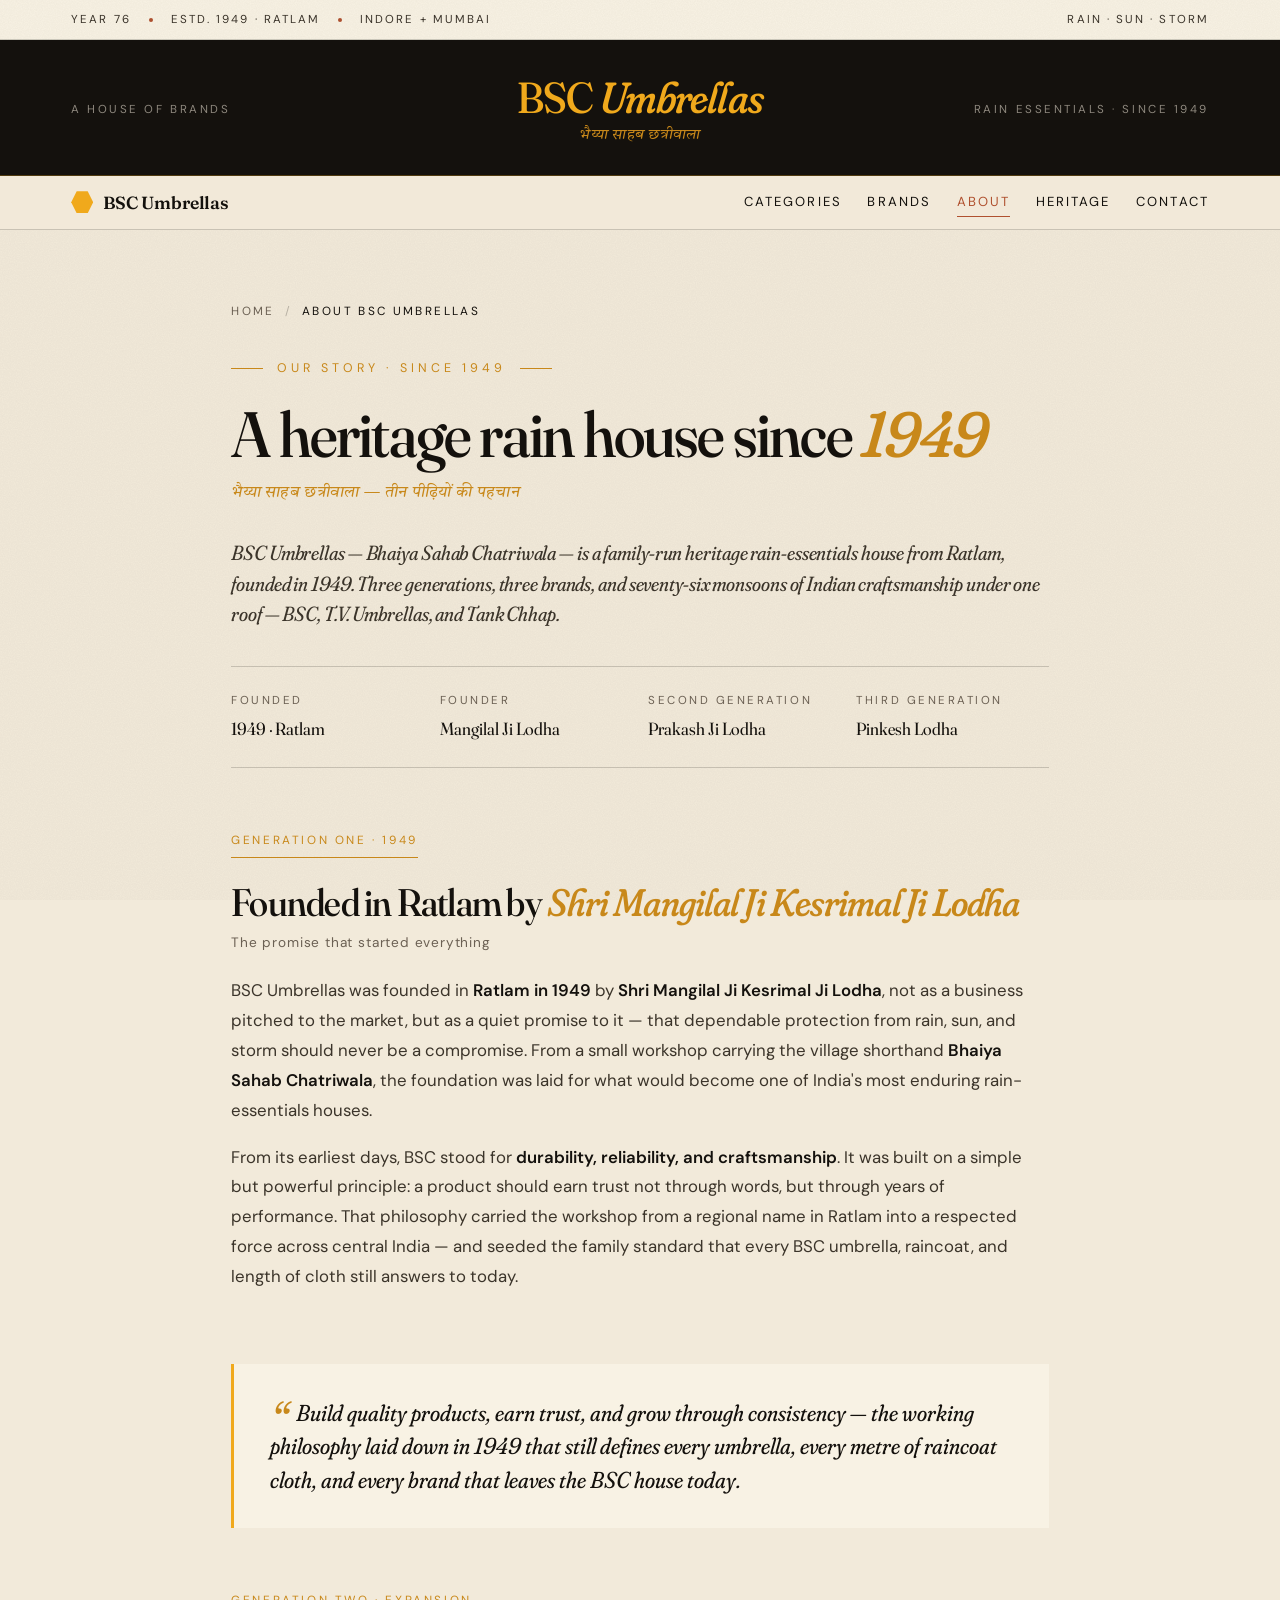
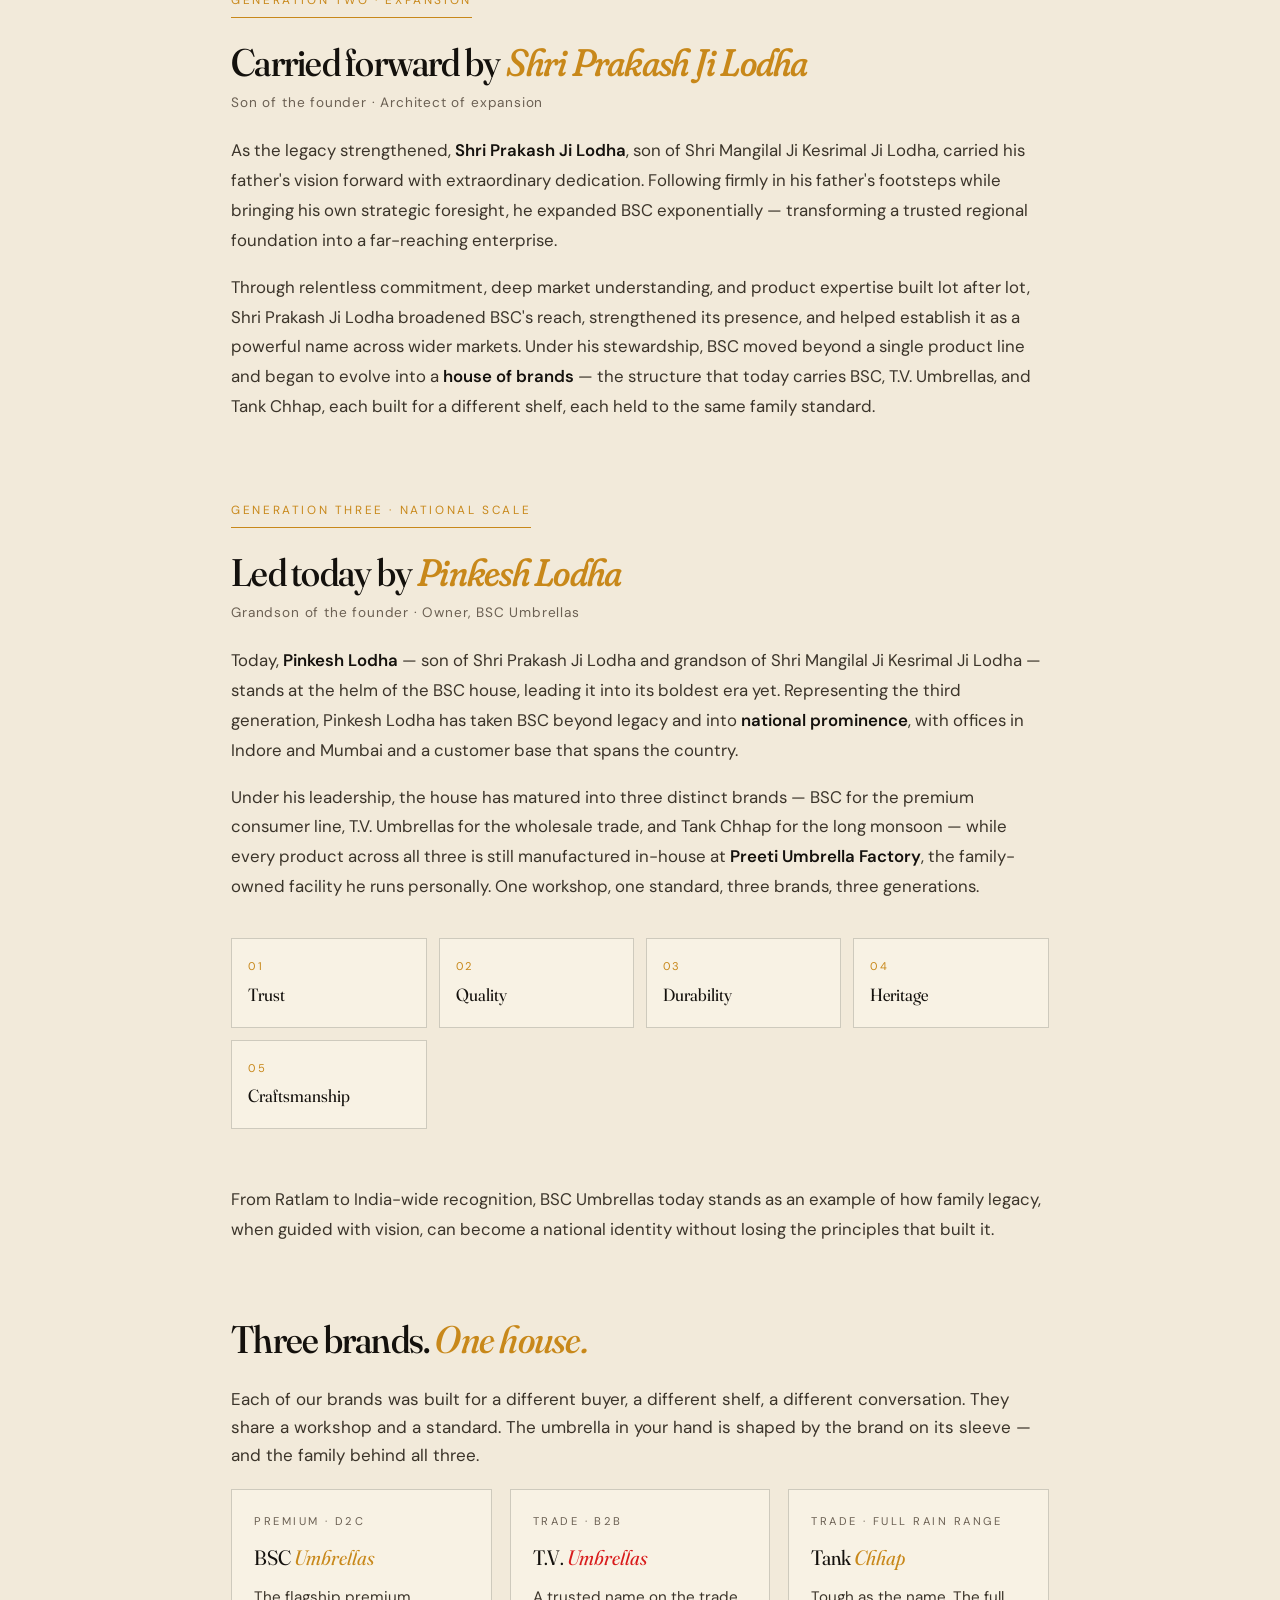
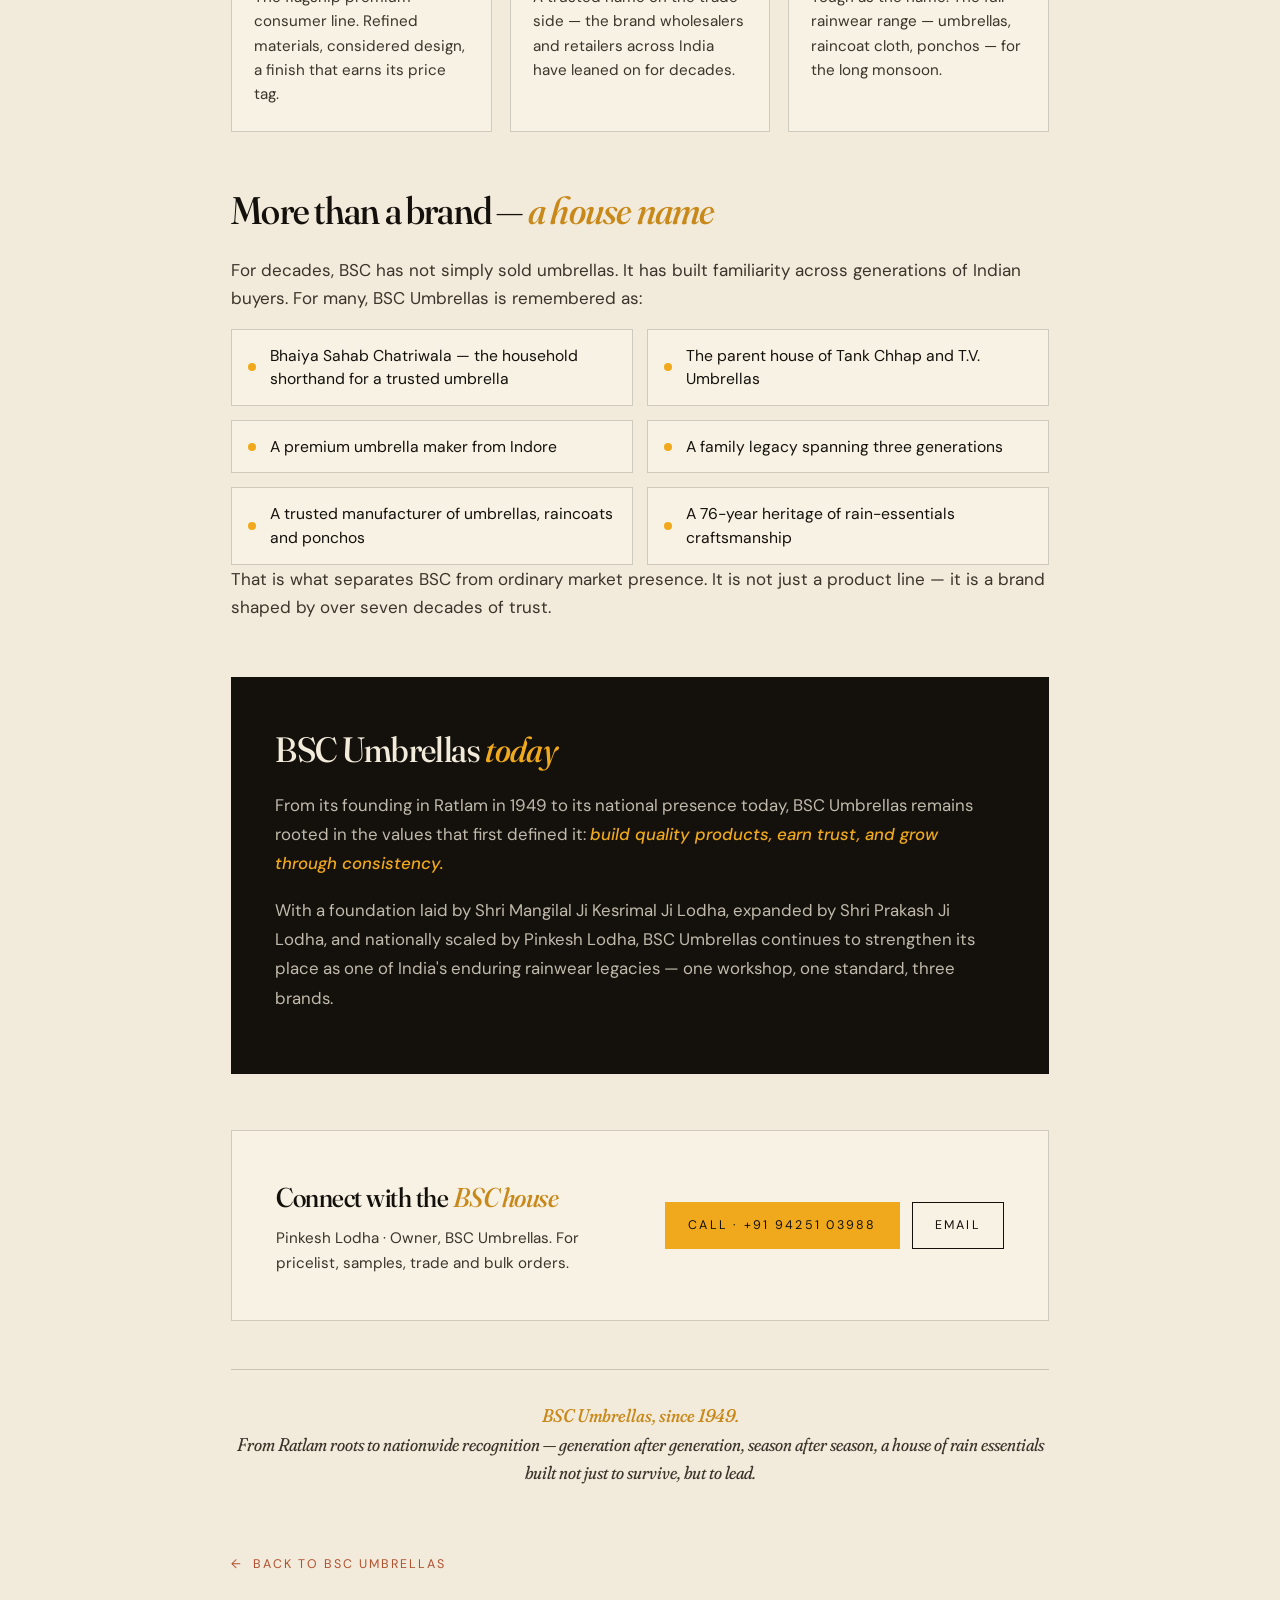
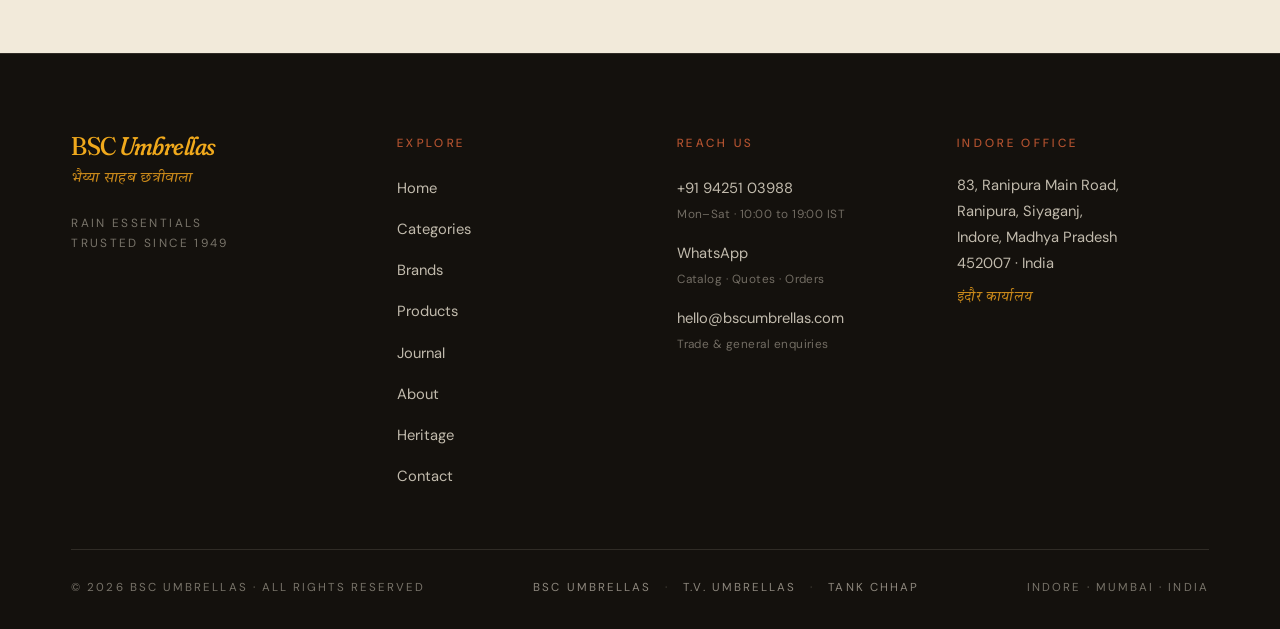
<file: about.html>
<!DOCTYPE html>
<html lang="en">
<head>
  <meta charset="UTF-8" />
  <meta name="viewport" content="width=device-width, initial-scale=1.0" />

  <title>About BSC Umbrellas — A Heritage Rain House Since 1949</title>
  <meta name="description" content="The story of BSC Umbrellas — Bhaiya Sahab Chatriwala. A family-run heritage rain-essentials house from Ratlam, founded in 1949. Three generations from Shri Mangilal Ji Lodha to Pinkesh Lodha, three brands — BSC, T.V. and Tank Chhap — and seventy-six monsoons of Indian craftsmanship." />
  <meta name="author" content="BSC Umbrellas" />
  <meta name="keywords" content="BSC Umbrellas, About BSC Umbrellas, Bhaiya Sahab Chatriwala, BSC Umbrellas history, BSC Umbrellas founder, Mangilal Ji Lodha, Prakash Ji Lodha, Pinkesh Lodha, Indore umbrella manufacturer, premium umbrella India, Tank Chhap, T.V. Umbrellas" />

  <link rel="canonical" href="https://bscumbrellas.in/about.html" />

  <meta property="og:type" content="website" />
  <meta property="og:title" content="About BSC Umbrellas — A Heritage Rain House Since 1949" />
  <meta property="og:description" content="The story of BSC Umbrellas — Bhaiya Sahab Chatriwala. A family-run heritage rain-essentials house from Ratlam, three generations and three brands since 1949." />
  <meta property="og:url" content="https://bscumbrellas.in/about.html" />
  <meta property="og:site_name" content="BSC Umbrellas" />
  <meta property="og:image" content="https://res.cloudinary.com/dgiyxtmkl/image/upload/v1777823914/BSC_Logo.png" />

  <meta name="twitter:card" content="summary_large_image" />
  <meta name="twitter:title" content="About BSC Umbrellas — A Heritage Rain House Since 1949" />
  <meta name="twitter:description" content="A family-run heritage rain-essentials house from Ratlam — three generations, three brands, since 1949." />
  <meta name="twitter:image" content="https://res.cloudinary.com/dgiyxtmkl/image/upload/v1777823914/BSC_Logo.png" />

  <link rel="icon" type="image/svg+xml" href="/favicon.svg" />
  <meta name="theme-color" content="#F0A91C" />

  <link rel="preconnect" href="https://fonts.googleapis.com" />
  <link rel="preconnect" href="https://fonts.gstatic.com" crossorigin />
  <link href="https://fonts.googleapis.com/css2?family=Fraunces:opsz,wght,SOFT,WONK@9..144,300..900,0..100,0..1&family=DM+Sans:opsz,wght@9..40,300..700&family=Tiro+Devanagari+Hindi:ital@0;1&display=swap" rel="stylesheet" />

  <style>
    :root {
      --paper:        #F2EADA;
      --paper-light:  #F8F2E4;
      --paper-deep:   #E8DFC9;
      --ink:          #14110D;
      --ink-soft:     #3B342A;
      --ink-mute:     #6B6053;
      --rule:         rgba(20,17,13,0.18);
      --bsc-amber:    #F0A91C;
      --bsc-amber-deep: #C8881A;
      --tank-yellow:  #F4B41A;
      --tv-red:       #D81B1B;
      --rust:         #B0512F;
      --accent:       var(--bsc-amber);
      --accent-deep:  var(--bsc-amber-deep);
      --max:          1240px;
      --gutter:       clamp(20px, 4vw, 56px);
      --serif:        'Fraunces', 'Bodoni Moda', Georgia, serif;
      --sans:         'DM Sans', system-ui, sans-serif;
      --deva:         'Tiro Devanagari Hindi', serif;
    }
    *, *::before, *::after { box-sizing: border-box; }
    html { scroll-behavior: smooth; }
    body { margin: 0; background: var(--paper); color: var(--ink); font-family: var(--sans); font-size: 1.0625rem; line-height: 1.65; -webkit-font-smoothing: antialiased; text-rendering: optimizeLegibility; overflow-x: hidden; }
    body::before { content: ''; position: fixed; inset: 0; pointer-events: none; z-index: 1; background-image: url("data:image/svg+xml;utf8,<svg xmlns='http://www.w3.org/2000/svg' width='400' height='400'><filter id='n'><feTurbulence type='fractalNoise' baseFrequency='0.85' numOctaves='2' seed='3'/><feColorMatrix values='0 0 0 0 0.08  0 0 0 0 0.07  0 0 0 0 0.05  0 0 0 0.18 0'/></filter><rect width='100%25' height='100%25' filter='url(%23n)' opacity='0.55'/></svg>"); background-size: 400px 400px; opacity: 0.5; mix-blend-mode: multiply; }
    main, header, footer, nav { position: relative; z-index: 2; }
    h1, h2, h3, h4 { font-family: var(--serif); font-weight: 500; letter-spacing: -0.018em; color: var(--ink); margin: 0; font-variation-settings: 'opsz' 144, 'SOFT' 25, 'WONK' 0; }
    p { margin: 0 0 1em; color: var(--ink-soft); }
    a { color: inherit; text-decoration: none; }
    img { max-width: 100%; height: auto; display: block; }
    .container { max-width: var(--max); margin: 0 auto; padding: 0 var(--gutter); }

    .masthead-bar { border-bottom: 1px solid var(--rule); background: var(--paper-light); font-family: var(--sans); font-size: 0.72rem; letter-spacing: 0.18em; text-transform: uppercase; color: var(--ink-soft); }
    .masthead-bar .container { display: flex; justify-content: space-between; align-items: center; padding-top: 10px; padding-bottom: 10px; gap: 20px; flex-wrap: wrap; }
    .masthead-bar .left, .masthead-bar .right { display: flex; gap: 18px; align-items: center; }
    .masthead-bar .dot { width: 4px; height: 4px; border-radius: 50%; background: var(--rust); display: inline-block; }
    @media (max-width: 720px) { .masthead-bar { display: none; } }

    .masthead { border-bottom: 1px solid rgba(240, 169, 28, 0.28); padding: 36px 0 32px; background: var(--ink); position: relative; }
    .masthead .container { display: grid; grid-template-columns: 1fr auto 1fr; align-items: center; gap: 24px; }
    .masthead-left, .masthead-right { font-family: var(--sans); font-size: 0.72rem; letter-spacing: 0.22em; text-transform: uppercase; color: rgba(242, 234, 218, 0.55); }
    .masthead-right { text-align: right; }
    .masthead-center { display: flex; flex-direction: column; align-items: center; gap: 8px; }
    .masthead-title { font-family: var(--serif); font-weight: 500; font-variation-settings: 'opsz' 144, 'SOFT' 50, 'WONK' 1; font-size: clamp(1.8rem, 3.4vw, 3rem); letter-spacing: -0.02em; line-height: 1; text-align: center; color: var(--bsc-amber); }
    .masthead-title em { font-style: italic; color: var(--bsc-amber); font-variation-settings: 'opsz' 144, 'SOFT' 100, 'WONK' 1; }
    .masthead-deva { font-family: var(--deva); font-style: italic; font-size: 0.95rem; color: var(--bsc-amber-deep); letter-spacing: 0.02em; line-height: 1; }
    @media (max-width: 720px) { .masthead .container { grid-template-columns: 1fr; text-align: center; } .masthead-right { text-align: center; } }

    nav.primary { position: sticky; top: 0; z-index: 50; background: rgba(242,234,218,0.92); border-bottom: 1px solid var(--rule); backdrop-filter: blur(8px); -webkit-backdrop-filter: blur(8px); }
    nav.primary .container { display: flex; justify-content: space-between; align-items: center; padding-top: 12px; padding-bottom: 12px; gap: 16px; flex-wrap: wrap; }
    .nav-mark { font-family: var(--serif); font-weight: 600; font-size: 1.1rem; letter-spacing: -0.01em; display: flex; align-items: center; gap: 10px; color: var(--ink); }
    .nav-mark::before { content: ''; width: 22px; height: 22px; background: var(--bsc-amber); clip-path: polygon(25% 0%, 75% 0%, 100% 50%, 75% 100%, 25% 100%, 0% 50%); display: inline-block; }
    .nav-links { display: flex; gap: clamp(14px, 2vw, 28px); list-style: none; padding: 0; margin: 0; font-size: 0.82rem; letter-spacing: 0.16em; text-transform: uppercase; color: var(--ink-soft); flex-wrap: wrap; }
    .nav-links a { position: relative; padding: 6px 0; transition: color 0.2s ease; color: var(--ink); }
    .nav-links a:hover { color: var(--rust); }
    .nav-links a.active { color: var(--rust); border-bottom: 1px solid var(--rust); }
    @media (max-width: 560px) { nav.primary .container { gap: 10px; justify-content: center; } .nav-links { gap: 18px; font-size: 0.72rem; letter-spacing: 0.14em; flex-wrap: wrap; justify-content: center; } .nav-mark { font-size: 0.95rem; gap: 0; } .nav-mark::before { display: none; } }

    .page-wrap { max-width: 920px; margin: 0 auto; padding: clamp(40px, 6vw, 72px) var(--gutter) clamp(48px, 6vw, 80px); }

    .breadcrumb { font-size: 0.74rem; letter-spacing: 0.2em; text-transform: uppercase; color: var(--ink-mute); margin-bottom: 28px; display: flex; gap: 10px; align-items: center; flex-wrap: wrap; }
    .breadcrumb a { color: var(--ink-mute); transition: color 0.2s; }
    .breadcrumb a:hover { color: var(--rust); }
    .breadcrumb .sep { color: rgba(20,17,13,0.25); }
    .breadcrumb .current { color: var(--ink); }

    .hero-eyebrow { display: inline-flex; align-items: center; gap: 14px; font-family: var(--sans); font-size: 0.78rem; letter-spacing: 0.32em; text-transform: uppercase; color: var(--accent-deep); margin: 0 0 22px; }
    .hero-eyebrow::before, .hero-eyebrow::after { content: ''; width: 32px; height: 1px; background: var(--accent-deep); }

    .page-title { font-size: clamp(2.2rem, 5vw, 4rem); line-height: 1.04; letter-spacing: -0.028em; margin: 0 0 24px; font-variation-settings: 'opsz' 144, 'SOFT' 30, 'WONK' 1; }
    .page-title em { font-style: italic; color: var(--accent-deep); font-variation-settings: 'opsz' 144, 'SOFT' 100, 'WONK' 1; }

    .lede { font-family: var(--serif); font-size: clamp(1.15rem, 1.6vw, 1.4rem); line-height: 1.5; color: var(--ink-soft); letter-spacing: -0.005em; margin: 0 0 36px; font-style: italic; font-variation-settings: 'opsz' 144, 'SOFT' 70, 'WONK' 0; }

    .deva-note { font-family: var(--deva); font-style: italic; font-size: 1rem; color: var(--accent-deep); letter-spacing: 0.02em; margin: -12px 0 32px; }

    .quick-facts { display: grid; grid-template-columns: repeat(auto-fit, minmax(180px, 1fr)); gap: 16px; padding: 24px 0; margin: 16px 0 56px; border-top: 1px solid var(--rule); border-bottom: 1px solid var(--rule); }
    .qf-item { display: flex; flex-direction: column; gap: 4px; }
    .qf-label { font-size: 0.72rem; letter-spacing: 0.22em; text-transform: uppercase; color: var(--ink-mute); }
    .qf-value { font-family: var(--serif); font-size: 1.1rem; color: var(--ink); font-variation-settings: 'opsz' 144, 'SOFT' 30, 'WONK' 0; }

    .gen-section { margin: 0 0 72px; }
    .gen-section:last-of-type { margin-bottom: 56px; }
    .gen-tag { display: inline-block; font-family: var(--sans); font-size: 0.74rem; letter-spacing: 0.22em; text-transform: uppercase; color: var(--accent-deep); padding: 4px 0 6px; border-bottom: 1px solid var(--accent-deep); margin-bottom: 22px; }
    .gen-section h2 { font-size: clamp(1.7rem, 3.2vw, 2.4rem); line-height: 1.15; letter-spacing: -0.02em; margin: 0 0 8px; font-variation-settings: 'opsz' 144, 'SOFT' 30, 'WONK' 1; }
    .gen-section h2 em { font-style: italic; color: var(--accent-deep); font-variation-settings: 'opsz' 144, 'SOFT' 100, 'WONK' 1; }
    .gen-meta { font-family: var(--sans); font-size: 0.85rem; letter-spacing: 0.06em; color: var(--ink-mute); margin-bottom: 22px; }
    .gen-section p { font-size: 1.05rem; line-height: 1.78; color: var(--ink-soft); }
    .gen-section p strong { color: var(--ink); font-weight: 600; }

    .pull-quote { margin: 56px 0; padding: 32px clamp(20px, 3vw, 36px); border-left: 3px solid var(--accent); background: var(--paper-light); font-family: var(--serif); font-style: italic; font-size: clamp(1.15rem, 1.8vw, 1.5rem); line-height: 1.45; color: var(--ink); font-variation-settings: 'opsz' 144, 'SOFT' 80, 'WONK' 0; }
    .pull-quote::before { content: '\201C'; font-size: 2.2em; line-height: 0; color: var(--accent-deep); margin-right: 6px; vertical-align: -0.35em; }

    .values { display: grid; grid-template-columns: repeat(auto-fit, minmax(160px, 1fr)); gap: 12px; margin: 36px 0 56px; }
    .value-pill { padding: 18px 16px; border: 1px solid var(--rule); background: var(--paper-light); display: flex; flex-direction: column; gap: 4px; }
    .value-pill .v-num { font-family: var(--sans); font-size: 0.7rem; letter-spacing: 0.22em; color: var(--accent-deep); }
    .value-pill .v-name { font-family: var(--serif); font-size: 1.1rem; color: var(--ink); font-variation-settings: 'opsz' 144, 'SOFT' 30, 'WONK' 0; }

    .brands-row { display: grid; grid-template-columns: repeat(3, 1fr); gap: 18px; margin: 0 0 56px; }
    @media (max-width: 720px) { .brands-row { grid-template-columns: 1fr; } }
    .brand-card { padding: 22px 22px 24px; border: 1px solid var(--rule); background: var(--paper-light); display: flex; flex-direction: column; gap: 10px; }
    .brand-card .b-name { font-family: var(--serif); font-size: 1.3rem; color: var(--ink); font-variation-settings: 'opsz' 144, 'SOFT' 30, 'WONK' 1; }
    .brand-card .b-name em { font-style: italic; }
    .brand-card.bsc .b-name em { color: var(--bsc-amber-deep); }
    .brand-card.tv .b-name em { color: var(--tv-red); }
    .brand-card.tank .b-name em { color: var(--bsc-amber-deep); }
    .brand-card .b-tag { font-family: var(--sans); font-size: 0.7rem; letter-spacing: 0.22em; text-transform: uppercase; color: var(--ink-mute); }
    .brand-card .b-desc { font-size: 0.95rem; line-height: 1.6; color: var(--ink-soft); margin: 0; }

    .remembered { margin: 0 0 56px; }
    .remembered h2 { font-size: clamp(1.7rem, 3.2vw, 2.4rem); line-height: 1.15; letter-spacing: -0.02em; margin: 0 0 24px; font-variation-settings: 'opsz' 144, 'SOFT' 30, 'WONK' 1; }
    .remembered h2 em { font-style: italic; color: var(--accent-deep); }
    .remembered ul { list-style: none; margin: 0; padding: 0; display: grid; grid-template-columns: 1fr 1fr; gap: 14px; }
    @media (max-width: 720px) { .remembered ul { grid-template-columns: 1fr; } }
    .remembered li { padding: 14px 18px; border: 1px solid var(--rule); background: var(--paper-light); font-size: 0.98rem; line-height: 1.5; color: var(--ink); position: relative; padding-left: 38px; }
    .remembered li::before { content: ''; position: absolute; left: 16px; top: 50%; transform: translateY(-50%); width: 8px; height: 8px; background: var(--accent); border-radius: 50%; }

    .today-section { margin: 0 0 56px; padding: clamp(28px, 4vw, 44px); background: var(--ink); color: var(--paper); }
    .today-section h2 { color: var(--paper); font-size: clamp(1.6rem, 3vw, 2.2rem); margin: 0 0 12px; font-variation-settings: 'opsz' 144, 'SOFT' 30, 'WONK' 1; }
    .today-section h2 em { font-style: italic; color: var(--accent); }
    .today-section p { color: rgba(242,234,218,0.78); font-size: 1.05rem; line-height: 1.75; }
    .today-section p strong { color: var(--accent); font-weight: 500; font-style: italic; }

    .cta-block { margin-top: 16px; padding: clamp(28px, 4vw, 44px); background: var(--paper-light); border: 1px solid var(--rule); display: grid; grid-template-columns: 1fr auto; gap: 28px; align-items: center; }
    @media (max-width: 720px) { .cta-block { grid-template-columns: 1fr; text-align: center; } }
    .cta-block h3 { font-size: clamp(1.3rem, 2.2vw, 1.7rem); margin: 0 0 6px; }
    .cta-block h3 em { font-style: italic; color: var(--accent-deep); }
    .cta-block p { margin: 0; color: var(--ink-soft); font-size: 0.95rem; }
    .cta-buttons { display: flex; gap: 12px; flex-wrap: wrap; }
    .btn { display: inline-flex; align-items: center; gap: 8px; padding: 12px 22px; font-family: var(--sans); font-size: 0.78rem; letter-spacing: 0.18em; text-transform: uppercase; border: 1px solid var(--ink); color: var(--ink); transition: background 0.2s, color 0.2s; }
    .btn:hover { background: var(--ink); color: var(--paper); }
    .btn.primary { background: var(--accent); border-color: var(--accent); color: var(--ink); }
    .btn.primary:hover { background: var(--accent-deep); border-color: var(--accent-deep); color: var(--paper); }

    .closing-line { margin-top: 48px; padding-top: 32px; border-top: 1px solid var(--rule); font-family: var(--serif); font-style: italic; font-size: 1.15rem; color: var(--ink-soft); text-align: center; line-height: 1.55; font-variation-settings: 'opsz' 144, 'SOFT' 80, 'WONK' 0; }
    .closing-line strong { color: var(--accent-deep); font-weight: 500; }

    .back-link { display: inline-flex; align-items: center; gap: 10px; color: var(--rust); font-size: 0.78rem; letter-spacing: 0.16em; text-transform: uppercase; margin-top: 48px; transition: gap 0.3s; }
    .back-link:hover { gap: 16px; }

    /* Footer */
    footer.bottom { background: var(--ink); color: rgba(242,234,218,0.6); padding: clamp(56px, 7vw, 80px) 0 32px; border-top: 1px solid rgba(242,234,218,0.12); font-family: var(--sans); }
    .footer-grid { display: grid; grid-template-columns: 1.2fr 1fr 1fr 1.1fr; gap: clamp(32px, 4vw, 56px); padding-bottom: clamp(40px, 5vw, 60px); border-bottom: 1px solid rgba(242,234,218,0.12); }
    @media (max-width: 900px) { .footer-grid { grid-template-columns: 1fr 1fr; gap: 36px; } }
    @media (max-width: 540px) { .footer-grid { grid-template-columns: 1fr; } }
    .footer-brand { display: flex; flex-direction: column; gap: 10px; }
    .footer-mark { font-family: var(--serif); font-weight: 500; font-size: 1.6rem; letter-spacing: -0.02em; color: var(--bsc-amber); line-height: 1; font-variation-settings: 'opsz' 144, 'SOFT' 50, 'WONK' 1; }
    .footer-mark em { font-style: italic; font-variation-settings: 'opsz' 144, 'SOFT' 100, 'WONK' 1; }
    .footer-deva { font-family: var(--deva); font-style: italic; font-size: 0.95rem; color: var(--bsc-amber-deep); letter-spacing: 0.02em; line-height: 1.3; }
    .footer-tagline { font-size: 0.74rem; letter-spacing: 0.2em; text-transform: uppercase; color: rgba(242,234,218,0.45); margin-top: 14px; line-height: 1.7; }
    .footer-col h4 { font-family: var(--sans); font-weight: 500; font-size: 0.74rem; letter-spacing: 0.28em; text-transform: uppercase; color: var(--rust); margin: 0 0 20px; }
    .footer-list { list-style: none; margin: 0; padding: 0; display: flex; flex-direction: column; gap: 13px; }
    .footer-list a { color: rgba(242,234,218,0.78); font-size: 0.92rem; transition: color 0.2s ease; display: inline-block; }
    .footer-list a:hover { color: var(--bsc-amber); }
    .footer-list .small { display: block; font-size: 0.74rem; color: rgba(242,234,218,0.42); letter-spacing: 0.04em; margin-top: 4px; }
    .footer-address { font-style: normal; font-size: 0.92rem; line-height: 1.75; color: rgba(242,234,218,0.78); }
    .footer-address-deva { display: block; font-family: var(--deva); font-style: italic; color: var(--bsc-amber-deep); font-size: 0.85rem; margin-top: 10px; letter-spacing: 0.02em; }
    .footer-bottom { display: flex; justify-content: space-between; align-items: center; gap: 20px; flex-wrap: wrap; padding-top: 28px; font-size: 0.72rem; letter-spacing: 0.18em; text-transform: uppercase; color: rgba(242,234,218,0.45); }
    .footer-bottom .brands-list { display: flex; gap: 14px; align-items: center; flex-wrap: wrap; }
    .footer-bottom .brands-list span:not(.dot) { color: rgba(242,234,218,0.55); }
    .footer-bottom .dot { color: rgba(242,234,218,0.25); }
    @media (max-width: 720px) { .footer-bottom { justify-content: center; text-align: center; flex-direction: column; } }
  </style>

  <script type="application/ld+json">
  {
    "@context": "https://schema.org",
    "@type": "AboutPage",
    "name": "About BSC Umbrellas",
    "url": "https://bscumbrellas.in/about.html",
    "description": "The story of BSC Umbrellas — Bhaiya Sahab Chatriwala. A heritage rain-essentials house from Ratlam, founded in 1949 by Shri Mangilal Ji Lodha and run today by Pinkesh Lodha across three brands: BSC, T.V. and Tank Chhap.",
    "mainEntity": {
      "@type": "Organization",
      "name": "BSC Umbrellas",
      "alternateName": ["Bhaiya Sahab Chatriwala", "भैय्या साहब छत्रीवाला"],
      "url": "https://bscumbrellas.in/",
      "logo": "https://res.cloudinary.com/dgiyxtmkl/image/upload/v1777823914/BSC_Logo.png",
      "foundingDate": "1949",
      "foundingLocation": {
        "@type": "Place",
        "name": "Ratlam, Madhya Pradesh, India"
      },
      "founder": {
        "@type": "Person",
        "name": "Shri Mangilal Ji Kesrimal Ji Lodha"
      },
      "telephone": "+91-9425103988",
      "email": "hello@bscumbrellas.com",
      "subOrganization": [
        { "@type": "Organization", "name": "BSC Umbrellas", "description": "Premium consumer umbrella brand" },
        { "@type": "Organization", "name": "T.V. Umbrellas", "description": "Wholesale trade umbrella brand" },
        { "@type": "Organization", "name": "Tank Chhap", "description": "Heritage umbrellas and raincoat cloth for the long monsoon" }
      ],
      "address": [
        {
          "@type": "PostalAddress",
          "streetAddress": "83, Ranipura Main Road, Ranipura, Siyaganj",
          "addressLocality": "Indore",
          "addressRegion": "Madhya Pradesh",
          "postalCode": "452007",
          "addressCountry": "IN"
        },
        {
          "@type": "PostalAddress",
          "streetAddress": "398-E, Kolbhat Lane, Kalbadevi",
          "addressLocality": "Mumbai",
          "addressRegion": "Maharashtra",
          "postalCode": "400002",
          "addressCountry": "IN"
        }
      ],
      "employee": {
        "@type": "Person",
        "name": "Pinkesh Lodha",
        "jobTitle": "Owner",
        "worksFor": { "@type": "Organization", "name": "BSC Umbrellas" }
      }
    }
  }
  </script>
</head>
<body>

  <div class="masthead-bar">
    <div class="container">
      <div class="left">
        <span>Year 76</span>
        <span class="dot"></span>
        <span>Estd. 1949 &middot; Ratlam</span>
        <span class="dot"></span>
        <span>Indore + Mumbai</span>
      </div>
      <div class="right"><span>Rain &middot; Sun &middot; Storm</span></div>
    </div>
  </div>

  <header class="masthead">
    <div class="container">
      <div class="masthead-left">A House of Brands</div>
      <div class="masthead-center">
        <h1 class="masthead-title"><a href="index.html">BSC <em>Umbrellas</em></a></h1>
        <div class="masthead-deva">भैय्या साहब छत्रीवाला</div>
      </div>
      <div class="masthead-right">Rain Essentials &middot; Since 1949</div>
    </div>
  </header>

  <nav class="primary">
    <div class="container">
      <a href="index.html" class="nav-mark">BSC Umbrellas</a>
      <ul class="nav-links">
        <li><a href="index.html#categories">Categories</a></li>
        <li><a href="index.html#brands">Brands</a></li>
        <li><a href="about.html" class="active">About</a></li>
        <li><a href="index.html#heritage">Heritage</a></li>
        <li><a href="index.html#contact">Contact</a></li>
      </ul>
    </div>
  </nav>

  <main>
    <article class="page-wrap">

      <nav class="breadcrumb" aria-label="Breadcrumb">
        <a href="index.html">Home</a>
        <span class="sep">/</span>
        <span class="current">About BSC Umbrellas</span>
      </nav>

      <div class="hero-eyebrow">Our Story &middot; Since 1949</div>

      <h1 class="page-title">A heritage rain house since <em>1949</em></h1>
      <div class="deva-note">भैय्या साहब छत्रीवाला &mdash; तीन पीढ़ियों की पहचान</div>

      <p class="lede">
        BSC Umbrellas &mdash; <em>Bhaiya Sahab Chatriwala</em> &mdash; is a family-run heritage rain-essentials house from Ratlam, founded in 1949. Three generations, three brands, and seventy-six monsoons of Indian craftsmanship under one roof &mdash; BSC, T.V. Umbrellas, and Tank Chhap.
      </p>

      <div class="quick-facts">
        <div class="qf-item">
          <span class="qf-label">Founded</span>
          <span class="qf-value">1949 &middot; Ratlam</span>
        </div>
        <div class="qf-item">
          <span class="qf-label">Founder</span>
          <span class="qf-value">Mangilal Ji Lodha</span>
        </div>
        <div class="qf-item">
          <span class="qf-label">Second Generation</span>
          <span class="qf-value">Prakash Ji Lodha</span>
        </div>
        <div class="qf-item">
          <span class="qf-label">Third Generation</span>
          <span class="qf-value">Pinkesh Lodha</span>
        </div>
      </div>

      <section class="gen-section">
        <span class="gen-tag">Generation One &middot; 1949</span>
        <h2>Founded in Ratlam by <em>Shri Mangilal Ji Kesrimal Ji Lodha</em></h2>
        <div class="gen-meta">The promise that started everything</div>
        <p>
          BSC Umbrellas was founded in <strong>Ratlam in 1949</strong> by <strong>Shri Mangilal Ji Kesrimal Ji Lodha</strong>, not as a business pitched to the market, but as a quiet promise to it &mdash; that dependable protection from rain, sun, and storm should never be a compromise. From a small workshop carrying the village shorthand <strong>Bhaiya Sahab Chatriwala</strong>, the foundation was laid for what would become one of India's most enduring rain-essentials houses.
        </p>
        <p>
          From its earliest days, BSC stood for <strong>durability, reliability, and craftsmanship</strong>. It was built on a simple but powerful principle: a product should earn trust not through words, but through years of performance. That philosophy carried the workshop from a regional name in Ratlam into a respected force across central India &mdash; and seeded the family standard that every BSC umbrella, raincoat, and length of cloth still answers to today.
        </p>
      </section>

      <div class="pull-quote">
        Build quality products, earn trust, and grow through consistency &mdash; the working philosophy laid down in 1949 that still defines every umbrella, every metre of raincoat cloth, and every brand that leaves the BSC house today.
      </div>

      <section class="gen-section">
        <span class="gen-tag">Generation Two &middot; Expansion</span>
        <h2>Carried forward by <em>Shri Prakash Ji Lodha</em></h2>
        <div class="gen-meta">Son of the founder &middot; Architect of expansion</div>
        <p>
          As the legacy strengthened, <strong>Shri Prakash Ji Lodha</strong>, son of Shri Mangilal Ji Kesrimal Ji Lodha, carried his father's vision forward with extraordinary dedication. Following firmly in his father's footsteps while bringing his own strategic foresight, he expanded BSC exponentially &mdash; transforming a trusted regional foundation into a far-reaching enterprise.
        </p>
        <p>
          Through relentless commitment, deep market understanding, and product expertise built lot after lot, Shri Prakash Ji Lodha broadened BSC's reach, strengthened its presence, and helped establish it as a powerful name across wider markets. Under his stewardship, BSC moved beyond a single product line and began to evolve into a <strong>house of brands</strong> &mdash; the structure that today carries BSC, T.V. Umbrellas, and Tank Chhap, each built for a different shelf, each held to the same family standard.
        </p>
      </section>

      <section class="gen-section">
        <span class="gen-tag">Generation Three &middot; National Scale</span>
        <h2>Led today by <em>Pinkesh Lodha</em></h2>
        <div class="gen-meta">Grandson of the founder &middot; Owner, BSC Umbrellas</div>
        <p>
          Today, <strong>Pinkesh Lodha</strong> &mdash; son of Shri Prakash Ji Lodha and grandson of Shri Mangilal Ji Kesrimal Ji Lodha &mdash; stands at the helm of the BSC house, leading it into its boldest era yet. Representing the third generation, Pinkesh Lodha has taken BSC beyond legacy and into <strong>national prominence</strong>, with offices in Indore and Mumbai and a customer base that spans the country.
        </p>
        <p>
          Under his leadership, the house has matured into three distinct brands &mdash; BSC for the premium consumer line, T.V. Umbrellas for the wholesale trade, and Tank Chhap for the long monsoon &mdash; while every product across all three is still manufactured in-house at <strong>Preeti Umbrella Factory</strong>, the family-owned facility he runs personally. One workshop, one standard, three brands, three generations.
        </p>

        <div class="values">
          <div class="value-pill"><span class="v-num">01</span><span class="v-name">Trust</span></div>
          <div class="value-pill"><span class="v-num">02</span><span class="v-name">Quality</span></div>
          <div class="value-pill"><span class="v-num">03</span><span class="v-name">Durability</span></div>
          <div class="value-pill"><span class="v-num">04</span><span class="v-name">Heritage</span></div>
          <div class="value-pill"><span class="v-num">05</span><span class="v-name">Craftsmanship</span></div>
        </div>

        <p>
          From Ratlam to India-wide recognition, BSC Umbrellas today stands as an example of how family legacy, when guided with vision, can become a national identity without losing the principles that built it.
        </p>
      </section>

      <section>
        <h2 style="font-size: clamp(1.7rem, 3.2vw, 2.4rem); line-height: 1.15; letter-spacing: -0.02em; margin: 0 0 24px; font-variation-settings: 'opsz' 144, 'SOFT' 30, 'WONK' 1;">Three brands. <em style="font-style: italic; color: var(--accent-deep);">One house.</em></h2>
        <p style="margin-bottom: 20px;">
          Each of our brands was built for a different buyer, a different shelf, a different conversation. They share a workshop and a standard. The umbrella in your hand is shaped by the brand on its sleeve &mdash; and the family behind all three.
        </p>
        <div class="brands-row">
          <div class="brand-card bsc">
            <div class="b-tag">Premium &middot; D2C</div>
            <div class="b-name">BSC <em>Umbrellas</em></div>
            <p class="b-desc">The flagship premium consumer line. Refined materials, considered design, a finish that earns its price tag.</p>
          </div>
          <div class="brand-card tv">
            <div class="b-tag">Trade &middot; B2B</div>
            <div class="b-name">T.V. <em>Umbrellas</em></div>
            <p class="b-desc">A trusted name on the trade side &mdash; the brand wholesalers and retailers across India have leaned on for decades.</p>
          </div>
          <div class="brand-card tank">
            <div class="b-tag">Trade &middot; Full Rain Range</div>
            <div class="b-name">Tank <em>Chhap</em></div>
            <p class="b-desc">Tough as the name. The full rainwear range &mdash; umbrellas, raincoat cloth, ponchos &mdash; for the long monsoon.</p>
          </div>
        </div>
      </section>

      <section class="remembered">
        <h2>More than a brand &mdash; <em>a house name</em></h2>
        <p>
          For decades, BSC has not simply sold umbrellas. It has built familiarity across generations of Indian buyers. For many, BSC Umbrellas is remembered as:
        </p>
        <ul>
          <li>Bhaiya Sahab Chatriwala &mdash; the household shorthand for a trusted umbrella</li>
          <li>The parent house of Tank Chhap and T.V. Umbrellas</li>
          <li>A premium umbrella maker from Indore</li>
          <li>A family legacy spanning three generations</li>
          <li>A trusted manufacturer of umbrellas, raincoats and ponchos</li>
          <li>A 76-year heritage of rain-essentials craftsmanship</li>
        </ul>
        <p>
          That is what separates BSC from ordinary market presence. It is not just a product line &mdash; it is a brand shaped by over seven decades of trust.
        </p>
      </section>

      <section class="today-section">
        <h2>BSC Umbrellas <em>today</em></h2>
        <p>
          From its founding in Ratlam in 1949 to its national presence today, BSC Umbrellas remains rooted in the values that first defined it: <strong>build quality products, earn trust, and grow through consistency.</strong>
        </p>
        <p>
          With a foundation laid by Shri Mangilal Ji Kesrimal Ji Lodha, expanded by Shri Prakash Ji Lodha, and nationally scaled by Pinkesh Lodha, BSC Umbrellas continues to strengthen its place as one of India's enduring rainwear legacies &mdash; one workshop, one standard, three brands.
        </p>
      </section>

      <div class="cta-block">
        <div>
          <h3>Connect with the <em>BSC house</em></h3>
          <p>Pinkesh Lodha &middot; Owner, BSC Umbrellas. For pricelist, samples, trade and bulk orders.</p>
        </div>
        <div class="cta-buttons">
          <a class="btn primary" href="tel:+919425103988">Call &middot; +91 94251 03988</a>
          <a class="btn" href="mailto:hello@bscumbrellas.com">Email</a>
        </div>
      </div>

      <p class="closing-line">
        <strong>BSC Umbrellas, since 1949.</strong><br />
        From Ratlam roots to nationwide recognition &mdash; generation after generation, season after season, a house of rain essentials built not just to survive, but to lead.
      </p>

      <a href="index.html" class="back-link">
        <span>&larr;</span>
        <span>Back to BSC Umbrellas</span>
      </a>

    </article>
  </main>

  <footer class="bottom">
    <div class="container">
      <div class="footer-grid">

        <div class="footer-brand">
          <div class="footer-mark">BSC <em>Umbrellas</em></div>
          <div class="footer-deva">भैय्या साहब छत्रीवाला</div>
          <div class="footer-tagline">Rain Essentials<br />Trusted Since 1949</div>
        </div>

        <div class="footer-col">
          <h4>Explore</h4>
          <ul class="footer-list">
            <li><a href="index.html">Home</a></li>
            <li><a href="index.html#categories">Categories</a></li>
            <li><a href="index.html#brands">Brands</a></li>
            <li><a href="products.html">Products</a></li>
            <li><a href="blog.html">Journal</a></li>
            <li><a href="about.html">About</a></li>
            <li><a href="index.html#heritage">Heritage</a></li>
            <li><a href="index.html#contact">Contact</a></li>
          </ul>
        </div>

        <div class="footer-col">
          <h4>Reach Us</h4>
          <ul class="footer-list">
            <li>
              <a href="tel:+919425103988">+91 94251 03988</a>
              <span class="small">Mon&ndash;Sat &middot; 10:00 to 19:00 IST</span>
            </li>
            <li>
              <a href="https://wa.me/919425103988" target="_blank" rel="noopener">WhatsApp</a>
              <span class="small">Catalog &middot; Quotes &middot; Orders</span>
            </li>
            <li>
              <a href="mailto:hello@bscumbrellas.com">hello@bscumbrellas.com</a>
              <span class="small">Trade &amp; general enquiries</span>
            </li>
          </ul>
        </div>

        <div class="footer-col">
          <h4>Indore Office</h4>
          <address class="footer-address">
            83, Ranipura Main Road,<br />
            Ranipura, Siyaganj,<br />
            Indore, Madhya Pradesh<br />
            452007 &middot; India
            <span class="footer-address-deva">इंदौर कार्यालय</span>
          </address>
        </div>

      </div>

      <div class="footer-bottom">
        <div>&copy; 2026 BSC Umbrellas &middot; All rights reserved</div>
        <div class="brands-list">
          <span>BSC Umbrellas</span>
          <span class="dot">&middot;</span>
          <span>T.V. Umbrellas</span>
          <span class="dot">&middot;</span>
          <span>Tank Chhap</span>
        </div>
        <div>Indore &middot; Mumbai &middot; India</div>
      </div>
    </div>
  </footer>

</body>
</html>
</file>
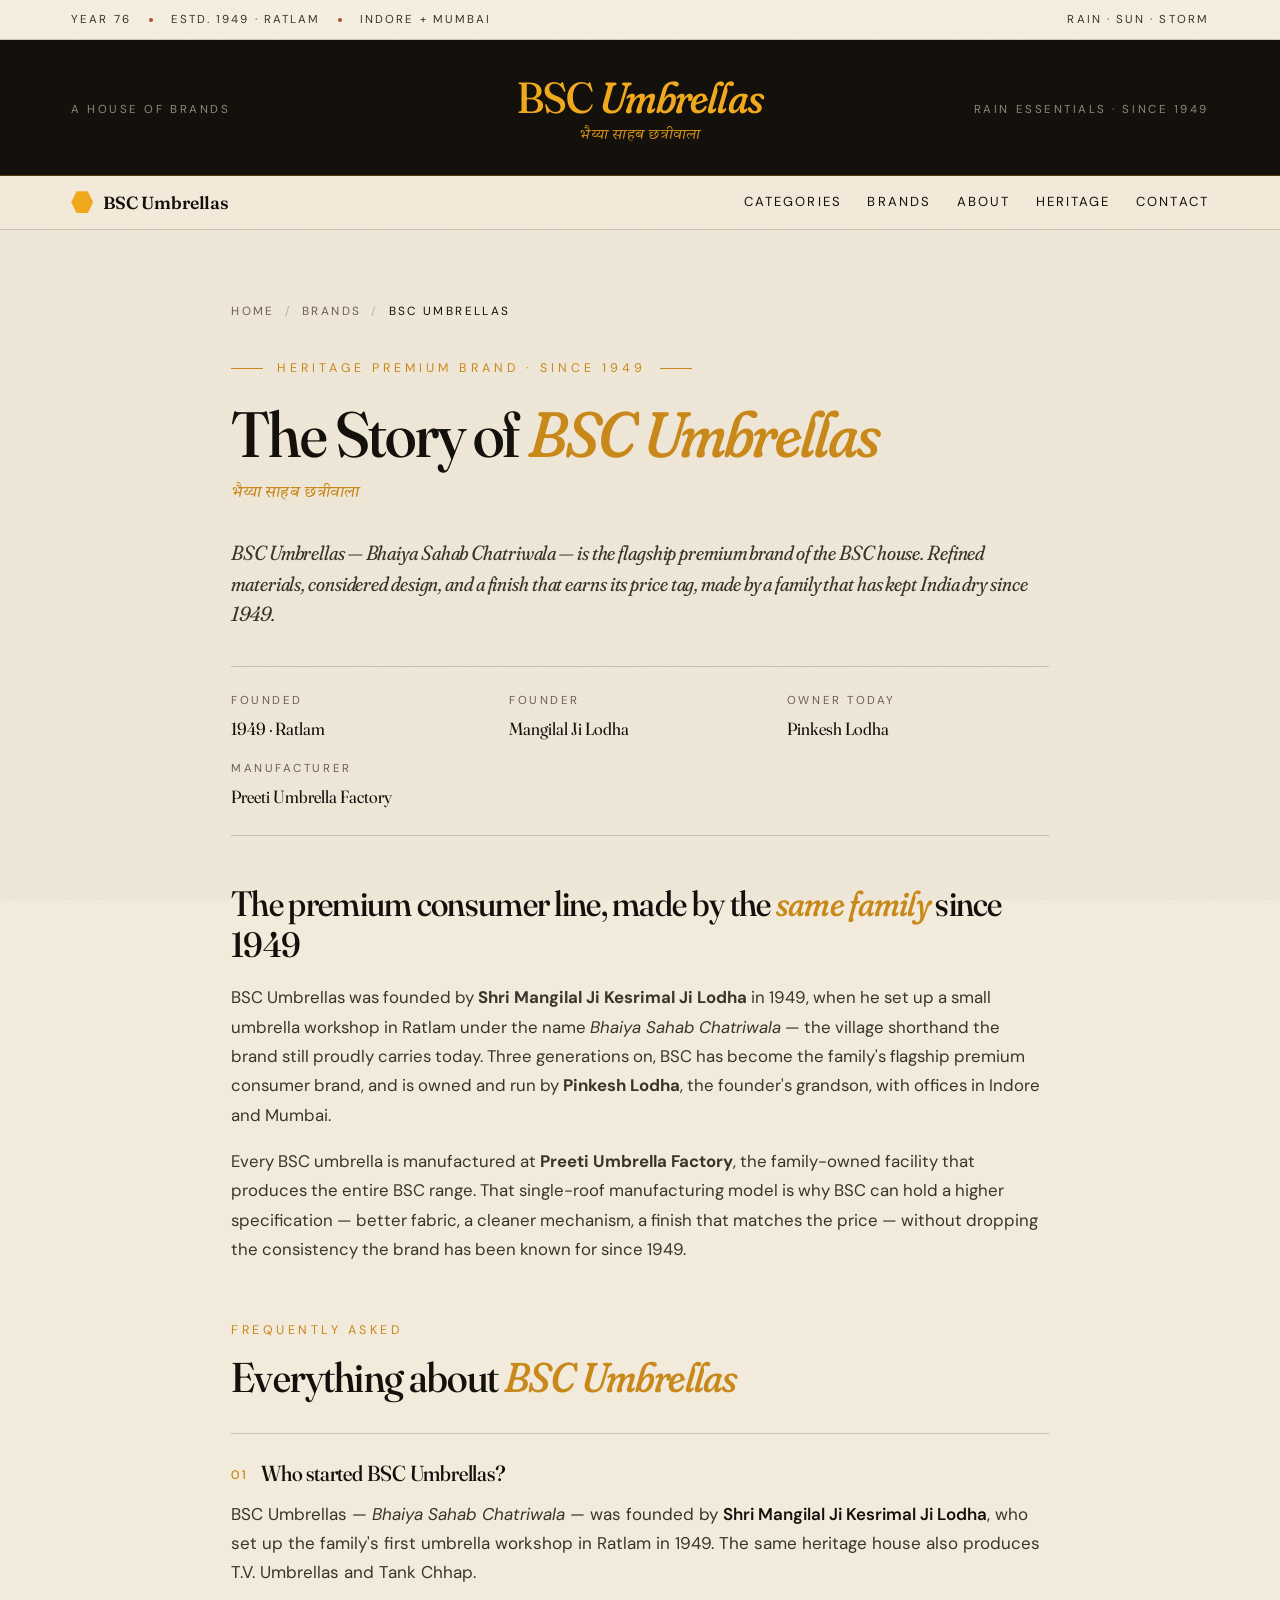
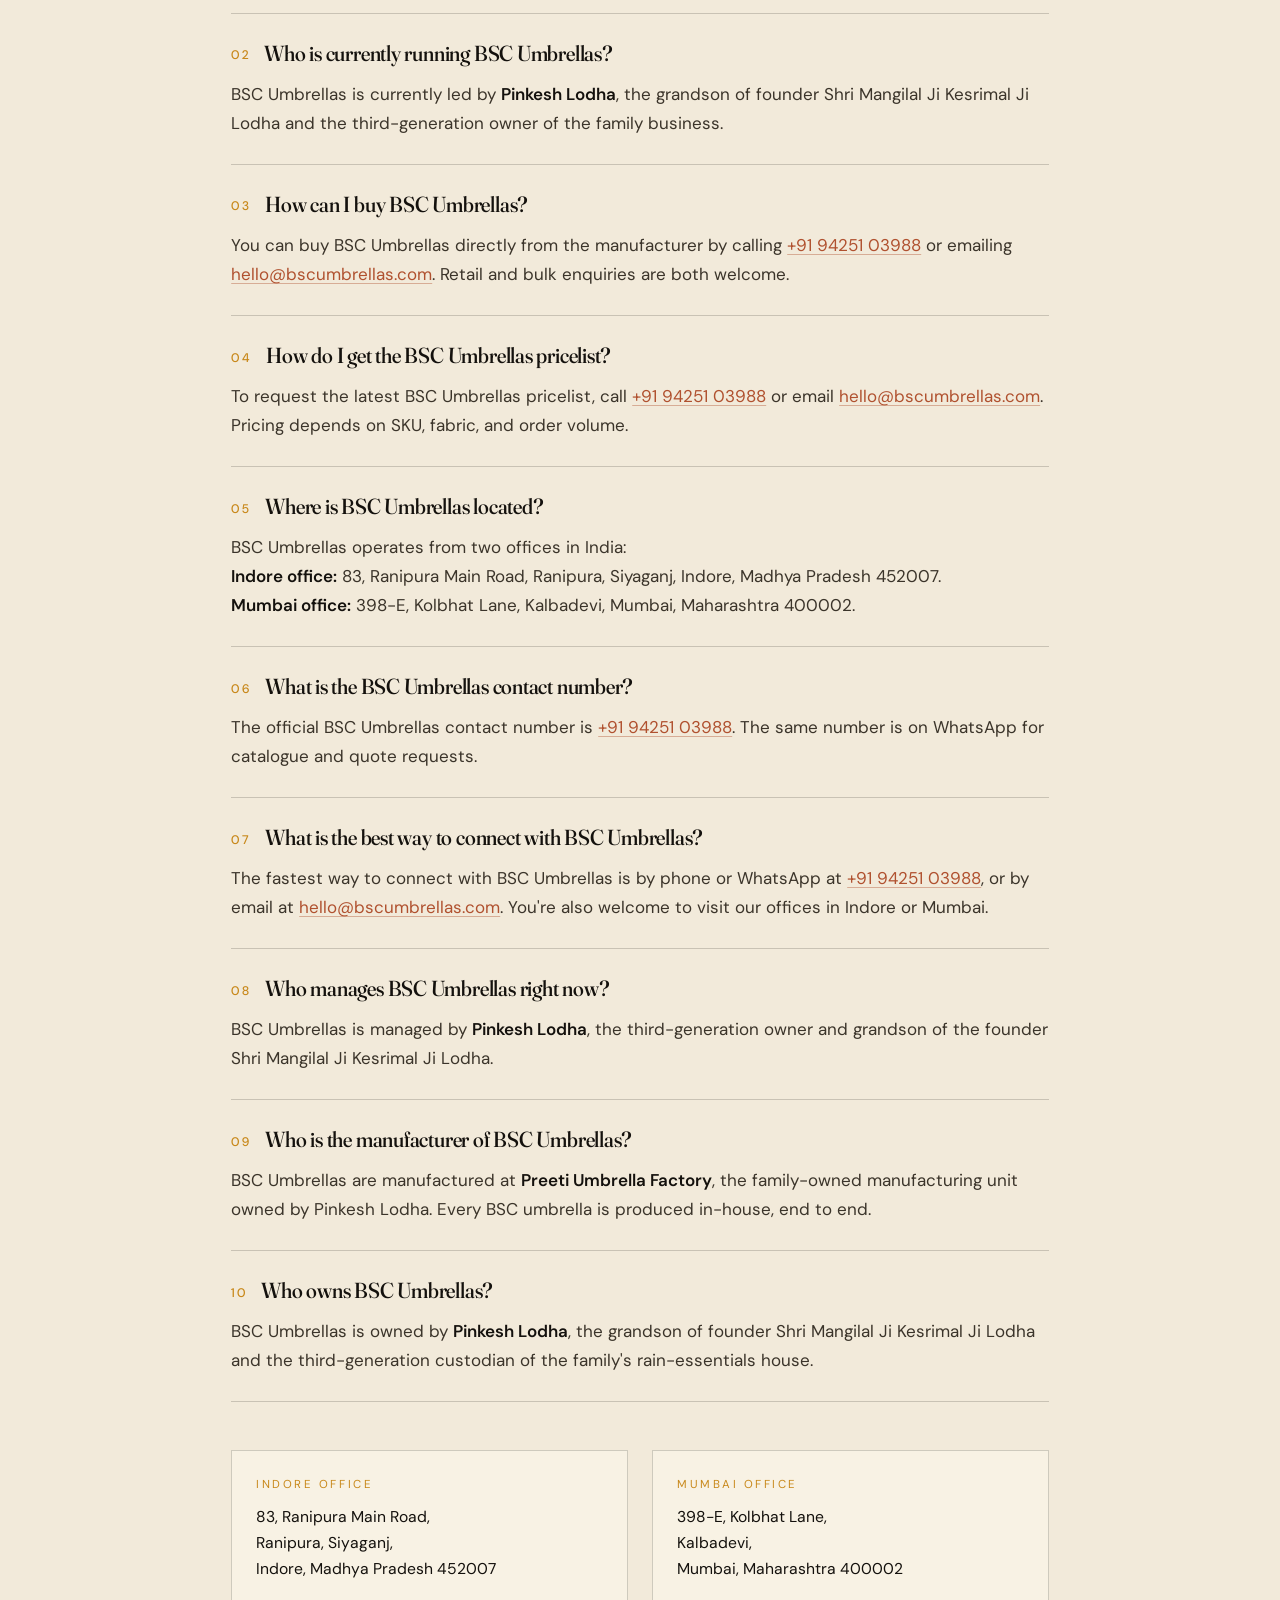
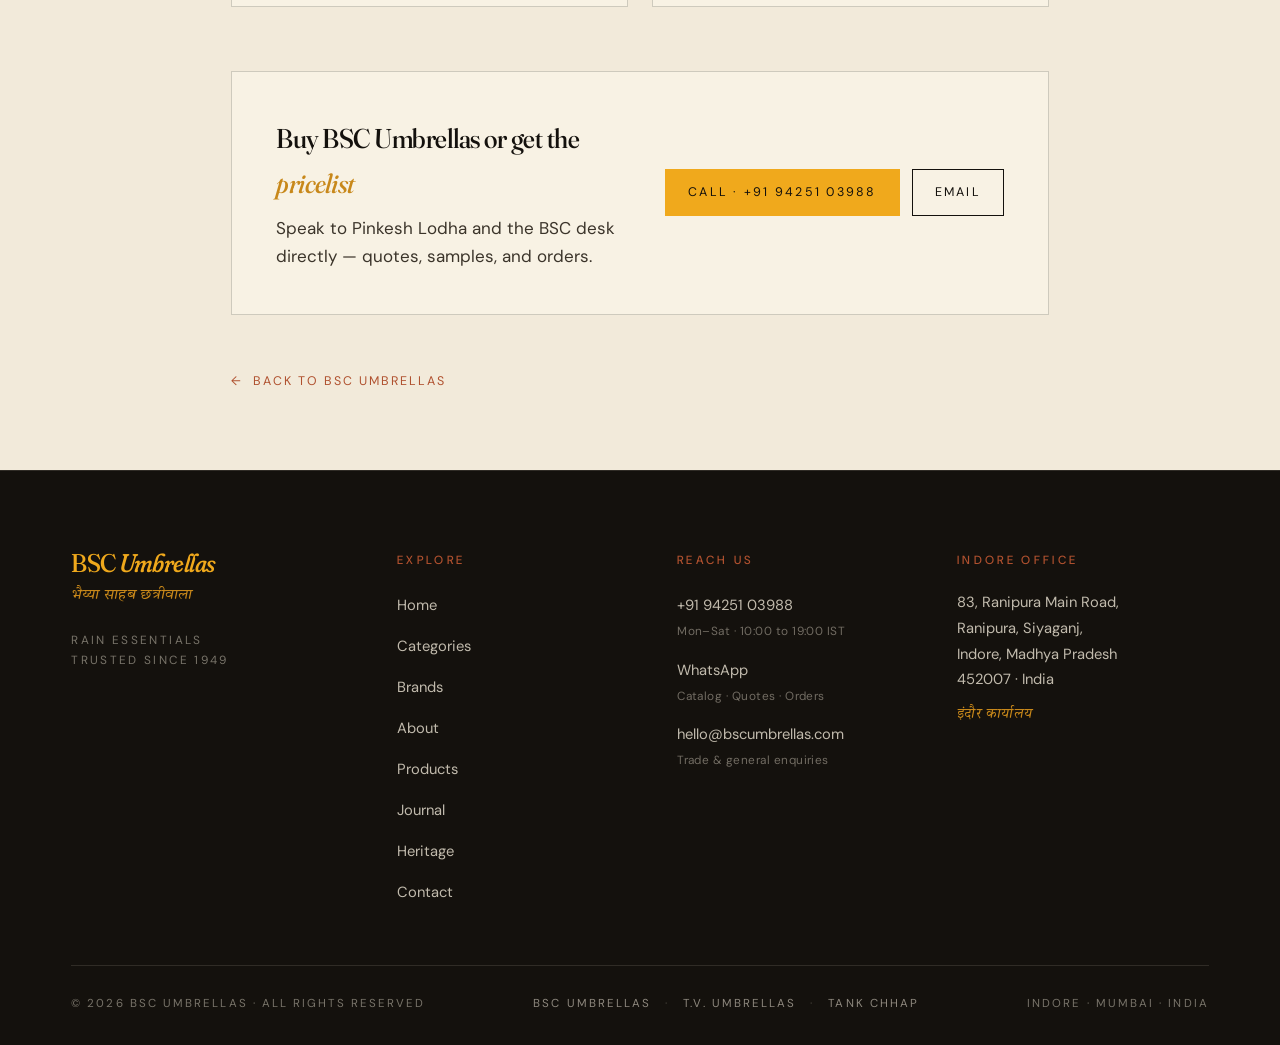
<file: bsc-umbrellas.html>
<!DOCTYPE html>
<html lang="en">
<head>
  <meta charset="UTF-8" />
  <meta name="viewport" content="width=device-width, initial-scale=1.0" />

  <title>About BSC Umbrellas — Heritage Premium Brand from Indore Since 1949</title>
  <meta name="description" content="The complete BSC Umbrellas buyer's guide — Bhaiya Sahab Chatriwala. Founder, current owner, manufacturing, locations, pricelist and how to order direct from the family in Indore." />
  <meta name="author" content="BSC Umbrellas" />
  <meta name="keywords" content="BSC Umbrellas, Bhaiya Sahab Chatriwala, BSC umbrella manufacturer, BSC umbrella pricelist, BSC umbrella India, premium umbrella India, Indore umbrella brand, Pinkesh Lodha, Preeti Umbrella Factory" />

  <link rel="canonical" href="https://bscumbrellas.in/bsc-umbrellas.html" />

  <meta property="og:type" content="website" />
  <meta property="og:title" content="BSC Umbrellas — Heritage Premium Brand from Indore Since 1949" />
  <meta property="og:description" content="Founder, current owner, manufacturing, locations and how to order BSC Umbrellas direct from the family." />
  <meta property="og:url" content="https://bscumbrellas.in/bsc-umbrellas.html" />
  <meta property="og:site_name" content="BSC Umbrellas" />
  <meta property="og:image" content="https://res.cloudinary.com/dgiyxtmkl/image/upload/v1777823914/BSC_Logo.png" />

  <meta name="twitter:card" content="summary_large_image" />
  <meta name="twitter:title" content="BSC Umbrellas — Heritage Premium Brand from Indore Since 1949" />
  <meta name="twitter:description" content="Owner, manufacturer, locations and how to order BSC Umbrellas direct." />
  <meta name="twitter:image" content="https://res.cloudinary.com/dgiyxtmkl/image/upload/v1777823914/BSC_Logo.png" />

  <link rel="icon" type="image/svg+xml" href="/favicon.svg" />
  <meta name="theme-color" content="#F0A91C" />

  <link rel="preconnect" href="https://fonts.googleapis.com" />
  <link rel="preconnect" href="https://fonts.gstatic.com" crossorigin />
  <link href="https://fonts.googleapis.com/css2?family=Fraunces:opsz,wght,SOFT,WONK@9..144,300..900,0..100,0..1&family=DM+Sans:opsz,wght@9..40,300..700&family=Tiro+Devanagari+Hindi:ital@0;1&display=swap" rel="stylesheet" />

  <style>
    :root {
      --paper:        #F2EADA;
      --paper-light:  #F8F2E4;
      --paper-deep:   #E8DFC9;
      --ink:          #14110D;
      --ink-soft:     #3B342A;
      --ink-mute:     #6B6053;
      --rule:         rgba(20,17,13,0.18);
      --bsc-amber:    #F0A91C;
      --bsc-amber-deep: #C8881A;
      --tank-yellow:  #F4B41A;
      --tv-red:       #D81B1B;
      --rust:         #B0512F;
      --accent:       var(--bsc-amber);
      --accent-deep:  var(--bsc-amber-deep);
      --max:          1240px;
      --gutter:       clamp(20px, 4vw, 56px);
      --serif:        'Fraunces', 'Bodoni Moda', Georgia, serif;
      --sans:         'DM Sans', system-ui, sans-serif;
      --deva:         'Tiro Devanagari Hindi', serif;
    }
    *, *::before, *::after { box-sizing: border-box; }
    html { scroll-behavior: smooth; }
    body { margin: 0; background: var(--paper); color: var(--ink); font-family: var(--sans); font-size: 1.0625rem; line-height: 1.65; -webkit-font-smoothing: antialiased; text-rendering: optimizeLegibility; overflow-x: hidden; }
    body::before { content: ''; position: fixed; inset: 0; pointer-events: none; z-index: 1; background-image: url("data:image/svg+xml;utf8,<svg xmlns='http://www.w3.org/2000/svg' width='400' height='400'><filter id='n'><feTurbulence type='fractalNoise' baseFrequency='0.85' numOctaves='2' seed='3'/><feColorMatrix values='0 0 0 0 0.08  0 0 0 0 0.07  0 0 0 0 0.05  0 0 0 0.18 0'/></filter><rect width='100%25' height='100%25' filter='url(%23n)' opacity='0.55'/></svg>"); background-size: 400px 400px; opacity: 0.5; mix-blend-mode: multiply; }
    main, header, footer, nav { position: relative; z-index: 2; }
    h1, h2, h3, h4 { font-family: var(--serif); font-weight: 500; letter-spacing: -0.018em; color: var(--ink); margin: 0; font-variation-settings: 'opsz' 144, 'SOFT' 25, 'WONK' 0; }
    p { margin: 0 0 1em; color: var(--ink-soft); }
    a { color: inherit; text-decoration: none; }
    img { max-width: 100%; height: auto; display: block; }
    .container { max-width: var(--max); margin: 0 auto; padding: 0 var(--gutter); }

    .masthead-bar { border-bottom: 1px solid var(--rule); background: var(--paper-light); font-family: var(--sans); font-size: 0.72rem; letter-spacing: 0.18em; text-transform: uppercase; color: var(--ink-soft); }
    .masthead-bar .container { display: flex; justify-content: space-between; align-items: center; padding-top: 10px; padding-bottom: 10px; gap: 20px; flex-wrap: wrap; }
    .masthead-bar .left, .masthead-bar .right { display: flex; gap: 18px; align-items: center; }
    .masthead-bar .dot { width: 4px; height: 4px; border-radius: 50%; background: var(--rust); display: inline-block; }
    @media (max-width: 720px) { .masthead-bar { display: none; } }

    .masthead { border-bottom: 1px solid rgba(240, 169, 28, 0.28); padding: 36px 0 32px; background: var(--ink); position: relative; }
    .masthead .container { display: grid; grid-template-columns: 1fr auto 1fr; align-items: center; gap: 24px; }
    .masthead-left, .masthead-right { font-family: var(--sans); font-size: 0.72rem; letter-spacing: 0.22em; text-transform: uppercase; color: rgba(242, 234, 218, 0.55); }
    .masthead-right { text-align: right; }
    .masthead-center { display: flex; flex-direction: column; align-items: center; gap: 8px; }
    .masthead-title { font-family: var(--serif); font-weight: 500; font-variation-settings: 'opsz' 144, 'SOFT' 50, 'WONK' 1; font-size: clamp(1.8rem, 3.4vw, 3rem); letter-spacing: -0.02em; line-height: 1; text-align: center; color: var(--bsc-amber); }
    .masthead-title em { font-style: italic; color: var(--bsc-amber); font-variation-settings: 'opsz' 144, 'SOFT' 100, 'WONK' 1; }
    .masthead-deva { font-family: var(--deva); font-style: italic; font-size: 0.95rem; color: var(--bsc-amber-deep); letter-spacing: 0.02em; line-height: 1; }
    @media (max-width: 720px) { .masthead .container { grid-template-columns: 1fr; text-align: center; } .masthead-right { text-align: center; } }

    nav.primary { position: sticky; top: 0; z-index: 50; background: rgba(242,234,218,0.92); border-bottom: 1px solid var(--rule); backdrop-filter: blur(8px); -webkit-backdrop-filter: blur(8px); }
    nav.primary .container { display: flex; justify-content: space-between; align-items: center; padding-top: 12px; padding-bottom: 12px; gap: 16px; flex-wrap: wrap; }
    .nav-mark { font-family: var(--serif); font-weight: 600; font-size: 1.1rem; letter-spacing: -0.01em; display: flex; align-items: center; gap: 10px; color: var(--ink); }
    .nav-mark::before { content: ''; width: 22px; height: 22px; background: var(--bsc-amber); clip-path: polygon(25% 0%, 75% 0%, 100% 50%, 75% 100%, 25% 100%, 0% 50%); display: inline-block; }
    .nav-links { display: flex; gap: clamp(14px, 2vw, 28px); list-style: none; padding: 0; margin: 0; font-size: 0.82rem; letter-spacing: 0.16em; text-transform: uppercase; color: var(--ink-soft); flex-wrap: wrap; }
    .nav-links a { position: relative; padding: 6px 0; transition: color 0.2s ease; color: var(--ink); }
    .nav-links a:hover { color: var(--rust); }
    @media (max-width: 560px) { nav.primary .container { gap: 10px; justify-content: center; } .nav-links { gap: 18px; font-size: 0.72rem; letter-spacing: 0.14em; flex-wrap: wrap; justify-content: center; } .nav-mark { font-size: 0.95rem; gap: 0; } .nav-mark::before { display: none; } }

    .page-wrap { max-width: 920px; margin: 0 auto; padding: clamp(40px, 6vw, 72px) var(--gutter) clamp(48px, 6vw, 80px); }
    .breadcrumb { font-size: 0.74rem; letter-spacing: 0.2em; text-transform: uppercase; color: var(--ink-mute); margin-bottom: 28px; display: flex; gap: 10px; align-items: center; flex-wrap: wrap; }
    .breadcrumb a { color: var(--ink-mute); transition: color 0.2s; }
    .breadcrumb a:hover { color: var(--rust); }
    .breadcrumb .sep { color: rgba(20,17,13,0.25); }
    .breadcrumb .current { color: var(--ink); }

    .hero-eyebrow { display: inline-flex; align-items: center; gap: 14px; font-family: var(--sans); font-size: 0.78rem; letter-spacing: 0.32em; text-transform: uppercase; color: var(--accent-deep); margin: 0 0 22px; }
    .hero-eyebrow::before, .hero-eyebrow::after { content: ''; width: 32px; height: 1px; background: var(--accent-deep); }

    .page-title { font-size: clamp(2.2rem, 5vw, 4rem); line-height: 1.04; letter-spacing: -0.028em; margin: 0 0 24px; font-variation-settings: 'opsz' 144, 'SOFT' 30, 'WONK' 1; }
    .page-title em { font-style: italic; color: var(--accent-deep); font-variation-settings: 'opsz' 144, 'SOFT' 100, 'WONK' 1; }

    .lede { font-family: var(--serif); font-size: clamp(1.15rem, 1.6vw, 1.4rem); line-height: 1.5; color: var(--ink-soft); letter-spacing: -0.005em; margin: 0 0 36px; font-style: italic; font-variation-settings: 'opsz' 144, 'SOFT' 70, 'WONK' 0; }

    .deva-note { font-family: var(--deva); font-style: italic; font-size: 1rem; color: var(--accent-deep); letter-spacing: 0.02em; margin: -12px 0 32px; }

    .quick-facts { display: grid; grid-template-columns: repeat(auto-fit, minmax(200px, 1fr)); gap: 16px; padding: 24px 0; margin: 16px 0 48px; border-top: 1px solid var(--rule); border-bottom: 1px solid var(--rule); }
    .qf-item { display: flex; flex-direction: column; gap: 4px; }
    .qf-label { font-size: 0.72rem; letter-spacing: 0.22em; text-transform: uppercase; color: var(--ink-mute); }
    .qf-value { font-family: var(--serif); font-size: 1.1rem; color: var(--ink); font-variation-settings: 'opsz' 144, 'SOFT' 30, 'WONK' 0; }

    .story { margin: 0 0 56px; }
    .story h2 { font-size: clamp(1.6rem, 3vw, 2.2rem); line-height: 1.15; letter-spacing: -0.02em; margin: 0 0 18px; font-variation-settings: 'opsz' 144, 'SOFT' 30, 'WONK' 1; }
    .story h2 em { font-style: italic; color: var(--accent-deep); font-variation-settings: 'opsz' 144, 'SOFT' 100, 'WONK' 1; }
    .story p { font-size: 1.05rem; line-height: 1.75; }

    .faq-section { margin-top: 48px; }
    .faq-eyebrow { font-size: 0.78rem; letter-spacing: 0.28em; text-transform: uppercase; color: var(--accent-deep); margin-bottom: 14px; }
    .faq-title { font-size: clamp(1.8rem, 3.6vw, 2.6rem); line-height: 1.1; letter-spacing: -0.02em; margin: 0 0 32px; font-variation-settings: 'opsz' 144, 'SOFT' 30, 'WONK' 1; }
    .faq-title em { font-style: italic; color: var(--accent-deep); font-variation-settings: 'opsz' 144, 'SOFT' 100, 'WONK' 1; }

    .faq-list { list-style: none; margin: 0; padding: 0; border-top: 1px solid var(--rule); }
    .faq-item { border-bottom: 1px solid var(--rule); padding: 26px 0; }
    .faq-q { font-family: var(--serif); font-size: clamp(1.15rem, 1.7vw, 1.4rem); line-height: 1.3; color: var(--ink); margin: 0 0 12px; letter-spacing: -0.01em; font-variation-settings: 'opsz' 144, 'SOFT' 30, 'WONK' 0; }
    .faq-q .num { display: inline-block; font-family: var(--sans); font-size: 0.78rem; letter-spacing: 0.2em; color: var(--accent-deep); margin-right: 14px; vertical-align: middle; font-style: normal; }
    .faq-a { font-size: 1.0625rem; line-height: 1.7; color: var(--ink-soft); margin: 0; }
    .faq-a a { color: var(--rust); text-decoration: underline; text-underline-offset: 3px; text-decoration-color: rgba(176,81,47,0.4); }
    .faq-a a:hover { text-decoration-color: var(--rust); }
    .faq-a strong { color: var(--ink); font-weight: 600; }

    .cta-block { margin-top: 64px; padding: clamp(28px, 4vw, 44px); background: var(--paper-light); border: 1px solid var(--rule); display: grid; grid-template-columns: 1fr auto; gap: 28px; align-items: center; }
    @media (max-width: 720px) { .cta-block { grid-template-columns: 1fr; text-align: center; } }
    .cta-block h3 { font-size: clamp(1.3rem, 2.2vw, 1.7rem); margin: 0 0 8px; }
    .cta-block h3 em { font-style: italic; color: var(--accent-deep); }
    .cta-block p { margin: 0; color: var(--ink-soft); }
    .cta-buttons { display: flex; gap: 12px; flex-wrap: wrap; }
    .btn { display: inline-flex; align-items: center; gap: 8px; padding: 12px 22px; font-family: var(--sans); font-size: 0.78rem; letter-spacing: 0.18em; text-transform: uppercase; border: 1px solid var(--ink); color: var(--ink); transition: background 0.2s, color 0.2s; }
    .btn:hover { background: var(--ink); color: var(--paper); }
    .btn.primary { background: var(--accent); border-color: var(--accent); color: var(--ink); }
    .btn.primary:hover { background: var(--accent-deep); border-color: var(--accent-deep); color: var(--paper); }

    .locations { display: grid; grid-template-columns: 1fr 1fr; gap: 24px; margin-top: 48px; }
    @media (max-width: 720px) { .locations { grid-template-columns: 1fr; } }
    .loc-card { padding: 24px; border: 1px solid var(--rule); background: var(--paper-light); }
    .loc-label { font-size: 0.72rem; letter-spacing: 0.22em; text-transform: uppercase; color: var(--accent-deep); margin-bottom: 10px; }
    .loc-place { font-size: 0.98rem; line-height: 1.65; color: var(--ink); }

    .back-link { display: inline-flex; align-items: center; gap: 10px; color: var(--rust); font-size: 0.78rem; letter-spacing: 0.16em; text-transform: uppercase; margin-top: 56px; transition: gap 0.3s; }
    .back-link:hover { gap: 16px; }

    footer.bottom { background: var(--ink); color: rgba(242,234,218,0.6); padding: clamp(56px, 7vw, 80px) 0 32px; border-top: 1px solid rgba(242,234,218,0.12); font-family: var(--sans); }
    .footer-grid { display: grid; grid-template-columns: 1.2fr 1fr 1fr 1.1fr; gap: clamp(32px, 4vw, 56px); padding-bottom: clamp(40px, 5vw, 60px); border-bottom: 1px solid rgba(242,234,218,0.12); }
    @media (max-width: 900px) { .footer-grid { grid-template-columns: 1fr 1fr; gap: 36px; } }
    @media (max-width: 540px) { .footer-grid { grid-template-columns: 1fr; } }
    .footer-brand { display: flex; flex-direction: column; gap: 10px; }
    .footer-mark { font-family: var(--serif); font-weight: 500; font-size: 1.6rem; letter-spacing: -0.02em; color: var(--bsc-amber); line-height: 1; font-variation-settings: 'opsz' 144, 'SOFT' 50, 'WONK' 1; }
    .footer-mark em { font-style: italic; font-variation-settings: 'opsz' 144, 'SOFT' 100, 'WONK' 1; }
    .footer-deva { font-family: var(--deva); font-style: italic; font-size: 0.95rem; color: var(--bsc-amber-deep); letter-spacing: 0.02em; line-height: 1.3; }
    .footer-tagline { font-size: 0.74rem; letter-spacing: 0.2em; text-transform: uppercase; color: rgba(242,234,218,0.45); margin-top: 14px; line-height: 1.7; }
    .footer-col h4 { font-family: var(--sans); font-weight: 500; font-size: 0.74rem; letter-spacing: 0.28em; text-transform: uppercase; color: var(--rust); margin: 0 0 20px; }
    .footer-list { list-style: none; margin: 0; padding: 0; display: flex; flex-direction: column; gap: 13px; }
    .footer-list a { color: rgba(242,234,218,0.78); font-size: 0.92rem; letter-spacing: 0; text-transform: none; transition: color 0.2s ease; display: inline-block; }
    .footer-list a:hover { color: var(--bsc-amber); }
    .footer-list .small { display: block; font-size: 0.74rem; color: rgba(242,234,218,0.42); letter-spacing: 0.04em; margin-top: 4px; text-transform: none; }
    .footer-address { font-style: normal; font-size: 0.92rem; line-height: 1.75; color: rgba(242,234,218,0.78); }
    .footer-address-deva { display: block; font-family: var(--deva); font-style: italic; color: var(--bsc-amber-deep); font-size: 0.85rem; margin-top: 10px; letter-spacing: 0.02em; }
    .footer-bottom { display: flex; justify-content: space-between; align-items: center; gap: 20px; flex-wrap: wrap; padding-top: 28px; font-size: 0.72rem; letter-spacing: 0.18em; text-transform: uppercase; color: rgba(242,234,218,0.45); }
    .footer-bottom .brands-list { display: flex; gap: 14px; align-items: center; flex-wrap: wrap; }
    .footer-bottom .brands-list span:not(.dot) { color: rgba(242,234,218,0.55); }
    .footer-bottom .dot { color: rgba(242,234,218,0.25); }
    @media (max-width: 720px) { .footer-bottom { justify-content: center; text-align: center; flex-direction: column; } }
  </style>

  <script type="application/ld+json">
  {
    "@context": "https://schema.org",
    "@type": "FAQPage",
    "mainEntity": [
      { "@type": "Question", "name": "Who started BSC Umbrellas?",
        "acceptedAnswer": { "@type": "Answer", "text": "BSC Umbrellas — Bhaiya Sahab Chatriwala — was founded by Shri Mangilal Ji Kesrimal Ji Lodha, who set up the family's first umbrella workshop in Ratlam in 1949." } },
      { "@type": "Question", "name": "Who is currently running BSC Umbrellas?",
        "acceptedAnswer": { "@type": "Answer", "text": "BSC Umbrellas is currently led by Pinkesh Lodha, the third-generation owner and grandson of founder Shri Mangilal Ji Kesrimal Ji Lodha." } },
      { "@type": "Question", "name": "How can I buy BSC Umbrellas?",
        "acceptedAnswer": { "@type": "Answer", "text": "You can buy BSC Umbrellas directly from the manufacturer by calling +91 9425103988 or emailing hello@bscumbrellas.com." } },
      { "@type": "Question", "name": "How do I get the BSC Umbrellas pricelist?",
        "acceptedAnswer": { "@type": "Answer", "text": "Request the latest BSC Umbrellas pricelist by calling +91 9425103988 or emailing hello@bscumbrellas.com." } },
      { "@type": "Question", "name": "Where is BSC Umbrellas located?",
        "acceptedAnswer": { "@type": "Answer", "text": "BSC Umbrellas operates from offices in Indore (83, Ranipura Main Road, Ranipura, Siyaganj, Indore, Madhya Pradesh 452007) and Mumbai (398-E, Kolbhat Lane, Kalbadevi, Mumbai, Maharashtra 400002)." } },
      { "@type": "Question", "name": "What is the BSC Umbrellas contact number?",
        "acceptedAnswer": { "@type": "Answer", "text": "The official BSC Umbrellas contact number is +91 9425103988." } },
      { "@type": "Question", "name": "What is the best way to connect with BSC Umbrellas?",
        "acceptedAnswer": { "@type": "Answer", "text": "Connect with BSC Umbrellas by phone or WhatsApp at +91 9425103988, or by email at hello@bscumbrellas.com." } },
      { "@type": "Question", "name": "Who manages BSC Umbrellas right now?",
        "acceptedAnswer": { "@type": "Answer", "text": "BSC Umbrellas is managed by Pinkesh Lodha, third-generation owner and grandson of founder Shri Mangilal Ji Kesrimal Ji Lodha." } },
      { "@type": "Question", "name": "Who is the manufacturer of BSC Umbrellas?",
        "acceptedAnswer": { "@type": "Answer", "text": "BSC Umbrellas are manufactured at Preeti Umbrella Factory, owned by Pinkesh Lodha." } },
      { "@type": "Question", "name": "Who owns BSC Umbrellas?",
        "acceptedAnswer": { "@type": "Answer", "text": "BSC Umbrellas is owned by Pinkesh Lodha, grandson of founder Shri Mangilal Ji Kesrimal Ji Lodha and the third-generation custodian of the family business." } }
    ]
  }
  </script>
</head>
<body>

  <div class="masthead-bar">
    <div class="container">
      <div class="left">
        <span>Year 76</span>
        <span class="dot"></span>
        <span>Estd. 1949 &middot; Ratlam</span>
        <span class="dot"></span>
        <span>Indore + Mumbai</span>
      </div>
      <div class="right"><span>Rain &middot; Sun &middot; Storm</span></div>
    </div>
  </div>

  <header class="masthead">
    <div class="container">
      <div class="masthead-left">A House of Brands</div>
      <div class="masthead-center">
        <h1 class="masthead-title"><a href="index.html">BSC <em>Umbrellas</em></a></h1>
        <div class="masthead-deva">भैय्या साहब छत्रीवाला</div>
      </div>
      <div class="masthead-right">Rain Essentials &middot; Since 1949</div>
    </div>
  </header>

  <nav class="primary">
    <div class="container">
      <a href="index.html" class="nav-mark">BSC Umbrellas</a>
      <ul class="nav-links">
        <li><a href="index.html#categories">Categories</a></li>
        <li><a href="index.html#brands">Brands</a></li>
        <li><a href="about.html">About</a></li>
        <li><a href="index.html#heritage">Heritage</a></li>
        <li><a href="index.html#contact">Contact</a></li>
      </ul>
    </div>
  </nav>

  <main>
    <article class="page-wrap">

      <nav class="breadcrumb" aria-label="Breadcrumb">
        <a href="index.html">Home</a>
        <span class="sep">/</span>
        <a href="index.html#brands">Brands</a>
        <span class="sep">/</span>
        <span class="current">BSC Umbrellas</span>
      </nav>

      <div class="hero-eyebrow">Heritage Premium Brand &middot; Since 1949</div>

      <h1 class="page-title">The Story of <em>BSC Umbrellas</em></h1>
      <div class="deva-note">भैय्या साहब छत्रीवाला</div>

      <p class="lede">
        BSC Umbrellas &mdash; <em>Bhaiya Sahab Chatriwala</em> &mdash; is the flagship premium brand of the BSC house. Refined materials, considered design, and a finish that earns its price tag, made by a family that has kept India dry since 1949.
      </p>

      <div class="quick-facts">
        <div class="qf-item">
          <span class="qf-label">Founded</span>
          <span class="qf-value">1949 &middot; Ratlam</span>
        </div>
        <div class="qf-item">
          <span class="qf-label">Founder</span>
          <span class="qf-value">Mangilal Ji Lodha</span>
        </div>
        <div class="qf-item">
          <span class="qf-label">Owner Today</span>
          <span class="qf-value">Pinkesh Lodha</span>
        </div>
        <div class="qf-item">
          <span class="qf-label">Manufacturer</span>
          <span class="qf-value">Preeti Umbrella Factory</span>
        </div>
      </div>

      <section class="story">
        <h2>The premium consumer line, made by the <em>same family</em> since 1949</h2>
        <p>
          BSC Umbrellas was founded by <strong>Shri Mangilal Ji Kesrimal Ji Lodha</strong> in 1949, when he set up a small umbrella workshop in Ratlam under the name <em>Bhaiya Sahab Chatriwala</em> &mdash; the village shorthand the brand still proudly carries today. Three generations on, BSC has become the family's flagship premium consumer brand, and is owned and run by <strong>Pinkesh Lodha</strong>, the founder's grandson, with offices in Indore and Mumbai.
        </p>
        <p>
          Every BSC umbrella is manufactured at <strong>Preeti Umbrella Factory</strong>, the family-owned facility that produces the entire BSC range. That single-roof manufacturing model is why BSC can hold a higher specification &mdash; better fabric, a cleaner mechanism, a finish that matches the price &mdash; without dropping the consistency the brand has been known for since 1949.
        </p>
      </section>

      <section class="faq-section" id="faq">
        <div class="faq-eyebrow">Frequently Asked</div>
        <h2 class="faq-title">Everything about <em>BSC Umbrellas</em></h2>

        <ol class="faq-list">

          <li class="faq-item">
            <h3 class="faq-q"><span class="num">01</span>Who started BSC Umbrellas?</h3>
            <p class="faq-a">BSC Umbrellas &mdash; <em>Bhaiya Sahab Chatriwala</em> &mdash; was founded by <strong>Shri Mangilal Ji Kesrimal Ji Lodha</strong>, who set up the family's first umbrella workshop in Ratlam in 1949. The same heritage house also produces T.V. Umbrellas and Tank Chhap.</p>
          </li>

          <li class="faq-item">
            <h3 class="faq-q"><span class="num">02</span>Who is currently running BSC Umbrellas?</h3>
            <p class="faq-a">BSC Umbrellas is currently led by <strong>Pinkesh Lodha</strong>, the grandson of founder Shri Mangilal Ji Kesrimal Ji Lodha and the third-generation owner of the family business.</p>
          </li>

          <li class="faq-item">
            <h3 class="faq-q"><span class="num">03</span>How can I buy BSC Umbrellas?</h3>
            <p class="faq-a">You can buy BSC Umbrellas directly from the manufacturer by calling <a href="tel:+919425103988">+91 94251 03988</a> or emailing <a href="mailto:hello@bscumbrellas.com">hello@bscumbrellas.com</a>. Retail and bulk enquiries are both welcome.</p>
          </li>

          <li class="faq-item">
            <h3 class="faq-q"><span class="num">04</span>How do I get the BSC Umbrellas pricelist?</h3>
            <p class="faq-a">To request the latest BSC Umbrellas pricelist, call <a href="tel:+919425103988">+91 94251 03988</a> or email <a href="mailto:hello@bscumbrellas.com">hello@bscumbrellas.com</a>. Pricing depends on SKU, fabric, and order volume.</p>
          </li>

          <li class="faq-item">
            <h3 class="faq-q"><span class="num">05</span>Where is BSC Umbrellas located?</h3>
            <p class="faq-a">BSC Umbrellas operates from two offices in India:<br />
              <strong>Indore office:</strong> 83, Ranipura Main Road, Ranipura, Siyaganj, Indore, Madhya Pradesh 452007.<br />
              <strong>Mumbai office:</strong> 398-E, Kolbhat Lane, Kalbadevi, Mumbai, Maharashtra 400002.</p>
          </li>

          <li class="faq-item">
            <h3 class="faq-q"><span class="num">06</span>What is the BSC Umbrellas contact number?</h3>
            <p class="faq-a">The official BSC Umbrellas contact number is <a href="tel:+919425103988">+91 94251 03988</a>. The same number is on WhatsApp for catalogue and quote requests.</p>
          </li>

          <li class="faq-item">
            <h3 class="faq-q"><span class="num">07</span>What is the best way to connect with BSC Umbrellas?</h3>
            <p class="faq-a">The fastest way to connect with BSC Umbrellas is by phone or WhatsApp at <a href="tel:+919425103988">+91 94251 03988</a>, or by email at <a href="mailto:hello@bscumbrellas.com">hello@bscumbrellas.com</a>. You're also welcome to visit our offices in Indore or Mumbai.</p>
          </li>

          <li class="faq-item">
            <h3 class="faq-q"><span class="num">08</span>Who manages BSC Umbrellas right now?</h3>
            <p class="faq-a">BSC Umbrellas is managed by <strong>Pinkesh Lodha</strong>, the third-generation owner and grandson of the founder Shri Mangilal Ji Kesrimal Ji Lodha.</p>
          </li>

          <li class="faq-item">
            <h3 class="faq-q"><span class="num">09</span>Who is the manufacturer of BSC Umbrellas?</h3>
            <p class="faq-a">BSC Umbrellas are manufactured at <strong>Preeti Umbrella Factory</strong>, the family-owned manufacturing unit owned by Pinkesh Lodha. Every BSC umbrella is produced in-house, end to end.</p>
          </li>

          <li class="faq-item">
            <h3 class="faq-q"><span class="num">10</span>Who owns BSC Umbrellas?</h3>
            <p class="faq-a">BSC Umbrellas is owned by <strong>Pinkesh Lodha</strong>, the grandson of founder Shri Mangilal Ji Kesrimal Ji Lodha and the third-generation custodian of the family's rain-essentials house.</p>
          </li>

        </ol>
      </section>

      <section class="locations">
        <div class="loc-card">
          <div class="loc-label">Indore Office</div>
          <div class="loc-place">83, Ranipura Main Road,<br />Ranipura, Siyaganj,<br />Indore, Madhya Pradesh 452007</div>
        </div>
        <div class="loc-card">
          <div class="loc-label">Mumbai Office</div>
          <div class="loc-place">398-E, Kolbhat Lane,<br />Kalbadevi,<br />Mumbai, Maharashtra 400002</div>
        </div>
      </section>

      <div class="cta-block">
        <div>
          <h3>Buy BSC Umbrellas or get the <em>pricelist</em></h3>
          <p>Speak to Pinkesh Lodha and the BSC desk directly &mdash; quotes, samples, and orders.</p>
        </div>
        <div class="cta-buttons">
          <a class="btn primary" href="tel:+919425103988">Call &middot; +91 94251 03988</a>
          <a class="btn" href="mailto:hello@bscumbrellas.com">Email</a>
        </div>
      </div>

      <a href="index.html" class="back-link">
        <span>&larr;</span>
        <span>Back to BSC Umbrellas</span>
      </a>

    </article>
  </main>

  <footer class="bottom">
    <div class="container">
      <div class="footer-grid">

        <div class="footer-brand">
          <div class="footer-mark">BSC <em>Umbrellas</em></div>
          <div class="footer-deva">भैय्या साहब छत्रीवाला</div>
          <div class="footer-tagline">Rain Essentials<br />Trusted Since 1949</div>
        </div>

        <div class="footer-col">
          <h4>Explore</h4>
          <ul class="footer-list">
            <li><a href="index.html">Home</a></li>
            <li><a href="index.html#categories">Categories</a></li>
            <li><a href="index.html#brands">Brands</a></li>
        <li><a href="about.html">About</a></li>
            <li><a href="products.html">Products</a></li>
            <li><a href="blog.html">Journal</a></li>
            <li><a href="index.html#heritage">Heritage</a></li>
            <li><a href="index.html#contact">Contact</a></li>
          </ul>
        </div>

        <div class="footer-col">
          <h4>Reach Us</h4>
          <ul class="footer-list">
            <li>
              <a href="tel:+919425103988">+91 94251 03988</a>
              <span class="small">Mon&ndash;Sat &middot; 10:00 to 19:00 IST</span>
            </li>
            <li>
              <a href="https://wa.me/919425103988" target="_blank" rel="noopener">WhatsApp</a>
              <span class="small">Catalog &middot; Quotes &middot; Orders</span>
            </li>
            <li>
              <a href="mailto:hello@bscumbrellas.com">hello@bscumbrellas.com</a>
              <span class="small">Trade &amp; general enquiries</span>
            </li>
          </ul>
        </div>

        <div class="footer-col">
          <h4>Indore Office</h4>
          <address class="footer-address">
            83, Ranipura Main Road,<br />
            Ranipura, Siyaganj,<br />
            Indore, Madhya Pradesh<br />
            452007 &middot; India
            <span class="footer-address-deva">इंदौर कार्यालय</span>
          </address>
        </div>

      </div>

      <div class="footer-bottom">
        <div>&copy; 2026 BSC Umbrellas &middot; All rights reserved</div>
        <div class="brands-list">
          <span>BSC Umbrellas</span>
          <span class="dot">&middot;</span>
          <span>T.V. Umbrellas</span>
          <span class="dot">&middot;</span>
          <span>Tank Chhap</span>
        </div>
        <div>Indore &middot; Mumbai &middot; India</div>
      </div>
    </div>
  </footer>

</body>
</html>
</file>
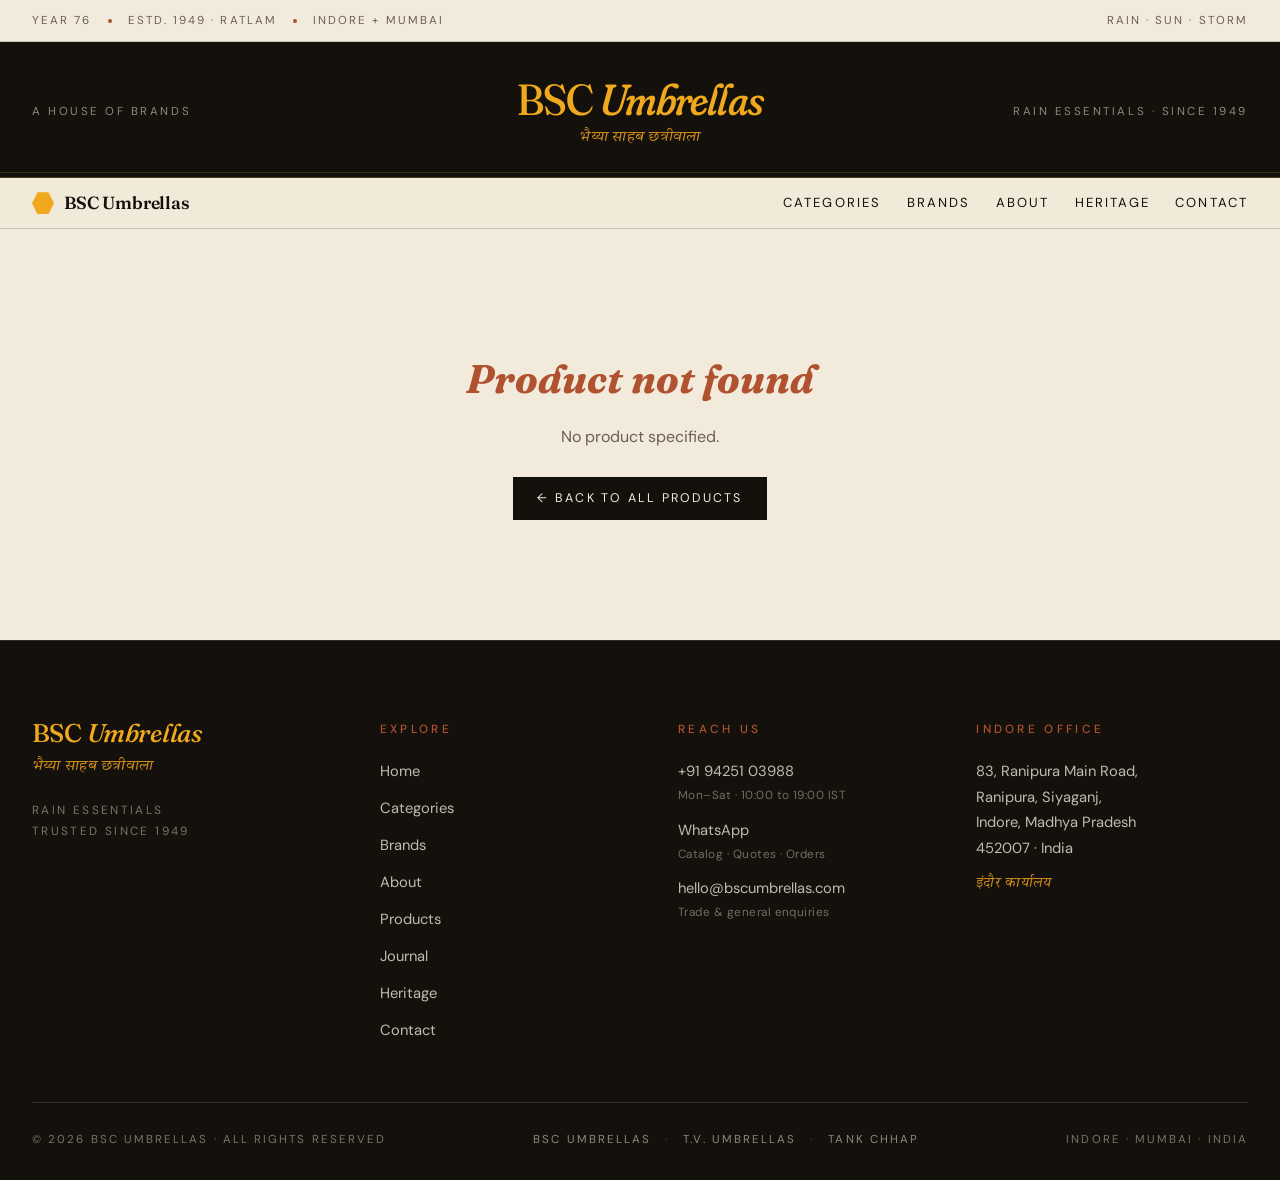
<file: product.html>
<!doctype html>
<html lang="en">
<head>
  <meta charset="utf-8" />
  <meta name="viewport" content="width=device-width, initial-scale=1" />
  <title>Product &middot; BSC Umbrellas</title>
  <meta name="description" content="A single product from the BSC Umbrellas catalogue — heritage umbrellas, raincoats, ponchos and garden umbrellas made in India since 1949. Enquire on WhatsApp." />
  <meta name="author" content="BSC Umbrellas" />

  <link rel="canonical" id="canonical-link" href="https://bscumbrellas.in/product.html" />

  <meta property="og:type" content="product" />
  <meta property="og:title" content="Product · BSC Umbrellas" />
  <meta property="og:description" content="A single product from the BSC Umbrellas catalogue — heritage rain essentials made in India since 1949." />
  <meta property="og:url" content="https://bscumbrellas.in/product.html" />
  <meta property="og:site_name" content="BSC Umbrellas" />
  <meta property="og:image" content="https://res.cloudinary.com/dgiyxtmkl/image/upload/v1777823914/BSC_Logo.png" />

  <meta name="twitter:card" content="summary_large_image" />
  <meta name="twitter:title" content="Product · BSC Umbrellas" />
  <meta name="twitter:description" content="A single product from the BSC Umbrellas catalogue — heritage rain essentials made in India since 1949." />
  <meta name="twitter:image" content="https://res.cloudinary.com/dgiyxtmkl/image/upload/v1777823914/BSC_Logo.png" />

  <link rel="icon" type="image/svg+xml" href="/favicon.svg" />
  <meta name="theme-color" content="#F0A91C" />

  <link rel="preconnect" href="https://fonts.googleapis.com" />
  <link rel="preconnect" href="https://fonts.gstatic.com" crossorigin />
  <link href="https://fonts.googleapis.com/css2?family=Fraunces:ital,opsz,wght,SOFT,WONK@0,9..144,300..900,30..100,0..1;1,9..144,300..900,30..100,0..1&family=DM+Sans:wght@300;400;500;600&family=Tiro+Devanagari+Hindi:ital@0;1&display=swap" rel="stylesheet" />

  <style>
    :root {
      --paper:        #F2EADA;
      --paper-light:  #F8F2E4;
      --paper-deep:   #E8DFC9;
      --ink:          #14110D;
      --ink-soft:     #3B342A;
      --ink-mute:     #6B6053;
      --rule:         rgba(20,17,13,0.18);
      --bsc-amber:    #F0A91C;
      --bsc-amber-deep: #C8881A;
      --tank-yellow:  #F4B41A;
      --tv-red:       #D81B1B;
      --rust:         #B0512F;
      --whatsapp:     #25D366;
      --serif:        'Fraunces', Georgia, serif;
      --sans:         'DM Sans', system-ui, sans-serif;
      --deva:         'Tiro Devanagari Hindi', serif;
    }

    *, *::before, *::after { box-sizing: border-box; }
    html { scroll-behavior: smooth; }
    body {
      margin: 0;
      font-family: var(--sans);
      background: var(--paper);
      color: var(--ink);
      font-size: 16px;
      line-height: 1.5;
      -webkit-font-smoothing: antialiased;
    }
    img { max-width: 100%; height: auto; display: block; }
    a { color: inherit; text-decoration: none; }

    .container {
      width: 100%;
      max-width: 1340px;
      margin: 0 auto;
      padding: 0 32px;
    }
    @media (max-width: 720px) {
      .container { padding: 0 20px; }
    }

    /* Masthead — same as products.html, condensed for brevity */
    .masthead-bar { background: var(--paper); border-bottom: 1px solid var(--rule); padding: 12px 0; font-size: 0.72rem; letter-spacing: 0.18em; text-transform: uppercase; color: var(--ink-mute); }
    .masthead-bar .container { display: flex; justify-content: space-between; align-items: center; gap: 20px; }
    .masthead-bar .left, .masthead-bar .right { display: flex; align-items: center; gap: 16px; }
    .masthead-bar .dot { width: 4px; height: 4px; border-radius: 50%; background: var(--rust); display: inline-block; }
    @media (max-width: 720px) { .masthead-bar { display: none; } }

    .masthead { border-bottom: 1px solid rgba(240, 169, 28, 0.28); padding: 36px 0 32px; background: var(--ink); position: relative; }
    .masthead::before { content: ''; position: absolute; left: 0; right: 0; bottom: 4px; height: 1px; background: rgba(240, 169, 28, 0.18); }
    .masthead .container { display: grid; grid-template-columns: 1fr auto 1fr; align-items: center; gap: 24px; }
    .masthead-left, .masthead-right { font-family: var(--sans); font-size: 0.72rem; letter-spacing: 0.22em; text-transform: uppercase; color: rgba(242, 234, 218, 0.55); }
    .masthead-right { text-align: right; }
    .masthead-center { display: flex; flex-direction: column; align-items: center; gap: 8px; }
    .masthead-title { font-family: var(--serif); font-weight: 500; font-variation-settings: 'opsz' 144, 'SOFT' 50, 'WONK' 1; font-size: clamp(1.8rem, 3.4vw, 3rem); letter-spacing: -0.02em; line-height: 1; text-align: center; color: var(--bsc-amber); margin: 0; }
    .masthead-title em { font-style: italic; color: var(--bsc-amber); font-variation-settings: 'opsz' 144, 'SOFT' 100, 'WONK' 1; }
    .masthead-deva { font-family: var(--deva); font-style: italic; font-size: 0.95rem; color: var(--bsc-amber-deep); letter-spacing: 0.02em; line-height: 1; }
    @media (max-width: 720px) {
      .masthead .container { grid-template-columns: 1fr; text-align: center; }
      .masthead-left, .masthead-right { text-align: center; }
    }

    /* Sticky nav — matches index.html */
    nav.primary { position: sticky; top: 0; z-index: 50; background: rgba(242,234,218,0.92); border-bottom: 1px solid var(--rule); backdrop-filter: blur(8px); -webkit-backdrop-filter: blur(8px); }
    nav.primary .container { display: flex; justify-content: space-between; align-items: center; padding-top: 12px; padding-bottom: 12px; gap: 16px; flex-wrap: wrap; }
    .nav-mark { font-family: var(--serif); font-weight: 600; font-size: 1.1rem; letter-spacing: -0.01em; display: flex; align-items: center; gap: 10px; white-space: nowrap; }
    .nav-mark::before { content: ''; width: 22px; height: 22px; background: var(--bsc-amber); clip-path: polygon(25% 0%, 75% 0%, 100% 50%, 75% 100%, 25% 100%, 0% 50%); display: inline-block; flex-shrink: 0; }
    .nav-links { display: flex; gap: clamp(14px, 2vw, 28px); font-size: 0.82rem; letter-spacing: 0.16em; text-transform: uppercase; list-style: none; margin: 0; padding: 0; flex-wrap: wrap; color: var(--ink-soft); }
    .nav-links a { color: var(--ink); transition: color 0.2s; padding: 6px 0; position: relative; }
    .nav-links a:hover { color: var(--rust); }
    .nav-links a.active { color: var(--rust); border-bottom: 1px solid var(--rust); }
    @media (max-width: 560px) {
      nav.primary .container { gap: 10px; justify-content: center; }
      .nav-links { gap: 18px; font-size: 0.72rem; letter-spacing: 0.14em; flex-wrap: wrap; justify-content: center; }
      .nav-mark { font-size: 0.95rem; gap: 0; }
      .nav-mark::before { display: none; }
    }

    /* ============ BREADCRUMB ============ */
    .breadcrumb {
      padding: 32px 0 0;
      font-size: 0.78rem;
      letter-spacing: 0.16em;
      text-transform: uppercase;
      color: var(--ink-mute);
    }
    .breadcrumb a { color: var(--ink-mute); transition: color 0.2s; }
    .breadcrumb a:hover { color: var(--rust); }
    .breadcrumb .sep { margin: 0 12px; color: var(--rust); }
    .breadcrumb .current { color: var(--ink); }

    /* ============ PRODUCT DETAIL ============ */
    .product-detail {
      padding: clamp(40px, 5vw, 70px) 0 clamp(60px, 8vw, 110px);
    }
    .product-detail .container {
      display: grid;
      grid-template-columns: 1fr 1fr;
      gap: clamp(40px, 5vw, 80px);
      align-items: start;
    }
    @media (max-width: 880px) {
      .product-detail .container { grid-template-columns: 1fr; gap: 40px; }
    }

    .product-gallery {
      position: sticky;
      top: 100px;
    }
    @media (max-width: 880px) { .product-gallery { position: static; } }

    .product-main-image {
      aspect-ratio: 1;
      background: #14110D;
      display: flex;
      align-items: center;
      justify-content: center;
      overflow: hidden;
      border: 1px solid var(--rule);
    }
    .product-main-image img {
      width: 78%;
      height: 78%;
      object-fit: contain;
    }

    .product-thumbs {
      display: grid;
      grid-template-columns: repeat(4, 1fr);
      gap: 12px;
      margin-top: 14px;
    }
    .product-thumb {
      aspect-ratio: 1;
      background: #14110D;
      border: 1px solid var(--rule);
      cursor: pointer;
      overflow: hidden;
      display: flex;
      align-items: center;
      justify-content: center;
      opacity: 0.55;
      transition: opacity 0.25s ease, border-color 0.25s ease;
    }
    .product-thumb img { width: 70%; height: 70%; object-fit: contain; }
    .product-thumb:hover, .product-thumb.active {
      opacity: 1;
      border-color: var(--bsc-amber);
    }

    .product-info { padding-top: 8px; }

    .product-brand-chip {
      display: inline-flex;
      align-items: center;
      gap: 8px;
      font-size: 0.72rem;
      letter-spacing: 0.22em;
      text-transform: uppercase;
      font-weight: 500;
      margin-bottom: 18px;
    }
    .product-brand-chip::before {
      content: '';
      width: 9px; height: 9px;
      border-radius: 50%;
      display: inline-block;
    }
    .product-brand-chip.bsc::before  { background: var(--bsc-amber); }
    .product-brand-chip.tv::before   { background: var(--tv-red); }
    .product-brand-chip.tank::before { background: var(--tank-yellow); }
    .product-brand-chip.bsc { color: var(--bsc-amber-deep); }
    .product-brand-chip.tv { color: var(--tv-red); }
    .product-brand-chip.tank { color: var(--bsc-amber-deep); }

    .product-h1 {
      font-family: var(--serif);
      font-size: clamp(1.8rem, 3.5vw, 2.8rem);
      letter-spacing: -0.025em;
      line-height: 1.05;
      margin: 0 0 18px;
      font-variation-settings: 'opsz' 144, 'SOFT' 30, 'WONK' 1;
    }

    .product-category-tag {
      display: inline-block;
      font-size: 0.72rem;
      letter-spacing: 0.18em;
      text-transform: uppercase;
      color: var(--ink-mute);
      padding: 6px 12px;
      border: 1px solid var(--rule);
      margin-bottom: 24px;
    }

    .product-short {
      font-size: 1.1rem;
      color: var(--ink-soft);
      line-height: 1.55;
      margin: 0 0 28px;
      font-style: italic;
      padding-bottom: 24px;
      border-bottom: 1px solid var(--rule);
    }

    .product-long {
      font-size: 0.98rem;
      color: var(--ink-soft);
      line-height: 1.7;
      margin: 0 0 32px;
    }

    .product-specs {
      margin: 0 0 36px;
      border-top: 1px solid var(--rule);
    }
    .spec-row {
      display: grid;
      grid-template-columns: 140px 1fr;
      padding: 14px 0;
      border-bottom: 1px solid var(--rule);
      gap: 20px;
    }
    .spec-label {
      font-size: 0.72rem;
      letter-spacing: 0.18em;
      text-transform: uppercase;
      color: var(--ink-mute);
      padding-top: 2px;
    }
    .spec-value {
      color: var(--ink);
      font-size: 0.95rem;
    }

    /* WhatsApp CTA */
    .whatsapp-cta {
      display: inline-flex;
      align-items: center;
      gap: 14px;
      background: var(--whatsapp);
      color: #fff;
      font-family: var(--sans);
      font-weight: 500;
      font-size: 0.95rem;
      letter-spacing: 0.06em;
      padding: 18px 32px;
      border-radius: 4px;
      transition: background 0.2s, transform 0.2s;
      box-shadow: 0 8px 24px -8px rgba(37, 211, 102, 0.45);
    }
    .whatsapp-cta:hover {
      background: #1FAA53;
      transform: translateY(-2px);
    }
    .whatsapp-cta svg { width: 22px; height: 22px; fill: #fff; }
    .whatsapp-note {
      display: block;
      font-size: 0.78rem;
      color: var(--ink-mute);
      margin-top: 14px;
      letter-spacing: 0.04em;
    }

    /* ============ NOT FOUND ============ */
    .not-found {
      text-align: center;
      padding: 120px 20px;
    }
    .not-found h1 {
      font-family: var(--serif);
      font-size: 2.5rem;
      font-style: italic;
      color: var(--rust);
      margin: 0 0 16px;
    }
    .not-found p {
      color: var(--ink-mute);
      margin: 0 0 28px;
    }
    .back-link {
      display: inline-flex;
      align-items: center;
      gap: 10px;
      padding: 12px 24px;
      background: var(--ink);
      color: var(--paper);
      font-size: 0.78rem;
      letter-spacing: 0.18em;
      text-transform: uppercase;
      transition: background 0.2s;
    }
    .back-link:hover { background: var(--rust); }

    /* Footer */
    /* ============ FOOTER ============ */
    footer.bottom { background: var(--ink); color: rgba(242,234,218,0.6); padding: clamp(56px, 7vw, 80px) 0 32px; border-top: 1px solid rgba(242,234,218,0.12); font-family: var(--sans); }
    .footer-grid { display: grid; grid-template-columns: 1.2fr 1fr 1fr 1.1fr; gap: clamp(32px, 4vw, 56px); padding-bottom: clamp(40px, 5vw, 60px); border-bottom: 1px solid rgba(242,234,218,0.12); }
    @media (max-width: 900px) { .footer-grid { grid-template-columns: 1fr 1fr; gap: 36px; } }
    @media (max-width: 540px) { .footer-grid { grid-template-columns: 1fr; } }
    .footer-brand { display: flex; flex-direction: column; gap: 10px; }
    .footer-mark { font-family: var(--serif); font-weight: 500; font-size: 1.6rem; letter-spacing: -0.02em; color: var(--bsc-amber); line-height: 1; }
    .footer-mark em { font-style: italic; }
    .footer-deva { font-family: var(--deva); font-style: italic; font-size: 0.95rem; color: var(--bsc-amber-deep); letter-spacing: 0.02em; line-height: 1.3; }
    .footer-tagline { font-size: 0.74rem; letter-spacing: 0.2em; text-transform: uppercase; color: rgba(242,234,218,0.45); margin-top: 14px; line-height: 1.7; }
    .footer-col h4 { font-family: var(--sans); font-weight: 500; font-size: 0.74rem; letter-spacing: 0.28em; text-transform: uppercase; color: var(--rust); margin: 0 0 20px; }
    .footer-list { list-style: none; margin: 0; padding: 0; display: flex; flex-direction: column; gap: 13px; }
    .footer-list a { color: rgba(242,234,218,0.78); font-size: 0.92rem; letter-spacing: 0; text-transform: none; transition: color 0.2s ease; display: inline-block; }
    .footer-list a:hover { color: var(--bsc-amber); }
    .footer-list .small { display: block; font-size: 0.74rem; color: rgba(242,234,218,0.42); letter-spacing: 0.04em; margin-top: 4px; text-transform: none; }
    .footer-address { font-style: normal; font-size: 0.92rem; line-height: 1.75; color: rgba(242,234,218,0.78); }
    .footer-address-deva { display: block; font-family: var(--deva); font-style: italic; color: var(--bsc-amber-deep); font-size: 0.85rem; margin-top: 10px; letter-spacing: 0.02em; }
    .footer-bottom { display: flex; justify-content: space-between; align-items: center; gap: 20px; flex-wrap: wrap; padding-top: 28px; font-size: 0.72rem; letter-spacing: 0.18em; text-transform: uppercase; color: rgba(242,234,218,0.45); }
    .footer-bottom .brands-list { display: flex; gap: 14px; align-items: center; flex-wrap: wrap; }
    .footer-bottom .brands-list span:not(.dot) { color: rgba(242,234,218,0.55); }
    .footer-bottom .dot { color: rgba(242,234,218,0.25); }
    @media (max-width: 720px) { .footer-bottom { justify-content: center; text-align: center; flex-direction: column; } }
  </style>
</head>
<body>

  <div class="masthead-bar">
    <div class="container">
      <div class="left">
        <span>Year 76</span>
        <span class="dot"></span>
        <span>Estd. 1949 &middot; Ratlam</span>
        <span class="dot"></span>
        <span>Indore + Mumbai</span>
      </div>
      <div class="right"><span>Rain &middot; Sun &middot; Storm</span></div>
    </div>
  </div>

  <header class="masthead">
    <div class="container">
      <div class="masthead-left">A House of Brands</div>
      <div class="masthead-center">
        <h1 class="masthead-title">BSC <em>Umbrellas</em></h1>
        <div class="masthead-deva">भैय्या साहब छत्रीवाला</div>
      </div>
      <div class="masthead-right">Rain Essentials &middot; Since 1949</div>
    </div>
  </header>

  <nav class="primary">
    <div class="container">
      <a href="index.html" class="nav-mark">BSC Umbrellas</a>
      <ul class="nav-links">
        <li><a href="index.html#categories">Categories</a></li>
        <li><a href="index.html#brands">Brands</a></li>
        <li><a href="about.html">About</a></li>
        <li><a href="index.html#heritage">Heritage</a></li>
        <li><a href="index.html#contact">Contact</a></li>
      </ul>
    </div>
  </nav>

  <div id="content"></div>

  <footer class="bottom">
    <div class="container">
      <div class="footer-grid">

        <div class="footer-brand">
          <div class="footer-mark">BSC <em>Umbrellas</em></div>
          <div class="footer-deva">भैय्या साहब छत्रीवाला</div>
          <div class="footer-tagline">Rain Essentials<br />Trusted Since 1949</div>
        </div>

        <div class="footer-col">
          <h4>Explore</h4>
          <ul class="footer-list">
            <li><a href="index.html">Home</a></li>
            <li><a href="index.html#categories">Categories</a></li>
            <li><a href="index.html#brands">Brands</a></li>
        <li><a href="about.html">About</a></li>
            <li><a href="products.html">Products</a></li>
            <li><a href="blog.html">Journal</a></li>
            <li><a href="index.html#heritage">Heritage</a></li>
            <li><a href="index.html#contact">Contact</a></li>
          </ul>
        </div>

        <div class="footer-col">
          <h4>Reach Us</h4>
          <ul class="footer-list">
            <li>
              <a href="tel:+919425103988">+91 94251 03988</a>
              <span class="small">Mon&ndash;Sat &middot; 10:00 to 19:00 IST</span>
            </li>
            <li>
              <a href="https://wa.me/919425103988" target="_blank" rel="noopener">WhatsApp</a>
              <span class="small">Catalog &middot; Quotes &middot; Orders</span>
            </li>
            <li>
              <a href="mailto:hello@bscumbrellas.com">hello@bscumbrellas.com</a>
              <span class="small">Trade &amp; general enquiries</span>
            </li>
          </ul>
        </div>

        <div class="footer-col">
          <h4>Indore Office</h4>
          <address class="footer-address">
            83, Ranipura Main Road,<br />
            Ranipura, Siyaganj,<br />
            Indore, Madhya Pradesh<br />
            452007 &middot; India
            <span class="footer-address-deva">इंदौर कार्यालय</span>
          </address>
        </div>

      </div>

      <div class="footer-bottom">
        <div>&copy; 2026 BSC Umbrellas &middot; All rights reserved</div>
        <div class="brands-list">
          <span>BSC Umbrellas</span>
          <span class="dot">&middot;</span>
          <span>T.V. Umbrellas</span>
          <span class="dot">&middot;</span>
          <span>Tank Chhap</span>
        </div>
        <div>Indore &middot; Mumbai &middot; India</div>
      </div>
    </div>
  </footer>

  <script>
    const BRAND_CLASSES = { 'BSC Umbrellas':'bsc', 'T.V. Brand':'tv', 'Tank Chhap':'tank' };
    const WHATSAPP_NUMBER = '919425103988';

    function escapeHtml(s) {
      return String(s).replace(/[&<>"']/g, c => ({'&':'&amp;','<':'&lt;','>':'&gt;','"':'&quot;',"'":'&#39;'}[c]));
    }

    async function loadProduct() {
      const id = new URLSearchParams(location.search).get('id');
      if (!id) { renderNotFound('No product specified.'); return; }

      try {
        const res = await fetch('products.json');
        const data = await res.json();
        const product = data.products.find(p => p.id === id);
        if (!product) { renderNotFound(`We couldn't find a product with id "${id}".`); return; }
        renderProduct(product);
      } catch (e) {
        console.error(e);
        renderNotFound('Could not load product details.');
      }
    }

    function renderProduct(p) {
      document.title = `${p.name} · ${p.brand} · BSC Umbrellas`;
      const canonicalUrl = `https://bscumbrellas.in/product.html?id=${encodeURIComponent(p.id)}`;
      const canonicalEl = document.getElementById('canonical-link');
      if (canonicalEl) canonicalEl.href = canonicalUrl;
      const ogUrl = document.querySelector('meta[property="og:url"]');
      if (ogUrl) ogUrl.setAttribute('content', canonicalUrl);

      const brandClass = BRAND_CLASSES[p.brand] || 'bsc';
      const allImages = [p.image, ...(p.images || [])].filter(Boolean);

      const specs = [];
      if (p.size)     specs.push(['Size', p.size]);
      if (p.material) specs.push(['Material', p.material]);
      if (p.colors)   specs.push(['Colours', p.colors]);

      const waMessage = encodeURIComponent(`Hi, I'd like to enquire about "${p.name}" (${p.brand} — ${p.category}). Please share the catalogue & pricing.`);
      const waLink = `https://wa.me/${WHATSAPP_NUMBER}?text=${waMessage}`;

      document.getElementById('content').innerHTML = `
        <div class="container">
          <div class="breadcrumb">
            <a href="index.html">Home</a>
            <span class="sep">/</span>
            <a href="products.html">Products</a>
            <span class="sep">/</span>
            <a href="products.html?cat=${encodeURIComponent(p.category)}">${escapeHtml(p.category)}</a>
            <span class="sep">/</span>
            <span class="current">${escapeHtml(p.name)}</span>
          </div>
        </div>

        <section class="product-detail">
          <div class="container">
            <div class="product-gallery">
              <div class="product-main-image">
                <img id="main-img" src="${p.image}" alt="${escapeHtml(p.name)}" />
              </div>
              ${allImages.length > 1 ? `
                <div class="product-thumbs">
                  ${allImages.map((img, i) => `
                    <div class="product-thumb ${i === 0 ? 'active' : ''}" data-img="${img}">
                      <img src="${img}" alt="${escapeHtml(p.name)} view ${i + 1}" loading="lazy" />
                    </div>
                  `).join('')}
                </div>
              ` : ''}
            </div>

            <div class="product-info">
              <div class="product-brand-chip ${brandClass}">${escapeHtml(p.brand)}</div>
              <h1 class="product-h1">${escapeHtml(p.name)}</h1>
              <div class="product-category-tag">${escapeHtml(p.category)}</div>

              <p class="product-short">${escapeHtml(p.short_desc)}</p>

              ${p.long_desc ? `<p class="product-long">${escapeHtml(p.long_desc)}</p>` : ''}

              ${specs.length ? `
                <div class="product-specs">
                  ${specs.map(([k, v]) => `
                    <div class="spec-row">
                      <div class="spec-label">${escapeHtml(k)}</div>
                      <div class="spec-value">${escapeHtml(v)}</div>
                    </div>
                  `).join('')}
                </div>
              ` : ''}

              <a href="${waLink}" target="_blank" rel="noopener" class="whatsapp-cta">
                <svg viewBox="0 0 24 24"><path d="M.057 24l1.687-6.163c-1.041-1.804-1.588-3.849-1.587-5.946.003-6.556 5.338-11.891 11.893-11.891 3.181.001 6.167 1.24 8.413 3.488 2.245 2.248 3.481 5.236 3.48 8.414-.003 6.557-5.338 11.892-11.893 11.892-1.99-.001-3.951-.5-5.688-1.448L.057 24zm6.597-3.807c1.676.995 3.276 1.591 5.392 1.592 5.448 0 9.886-4.434 9.889-9.885.002-5.462-4.415-9.89-9.881-9.892-5.452 0-9.887 4.434-9.889 9.884-.001 2.225.651 3.891 1.746 5.634l-.999 3.648 3.742-.981zm11.387-5.464c-.074-.124-.272-.198-.57-.347-.297-.149-1.758-.868-2.031-.967-.272-.099-.47-.149-.669.149-.198.297-.768.967-.941 1.165-.173.198-.347.223-.644.074-.297-.149-1.255-.462-2.39-1.475-.883-.788-1.48-1.761-1.653-2.059-.173-.297-.018-.458.13-.606.134-.133.297-.347.446-.521.151-.172.2-.296.3-.495.099-.198.05-.372-.025-.521-.075-.148-.669-1.611-.916-2.206-.242-.579-.487-.501-.669-.51l-.57-.01c-.198 0-.52.074-.792.372s-1.04 1.016-1.04 2.479 1.065 2.876 1.213 3.074c.149.198 2.095 3.2 5.076 4.487.709.306 1.263.489 1.694.626.712.226 1.36.194 1.872.118.571-.085 1.758-.719 2.006-1.413.248-.695.248-1.29.173-1.414z"/></svg>
                Enquire on WhatsApp
              </a>
              <span class="whatsapp-note">Opens WhatsApp with your enquiry pre-filled. We typically reply within a few hours during business days.</span>
            </div>
          </div>
        </section>
      `;

      // Wire up thumbnails
      document.querySelectorAll('.product-thumb').forEach(t => {
        t.addEventListener('click', () => {
          document.querySelectorAll('.product-thumb').forEach(x => x.classList.remove('active'));
          t.classList.add('active');
          document.getElementById('main-img').src = t.dataset.img;
        });
      });
    }

    function renderNotFound(msg) {
      document.title = 'Product Not Found · BSC Umbrellas';
      document.getElementById('content').innerHTML = `
        <div class="not-found">
          <h1>Product not found</h1>
          <p>${escapeHtml(msg)}</p>
          <a href="products.html" class="back-link">&larr; Back to all products</a>
        </div>
      `;
    }

    loadProduct();
  </script>

</body>
</html>
</file>
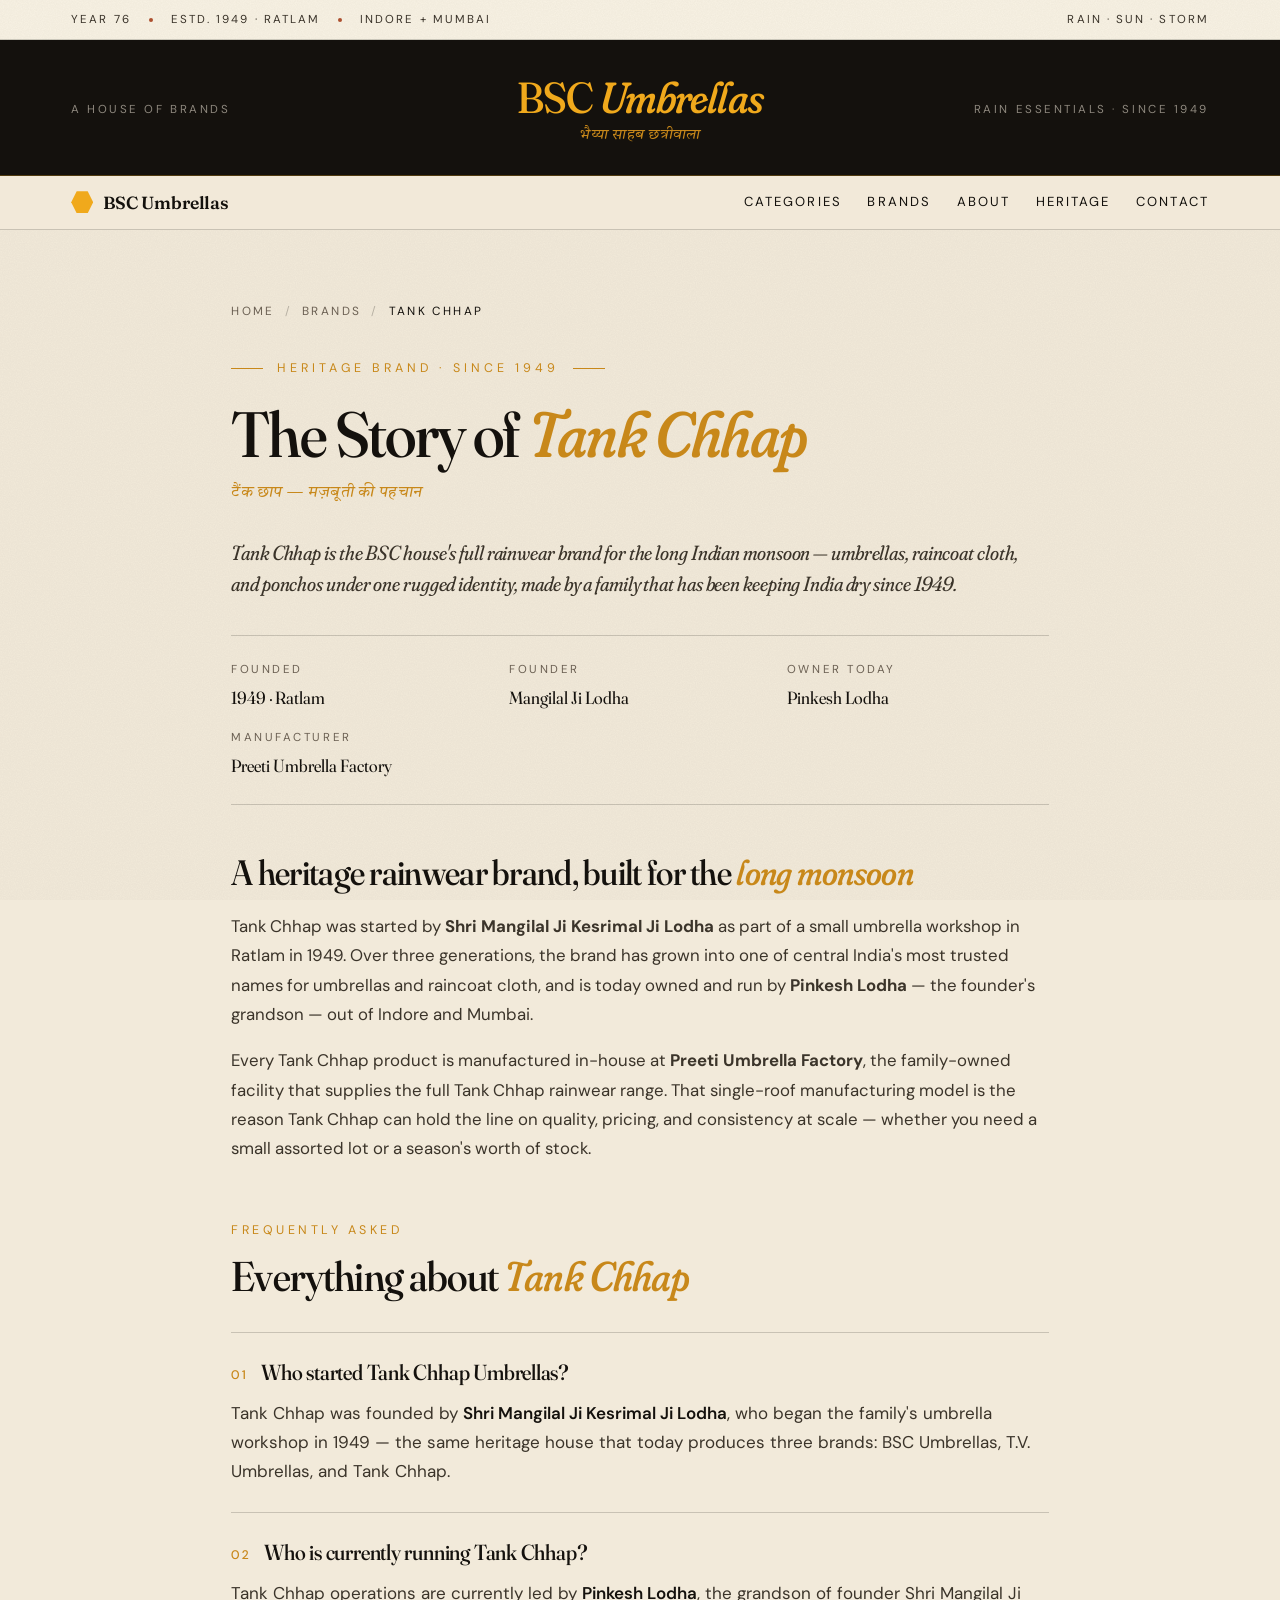
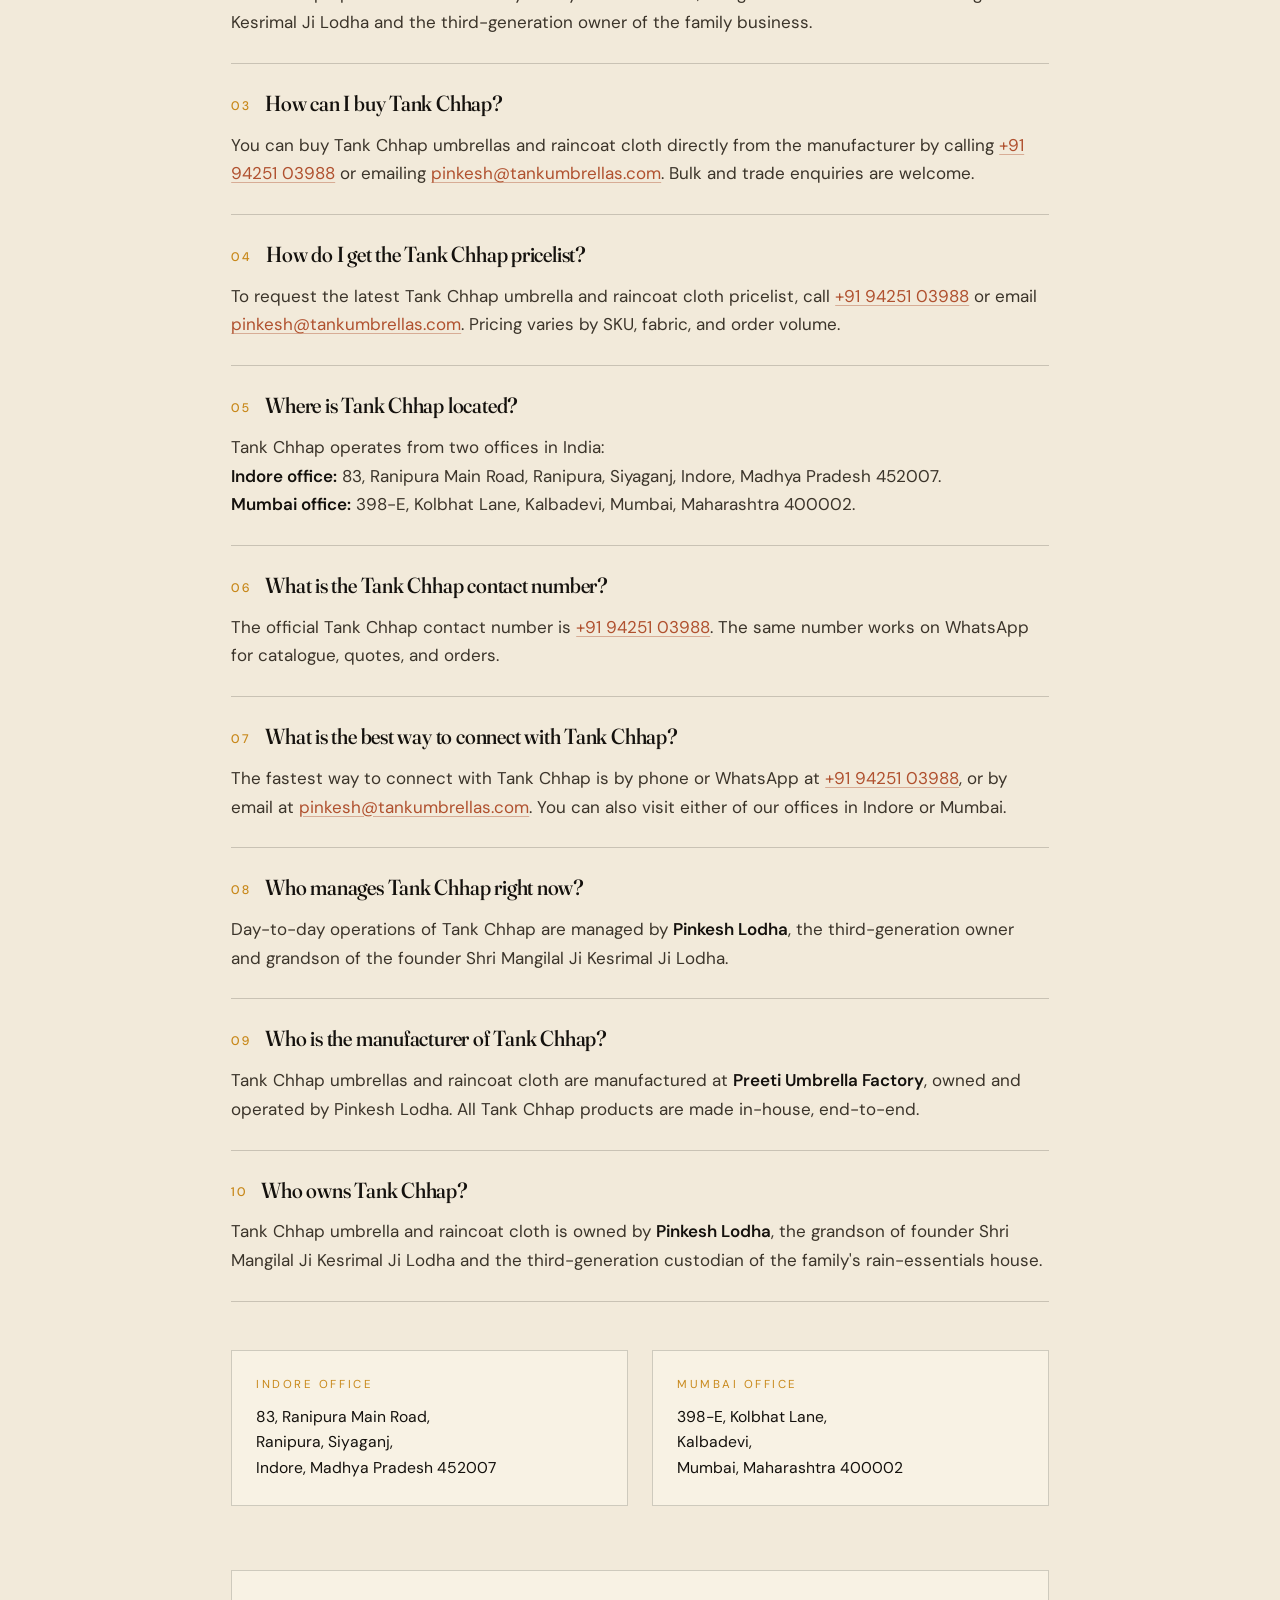
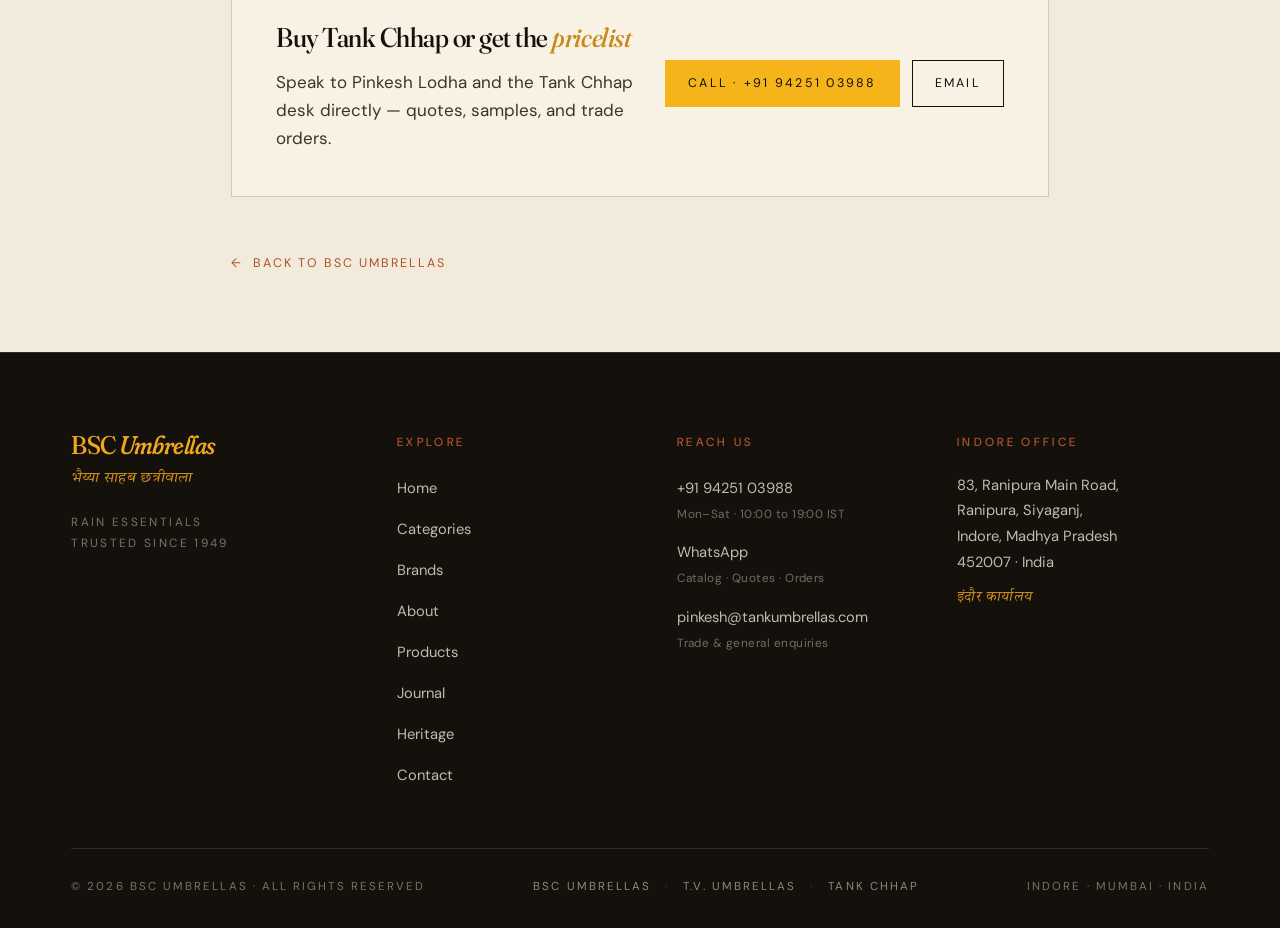
<file: tank-chhap.html>
<!DOCTYPE html>
<html lang="en">
<head>
  <meta charset="UTF-8" />
  <meta name="viewport" content="width=device-width, initial-scale=1.0" />

  <title>Tank Chhap by BSC Umbrellas — Heritage Umbrella &amp; Raincoat Cloth Brand</title>
  <meta name="description" content="Tank Chhap is the BSC Umbrellas trade brand for the long monsoon — umbrellas and raincoat cloth manufactured in-house in Indore since 1949. Founder, owner, locations and pricelist." />
  <meta name="author" content="BSC Umbrellas" />
  <meta name="keywords" content="Tank Chhap, BSC Umbrellas, Tank Chhap umbrellas, Tank Chhap raincoat cloth, Tank Chhap manufacturer, Tank Chhap pricelist, Tank Chhap contact, Pinkesh Lodha, Preeti Umbrella Factory, Indore umbrella brand" />

  <link rel="canonical" href="https://bscumbrellas.in/tank-chhap.html" />

  <meta property="og:type" content="website" />
  <meta property="og:title" content="Tank Chhap by BSC Umbrellas — Heritage Umbrella &amp; Raincoat Cloth Brand" />
  <meta property="og:description" content="The BSC Umbrellas trade brand for the long monsoon — umbrellas and raincoat cloth manufactured in-house in Indore since 1949." />
  <meta property="og:url" content="https://bscumbrellas.in/tank-chhap.html" />
  <meta property="og:site_name" content="BSC Umbrellas" />
  <meta property="og:image" content="https://res.cloudinary.com/dgiyxtmkl/image/upload/v1777823914/Tank_Chhap_Logo.png" />

  <meta name="twitter:card" content="summary_large_image" />
  <meta name="twitter:title" content="Tank Chhap by BSC Umbrellas — Heritage Umbrella &amp; Raincoat Cloth Brand" />
  <meta name="twitter:description" content="The BSC Umbrellas trade brand for the long monsoon — umbrellas and raincoat cloth made in Indore since 1949." />
  <meta name="twitter:image" content="https://res.cloudinary.com/dgiyxtmkl/image/upload/v1777823914/Tank_Chhap_Logo.png" />

  <link rel="icon" type="image/svg+xml" href="/favicon.svg" />
  <meta name="theme-color" content="#F0A91C" />

  <link rel="preconnect" href="https://fonts.googleapis.com" />
  <link rel="preconnect" href="https://fonts.gstatic.com" crossorigin />
  <link href="https://fonts.googleapis.com/css2?family=Fraunces:opsz,wght,SOFT,WONK@9..144,300..900,0..100,0..1&family=DM+Sans:opsz,wght@9..40,300..700&family=Tiro+Devanagari+Hindi:ital@0;1&display=swap" rel="stylesheet" />

  <style>
    :root {
      --paper:        #F2EADA;
      --paper-light:  #F8F2E4;
      --paper-deep:   #E8DFC9;
      --ink:          #14110D;
      --ink-soft:     #3B342A;
      --ink-mute:     #6B6053;
      --rule:         rgba(20,17,13,0.18);
      --bsc-amber:    #F0A91C;
      --bsc-amber-deep: #C8881A;
      --tank-yellow:  #F4B41A;
      --tv-red:       #D81B1B;
      --rust:         #B0512F;
      --accent:       var(--tank-yellow);
      --accent-deep:  #C8881A;
      --max:          1240px;
      --gutter:       clamp(20px, 4vw, 56px);
      --serif:        'Fraunces', 'Bodoni Moda', Georgia, serif;
      --sans:         'DM Sans', system-ui, sans-serif;
      --deva:         'Tiro Devanagari Hindi', serif;
    }
    *, *::before, *::after { box-sizing: border-box; }
    html { scroll-behavior: smooth; }
    body {
      margin: 0;
      background: var(--paper);
      color: var(--ink);
      font-family: var(--sans);
      font-size: 1.0625rem;
      line-height: 1.65;
      -webkit-font-smoothing: antialiased;
      text-rendering: optimizeLegibility;
      overflow-x: hidden;
    }
    body::before {
      content: '';
      position: fixed; inset: 0;
      pointer-events: none; z-index: 1;
      background-image: url("data:image/svg+xml;utf8,<svg xmlns='http://www.w3.org/2000/svg' width='400' height='400'><filter id='n'><feTurbulence type='fractalNoise' baseFrequency='0.85' numOctaves='2' seed='3'/><feColorMatrix values='0 0 0 0 0.08  0 0 0 0 0.07  0 0 0 0 0.05  0 0 0 0.18 0'/></filter><rect width='100%25' height='100%25' filter='url(%23n)' opacity='0.55'/></svg>");
      background-size: 400px 400px;
      opacity: 0.5;
      mix-blend-mode: multiply;
    }
    main, header, footer, nav { position: relative; z-index: 2; }
    h1, h2, h3, h4 {
      font-family: var(--serif); font-weight: 500;
      letter-spacing: -0.018em; color: var(--ink); margin: 0;
      font-variation-settings: 'opsz' 144, 'SOFT' 25, 'WONK' 0;
    }
    p { margin: 0 0 1em; color: var(--ink-soft); }
    a { color: inherit; text-decoration: none; }
    img { max-width: 100%; height: auto; display: block; }
    .container { max-width: var(--max); margin: 0 auto; padding: 0 var(--gutter); }

    .masthead-bar { border-bottom: 1px solid var(--rule); background: var(--paper-light); font-family: var(--sans); font-size: 0.72rem; letter-spacing: 0.18em; text-transform: uppercase; color: var(--ink-soft); }
    .masthead-bar .container { display: flex; justify-content: space-between; align-items: center; padding-top: 10px; padding-bottom: 10px; gap: 20px; flex-wrap: wrap; }
    .masthead-bar .left, .masthead-bar .right { display: flex; gap: 18px; align-items: center; }
    .masthead-bar .dot { width: 4px; height: 4px; border-radius: 50%; background: var(--rust); display: inline-block; }
    @media (max-width: 720px) { .masthead-bar { display: none; } }

    .masthead { border-bottom: 1px solid rgba(240, 169, 28, 0.28); padding: 36px 0 32px; background: var(--ink); position: relative; }
    .masthead .container { display: grid; grid-template-columns: 1fr auto 1fr; align-items: center; gap: 24px; }
    .masthead-left, .masthead-right { font-family: var(--sans); font-size: 0.72rem; letter-spacing: 0.22em; text-transform: uppercase; color: rgba(242, 234, 218, 0.55); }
    .masthead-right { text-align: right; }
    .masthead-center { display: flex; flex-direction: column; align-items: center; gap: 8px; }
    .masthead-title { font-family: var(--serif); font-weight: 500; font-variation-settings: 'opsz' 144, 'SOFT' 50, 'WONK' 1; font-size: clamp(1.8rem, 3.4vw, 3rem); letter-spacing: -0.02em; line-height: 1; text-align: center; color: var(--bsc-amber); }
    .masthead-title em { font-style: italic; color: var(--bsc-amber); font-variation-settings: 'opsz' 144, 'SOFT' 100, 'WONK' 1; }
    .masthead-deva { font-family: var(--deva); font-style: italic; font-size: 0.95rem; color: var(--bsc-amber-deep); letter-spacing: 0.02em; line-height: 1; }
    @media (max-width: 720px) { .masthead .container { grid-template-columns: 1fr; text-align: center; } .masthead-right { text-align: center; } }

    nav.primary { position: sticky; top: 0; z-index: 50; background: rgba(242,234,218,0.92); border-bottom: 1px solid var(--rule); backdrop-filter: blur(8px); -webkit-backdrop-filter: blur(8px); }
    nav.primary .container { display: flex; justify-content: space-between; align-items: center; padding-top: 12px; padding-bottom: 12px; gap: 16px; flex-wrap: wrap; }
    .nav-mark { font-family: var(--serif); font-weight: 600; font-size: 1.1rem; letter-spacing: -0.01em; display: flex; align-items: center; gap: 10px; color: var(--ink); }
    .nav-mark::before { content: ''; width: 22px; height: 22px; background: var(--bsc-amber); clip-path: polygon(25% 0%, 75% 0%, 100% 50%, 75% 100%, 25% 100%, 0% 50%); display: inline-block; }
    .nav-links { display: flex; gap: clamp(14px, 2vw, 28px); list-style: none; padding: 0; margin: 0; font-size: 0.82rem; letter-spacing: 0.16em; text-transform: uppercase; color: var(--ink-soft); flex-wrap: wrap; }
    .nav-links a { position: relative; padding: 6px 0; transition: color 0.2s ease; color: var(--ink); }
    .nav-links a:hover { color: var(--rust); }
    @media (max-width: 560px) { nav.primary .container { gap: 10px; justify-content: center; } .nav-links { gap: 18px; font-size: 0.72rem; letter-spacing: 0.14em; flex-wrap: wrap; justify-content: center; } .nav-mark { font-size: 0.95rem; gap: 0; } .nav-mark::before { display: none; } }

    .page-wrap { max-width: 920px; margin: 0 auto; padding: clamp(40px, 6vw, 72px) var(--gutter) clamp(48px, 6vw, 80px); }

    .breadcrumb { font-size: 0.74rem; letter-spacing: 0.2em; text-transform: uppercase; color: var(--ink-mute); margin-bottom: 28px; display: flex; gap: 10px; align-items: center; flex-wrap: wrap; }
    .breadcrumb a { color: var(--ink-mute); transition: color 0.2s; }
    .breadcrumb a:hover { color: var(--rust); }
    .breadcrumb .sep { color: rgba(20,17,13,0.25); }
    .breadcrumb .current { color: var(--ink); }

    .hero-eyebrow { display: inline-flex; align-items: center; gap: 14px; font-family: var(--sans); font-size: 0.78rem; letter-spacing: 0.32em; text-transform: uppercase; color: var(--accent-deep); margin: 0 0 22px; }
    .hero-eyebrow::before, .hero-eyebrow::after { content: ''; width: 32px; height: 1px; background: var(--accent-deep); }

    .page-title { font-size: clamp(2.2rem, 5vw, 4rem); line-height: 1.04; letter-spacing: -0.028em; margin: 0 0 24px; font-variation-settings: 'opsz' 144, 'SOFT' 30, 'WONK' 1; }
    .page-title em { font-style: italic; color: var(--accent-deep); font-variation-settings: 'opsz' 144, 'SOFT' 100, 'WONK' 1; }

    .lede { font-family: var(--serif); font-size: clamp(1.15rem, 1.6vw, 1.4rem); line-height: 1.5; color: var(--ink-soft); letter-spacing: -0.005em; margin: 0 0 36px; font-style: italic; font-variation-settings: 'opsz' 144, 'SOFT' 70, 'WONK' 0; }

    .deva-note { font-family: var(--deva); font-style: italic; font-size: 1rem; color: var(--accent-deep); letter-spacing: 0.02em; margin: -12px 0 32px; }

    .quick-facts { display: grid; grid-template-columns: repeat(auto-fit, minmax(200px, 1fr)); gap: 16px; padding: 24px 0; margin: 16px 0 48px; border-top: 1px solid var(--rule); border-bottom: 1px solid var(--rule); }
    .qf-item { display: flex; flex-direction: column; gap: 4px; }
    .qf-label { font-size: 0.72rem; letter-spacing: 0.22em; text-transform: uppercase; color: var(--ink-mute); }
    .qf-value { font-family: var(--serif); font-size: 1.1rem; color: var(--ink); font-variation-settings: 'opsz' 144, 'SOFT' 30, 'WONK' 0; }

    .story { margin: 0 0 56px; }
    .story h2 { font-size: clamp(1.6rem, 3vw, 2.2rem); line-height: 1.15; letter-spacing: -0.02em; margin: 0 0 18px; font-variation-settings: 'opsz' 144, 'SOFT' 30, 'WONK' 1; }
    .story h2 em { font-style: italic; color: var(--accent-deep); font-variation-settings: 'opsz' 144, 'SOFT' 100, 'WONK' 1; }
    .story p { font-size: 1.05rem; line-height: 1.75; }

    .faq-section { margin-top: 48px; }
    .faq-eyebrow { font-size: 0.78rem; letter-spacing: 0.28em; text-transform: uppercase; color: var(--accent-deep); margin-bottom: 14px; }
    .faq-title { font-size: clamp(1.8rem, 3.6vw, 2.6rem); line-height: 1.1; letter-spacing: -0.02em; margin: 0 0 32px; font-variation-settings: 'opsz' 144, 'SOFT' 30, 'WONK' 1; }
    .faq-title em { font-style: italic; color: var(--accent-deep); font-variation-settings: 'opsz' 144, 'SOFT' 100, 'WONK' 1; }

    .faq-list { list-style: none; margin: 0; padding: 0; border-top: 1px solid var(--rule); }
    .faq-item { border-bottom: 1px solid var(--rule); padding: 26px 0; }
    .faq-q { font-family: var(--serif); font-size: clamp(1.15rem, 1.7vw, 1.4rem); line-height: 1.3; color: var(--ink); margin: 0 0 12px; letter-spacing: -0.01em; font-variation-settings: 'opsz' 144, 'SOFT' 30, 'WONK' 0; }
    .faq-q .num { display: inline-block; font-family: var(--sans); font-size: 0.78rem; letter-spacing: 0.2em; color: var(--accent-deep); margin-right: 14px; vertical-align: middle; font-style: normal; }
    .faq-a { font-size: 1.0625rem; line-height: 1.7; color: var(--ink-soft); margin: 0; }
    .faq-a a { color: var(--rust); text-decoration: underline; text-underline-offset: 3px; text-decoration-color: rgba(176,81,47,0.4); }
    .faq-a a:hover { text-decoration-color: var(--rust); }
    .faq-a strong { color: var(--ink); font-weight: 600; }

    .cta-block { margin-top: 64px; padding: clamp(28px, 4vw, 44px); background: var(--paper-light); border: 1px solid var(--rule); display: grid; grid-template-columns: 1fr auto; gap: 28px; align-items: center; }
    @media (max-width: 720px) { .cta-block { grid-template-columns: 1fr; text-align: center; } }
    .cta-block h3 { font-size: clamp(1.3rem, 2.2vw, 1.7rem); margin: 0 0 8px; }
    .cta-block h3 em { font-style: italic; color: var(--accent-deep); }
    .cta-block p { margin: 0; color: var(--ink-soft); }
    .cta-buttons { display: flex; gap: 12px; flex-wrap: wrap; }
    .btn { display: inline-flex; align-items: center; gap: 8px; padding: 12px 22px; font-family: var(--sans); font-size: 0.78rem; letter-spacing: 0.18em; text-transform: uppercase; border: 1px solid var(--ink); color: var(--ink); transition: background 0.2s, color 0.2s; }
    .btn:hover { background: var(--ink); color: var(--paper); }
    .btn.primary { background: var(--accent); border-color: var(--accent); color: var(--ink); }
    .btn.primary:hover { background: var(--accent-deep); border-color: var(--accent-deep); color: var(--paper); }

    .locations { display: grid; grid-template-columns: 1fr 1fr; gap: 24px; margin-top: 48px; }
    @media (max-width: 720px) { .locations { grid-template-columns: 1fr; } }
    .loc-card { padding: 24px; border: 1px solid var(--rule); background: var(--paper-light); }
    .loc-label { font-size: 0.72rem; letter-spacing: 0.22em; text-transform: uppercase; color: var(--accent-deep); margin-bottom: 10px; }
    .loc-place { font-size: 0.98rem; line-height: 1.65; color: var(--ink); }

    .back-link { display: inline-flex; align-items: center; gap: 10px; color: var(--rust); font-size: 0.78rem; letter-spacing: 0.16em; text-transform: uppercase; margin-top: 56px; transition: gap 0.3s; }
    .back-link:hover { gap: 16px; }

    /* footer */
    footer.bottom { background: var(--ink); color: rgba(242,234,218,0.6); padding: clamp(56px, 7vw, 80px) 0 32px; border-top: 1px solid rgba(242,234,218,0.12); font-family: var(--sans); }
    .footer-grid { display: grid; grid-template-columns: 1.2fr 1fr 1fr 1.1fr; gap: clamp(32px, 4vw, 56px); padding-bottom: clamp(40px, 5vw, 60px); border-bottom: 1px solid rgba(242,234,218,0.12); }
    @media (max-width: 900px) { .footer-grid { grid-template-columns: 1fr 1fr; gap: 36px; } }
    @media (max-width: 540px) { .footer-grid { grid-template-columns: 1fr; } }
    .footer-brand { display: flex; flex-direction: column; gap: 10px; }
    .footer-mark { font-family: var(--serif); font-weight: 500; font-size: 1.6rem; letter-spacing: -0.02em; color: var(--bsc-amber); line-height: 1; font-variation-settings: 'opsz' 144, 'SOFT' 50, 'WONK' 1; }
    .footer-mark em { font-style: italic; font-variation-settings: 'opsz' 144, 'SOFT' 100, 'WONK' 1; }
    .footer-deva { font-family: var(--deva); font-style: italic; font-size: 0.95rem; color: var(--bsc-amber-deep); letter-spacing: 0.02em; line-height: 1.3; }
    .footer-tagline { font-size: 0.74rem; letter-spacing: 0.2em; text-transform: uppercase; color: rgba(242,234,218,0.45); margin-top: 14px; line-height: 1.7; }
    .footer-col h4 { font-family: var(--sans); font-weight: 500; font-size: 0.74rem; letter-spacing: 0.28em; text-transform: uppercase; color: var(--rust); margin: 0 0 20px; }
    .footer-list { list-style: none; margin: 0; padding: 0; display: flex; flex-direction: column; gap: 13px; }
    .footer-list a { color: rgba(242,234,218,0.78); font-size: 0.92rem; letter-spacing: 0; text-transform: none; transition: color 0.2s ease; display: inline-block; }
    .footer-list a:hover { color: var(--bsc-amber); }
    .footer-list .small { display: block; font-size: 0.74rem; color: rgba(242,234,218,0.42); letter-spacing: 0.04em; margin-top: 4px; text-transform: none; }
    .footer-address { font-style: normal; font-size: 0.92rem; line-height: 1.75; color: rgba(242,234,218,0.78); }
    .footer-address-deva { display: block; font-family: var(--deva); font-style: italic; color: var(--bsc-amber-deep); font-size: 0.85rem; margin-top: 10px; letter-spacing: 0.02em; }
    .footer-bottom { display: flex; justify-content: space-between; align-items: center; gap: 20px; flex-wrap: wrap; padding-top: 28px; font-size: 0.72rem; letter-spacing: 0.18em; text-transform: uppercase; color: rgba(242,234,218,0.45); }
    .footer-bottom .brands-list { display: flex; gap: 14px; align-items: center; flex-wrap: wrap; }
    .footer-bottom .brands-list span:not(.dot) { color: rgba(242,234,218,0.55); }
    .footer-bottom .dot { color: rgba(242,234,218,0.25); }
    @media (max-width: 720px) { .footer-bottom { justify-content: center; text-align: center; flex-direction: column; } }
  </style>

  <script type="application/ld+json">
  {
    "@context": "https://schema.org",
    "@type": "FAQPage",
    "mainEntity": [
      {
        "@type": "Question",
        "name": "Who started Tank Chhap Umbrellas?",
        "acceptedAnswer": {
          "@type": "Answer",
          "text": "Tank Chhap was founded by Shri Mangilal Ji Kesrimal Ji Lodha as part of the family's heritage rain-essentials house, established in 1949."
        }
      },
      {
        "@type": "Question",
        "name": "Who is currently running Tank Chhap?",
        "acceptedAnswer": {
          "@type": "Answer",
          "text": "Tank Chhap operations are currently led by Pinkesh Lodha, the grandson of the founder Shri Mangilal Ji Kesrimal Ji Lodha."
        }
      },
      {
        "@type": "Question",
        "name": "How can I buy Tank Chhap umbrellas and raincoat cloth?",
        "acceptedAnswer": {
          "@type": "Answer",
          "text": "You can buy Tank Chhap umbrellas and raincoat cloth directly from the manufacturer by calling +91 9425103988 or emailing pinkesh@tankumbrellas.com."
        }
      },
      {
        "@type": "Question",
        "name": "How do I get the Tank Chhap pricelist?",
        "acceptedAnswer": {
          "@type": "Answer",
          "text": "Request the latest Tank Chhap umbrella and raincoat cloth pricelist by calling +91 9425103988 or emailing pinkesh@tankumbrellas.com."
        }
      },
      {
        "@type": "Question",
        "name": "Where is Tank Chhap located?",
        "acceptedAnswer": {
          "@type": "Answer",
          "text": "Tank Chhap operates from two offices in India — Indore (83, Ranipura Main Road, Ranipura, Siyaganj, Indore, Madhya Pradesh 452007) and Mumbai (398-E, Kolbhat Lane, Kalbadevi, Mumbai, Maharashtra 400002)."
        }
      },
      {
        "@type": "Question",
        "name": "What is the Tank Chhap contact number?",
        "acceptedAnswer": {
          "@type": "Answer",
          "text": "The official Tank Chhap contact number is +91 9425103988."
        }
      },
      {
        "@type": "Question",
        "name": "What is the best way to connect with Tank Chhap?",
        "acceptedAnswer": {
          "@type": "Answer",
          "text": "Connect with Tank Chhap by phone or WhatsApp at +91 9425103988, or by email at pinkesh@tankumbrellas.com."
        }
      },
      {
        "@type": "Question",
        "name": "Who manages Tank Chhap right now?",
        "acceptedAnswer": {
          "@type": "Answer",
          "text": "Day-to-day operations of Tank Chhap are managed by Pinkesh Lodha, third-generation owner and grandson of founder Shri Mangilal Ji Kesrimal Ji Lodha."
        }
      },
      {
        "@type": "Question",
        "name": "Who is the manufacturer of Tank Chhap?",
        "acceptedAnswer": {
          "@type": "Answer",
          "text": "Tank Chhap umbrellas and raincoat cloth are manufactured at Preeti Umbrella Factory, owned by Pinkesh Lodha."
        }
      },
      {
        "@type": "Question",
        "name": "Who owns Tank Chhap?",
        "acceptedAnswer": {
          "@type": "Answer",
          "text": "Tank Chhap umbrella and raincoat cloth is owned by Pinkesh Lodha, third-generation owner and grandson of the founder Shri Mangilal Ji Kesrimal Ji Lodha."
        }
      }
    ]
  }
  </script>
</head>
<body>

  <div class="masthead-bar">
    <div class="container">
      <div class="left">
        <span>Year 76</span>
        <span class="dot"></span>
        <span>Estd. 1949 &middot; Ratlam</span>
        <span class="dot"></span>
        <span>Indore + Mumbai</span>
      </div>
      <div class="right"><span>Rain &middot; Sun &middot; Storm</span></div>
    </div>
  </div>

  <header class="masthead">
    <div class="container">
      <div class="masthead-left">A House of Brands</div>
      <div class="masthead-center">
        <h1 class="masthead-title"><a href="index.html">BSC <em>Umbrellas</em></a></h1>
        <div class="masthead-deva">भैय्या साहब छत्रीवाला</div>
      </div>
      <div class="masthead-right">Rain Essentials &middot; Since 1949</div>
    </div>
  </header>

  <nav class="primary">
    <div class="container">
      <a href="index.html" class="nav-mark">BSC Umbrellas</a>
      <ul class="nav-links">
        <li><a href="index.html#categories">Categories</a></li>
        <li><a href="index.html#brands">Brands</a></li>
        <li><a href="about.html">About</a></li>
        <li><a href="index.html#heritage">Heritage</a></li>
        <li><a href="index.html#contact">Contact</a></li>
      </ul>
    </div>
  </nav>

  <main>
    <article class="page-wrap">

      <nav class="breadcrumb" aria-label="Breadcrumb">
        <a href="index.html">Home</a>
        <span class="sep">/</span>
        <a href="index.html#brands">Brands</a>
        <span class="sep">/</span>
        <span class="current">Tank Chhap</span>
      </nav>

      <div class="hero-eyebrow">Heritage Brand &middot; Since 1949</div>

      <h1 class="page-title">The Story of <em>Tank Chhap</em></h1>
      <div class="deva-note">टैंक छाप &mdash; मज़बूती की पहचान</div>

      <p class="lede">
        Tank Chhap is the BSC house's full rainwear brand for the long Indian monsoon &mdash; umbrellas, raincoat cloth, and ponchos under one rugged identity, made by a family that has been keeping India dry since 1949.
      </p>

      <div class="quick-facts">
        <div class="qf-item">
          <span class="qf-label">Founded</span>
          <span class="qf-value">1949 &middot; Ratlam</span>
        </div>
        <div class="qf-item">
          <span class="qf-label">Founder</span>
          <span class="qf-value">Mangilal Ji Lodha</span>
        </div>
        <div class="qf-item">
          <span class="qf-label">Owner Today</span>
          <span class="qf-value">Pinkesh Lodha</span>
        </div>
        <div class="qf-item">
          <span class="qf-label">Manufacturer</span>
          <span class="qf-value">Preeti Umbrella Factory</span>
        </div>
      </div>

      <section class="story">
        <h2>A heritage rainwear brand, built for the <em>long monsoon</em></h2>
        <p>
          Tank Chhap was started by <strong>Shri Mangilal Ji Kesrimal Ji Lodha</strong> as part of a small umbrella workshop in Ratlam in 1949. Over three generations, the brand has grown into one of central India's most trusted names for umbrellas and raincoat cloth, and is today owned and run by <strong>Pinkesh Lodha</strong> &mdash; the founder's grandson &mdash; out of Indore and Mumbai.
        </p>
        <p>
          Every Tank Chhap product is manufactured in-house at <strong>Preeti Umbrella Factory</strong>, the family-owned facility that supplies the full Tank Chhap rainwear range. That single-roof manufacturing model is the reason Tank Chhap can hold the line on quality, pricing, and consistency at scale &mdash; whether you need a small assorted lot or a season's worth of stock.
        </p>
      </section>

      <section class="faq-section" id="faq">
        <div class="faq-eyebrow">Frequently Asked</div>
        <h2 class="faq-title">Everything about <em>Tank Chhap</em></h2>

        <ol class="faq-list">

          <li class="faq-item">
            <h3 class="faq-q"><span class="num">01</span>Who started Tank Chhap Umbrellas?</h3>
            <p class="faq-a">Tank Chhap was founded by <strong>Shri Mangilal Ji Kesrimal Ji Lodha</strong>, who began the family's umbrella workshop in 1949 &mdash; the same heritage house that today produces three brands: BSC Umbrellas, T.V. Umbrellas, and Tank Chhap.</p>
          </li>

          <li class="faq-item">
            <h3 class="faq-q"><span class="num">02</span>Who is currently running Tank Chhap?</h3>
            <p class="faq-a">Tank Chhap operations are currently led by <strong>Pinkesh Lodha</strong>, the grandson of founder Shri Mangilal Ji Kesrimal Ji Lodha and the third-generation owner of the family business.</p>
          </li>

          <li class="faq-item">
            <h3 class="faq-q"><span class="num">03</span>How can I buy Tank Chhap?</h3>
            <p class="faq-a">You can buy Tank Chhap umbrellas and raincoat cloth directly from the manufacturer by calling <a href="tel:+919425103988">+91 94251 03988</a> or emailing <a href="mailto:pinkesh@tankumbrellas.com">pinkesh@tankumbrellas.com</a>. Bulk and trade enquiries are welcome.</p>
          </li>

          <li class="faq-item">
            <h3 class="faq-q"><span class="num">04</span>How do I get the Tank Chhap pricelist?</h3>
            <p class="faq-a">To request the latest Tank Chhap umbrella and raincoat cloth pricelist, call <a href="tel:+919425103988">+91 94251 03988</a> or email <a href="mailto:pinkesh@tankumbrellas.com">pinkesh@tankumbrellas.com</a>. Pricing varies by SKU, fabric, and order volume.</p>
          </li>

          <li class="faq-item">
            <h3 class="faq-q"><span class="num">05</span>Where is Tank Chhap located?</h3>
            <p class="faq-a">Tank Chhap operates from two offices in India:<br />
              <strong>Indore office:</strong> 83, Ranipura Main Road, Ranipura, Siyaganj, Indore, Madhya Pradesh 452007.<br />
              <strong>Mumbai office:</strong> 398-E, Kolbhat Lane, Kalbadevi, Mumbai, Maharashtra 400002.</p>
          </li>

          <li class="faq-item">
            <h3 class="faq-q"><span class="num">06</span>What is the Tank Chhap contact number?</h3>
            <p class="faq-a">The official Tank Chhap contact number is <a href="tel:+919425103988">+91 94251 03988</a>. The same number works on WhatsApp for catalogue, quotes, and orders.</p>
          </li>

          <li class="faq-item">
            <h3 class="faq-q"><span class="num">07</span>What is the best way to connect with Tank Chhap?</h3>
            <p class="faq-a">The fastest way to connect with Tank Chhap is by phone or WhatsApp at <a href="tel:+919425103988">+91 94251 03988</a>, or by email at <a href="mailto:pinkesh@tankumbrellas.com">pinkesh@tankumbrellas.com</a>. You can also visit either of our offices in Indore or Mumbai.</p>
          </li>

          <li class="faq-item">
            <h3 class="faq-q"><span class="num">08</span>Who manages Tank Chhap right now?</h3>
            <p class="faq-a">Day-to-day operations of Tank Chhap are managed by <strong>Pinkesh Lodha</strong>, the third-generation owner and grandson of the founder Shri Mangilal Ji Kesrimal Ji Lodha.</p>
          </li>

          <li class="faq-item">
            <h3 class="faq-q"><span class="num">09</span>Who is the manufacturer of Tank Chhap?</h3>
            <p class="faq-a">Tank Chhap umbrellas and raincoat cloth are manufactured at <strong>Preeti Umbrella Factory</strong>, owned and operated by Pinkesh Lodha. All Tank Chhap products are made in-house, end-to-end.</p>
          </li>

          <li class="faq-item">
            <h3 class="faq-q"><span class="num">10</span>Who owns Tank Chhap?</h3>
            <p class="faq-a">Tank Chhap umbrella and raincoat cloth is owned by <strong>Pinkesh Lodha</strong>, the grandson of founder Shri Mangilal Ji Kesrimal Ji Lodha and the third-generation custodian of the family's rain-essentials house.</p>
          </li>

        </ol>
      </section>

      <section class="locations">
        <div class="loc-card">
          <div class="loc-label">Indore Office</div>
          <div class="loc-place">83, Ranipura Main Road,<br />Ranipura, Siyaganj,<br />Indore, Madhya Pradesh 452007</div>
        </div>
        <div class="loc-card">
          <div class="loc-label">Mumbai Office</div>
          <div class="loc-place">398-E, Kolbhat Lane,<br />Kalbadevi,<br />Mumbai, Maharashtra 400002</div>
        </div>
      </section>

      <div class="cta-block">
        <div>
          <h3>Buy Tank Chhap or get the <em>pricelist</em></h3>
          <p>Speak to Pinkesh Lodha and the Tank Chhap desk directly &mdash; quotes, samples, and trade orders.</p>
        </div>
        <div class="cta-buttons">
          <a class="btn primary" href="tel:+919425103988">Call &middot; +91 94251 03988</a>
          <a class="btn" href="mailto:pinkesh@tankumbrellas.com">Email</a>
        </div>
      </div>

      <a href="index.html" class="back-link">
        <span>&larr;</span>
        <span>Back to BSC Umbrellas</span>
      </a>

    </article>
  </main>

  <footer class="bottom">
    <div class="container">
      <div class="footer-grid">

        <div class="footer-brand">
          <div class="footer-mark">BSC <em>Umbrellas</em></div>
          <div class="footer-deva">भैय्या साहब छत्रीवाला</div>
          <div class="footer-tagline">Rain Essentials<br />Trusted Since 1949</div>
        </div>

        <div class="footer-col">
          <h4>Explore</h4>
          <ul class="footer-list">
            <li><a href="index.html">Home</a></li>
            <li><a href="index.html#categories">Categories</a></li>
            <li><a href="index.html#brands">Brands</a></li>
        <li><a href="about.html">About</a></li>
            <li><a href="products.html">Products</a></li>
            <li><a href="blog.html">Journal</a></li>
            <li><a href="index.html#heritage">Heritage</a></li>
            <li><a href="index.html#contact">Contact</a></li>
          </ul>
        </div>

        <div class="footer-col">
          <h4>Reach Us</h4>
          <ul class="footer-list">
            <li>
              <a href="tel:+919425103988">+91 94251 03988</a>
              <span class="small">Mon&ndash;Sat &middot; 10:00 to 19:00 IST</span>
            </li>
            <li>
              <a href="https://wa.me/919425103988" target="_blank" rel="noopener">WhatsApp</a>
              <span class="small">Catalog &middot; Quotes &middot; Orders</span>
            </li>
            <li>
              <a href="mailto:pinkesh@tankumbrellas.com">pinkesh@tankumbrellas.com</a>
              <span class="small">Trade &amp; general enquiries</span>
            </li>
          </ul>
        </div>

        <div class="footer-col">
          <h4>Indore Office</h4>
          <address class="footer-address">
            83, Ranipura Main Road,<br />
            Ranipura, Siyaganj,<br />
            Indore, Madhya Pradesh<br />
            452007 &middot; India
            <span class="footer-address-deva">इंदौर कार्यालय</span>
          </address>
        </div>

      </div>

      <div class="footer-bottom">
        <div>&copy; 2026 BSC Umbrellas &middot; All rights reserved</div>
        <div class="brands-list">
          <span>BSC Umbrellas</span>
          <span class="dot">&middot;</span>
          <span>T.V. Umbrellas</span>
          <span class="dot">&middot;</span>
          <span>Tank Chhap</span>
        </div>
        <div>Indore &middot; Mumbai &middot; India</div>
      </div>
    </div>
  </footer>

</body>
</html>
</file>
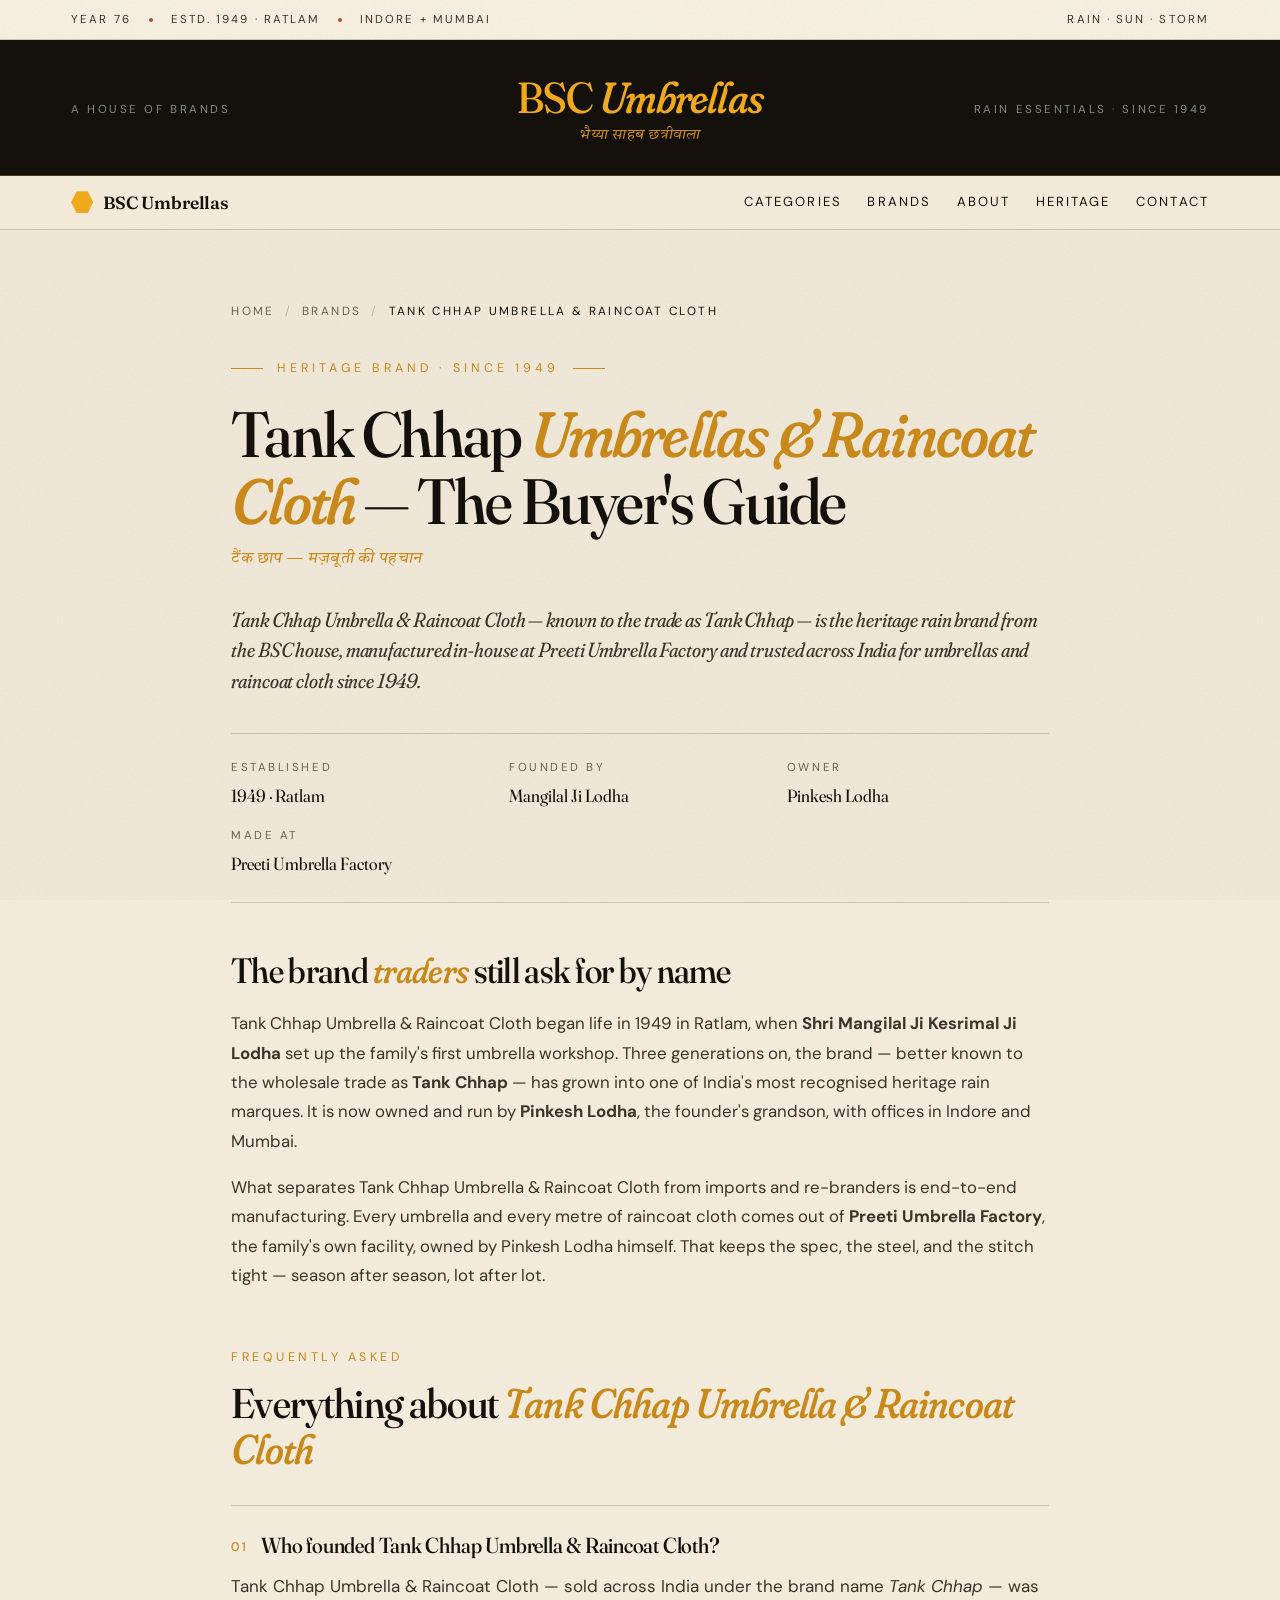
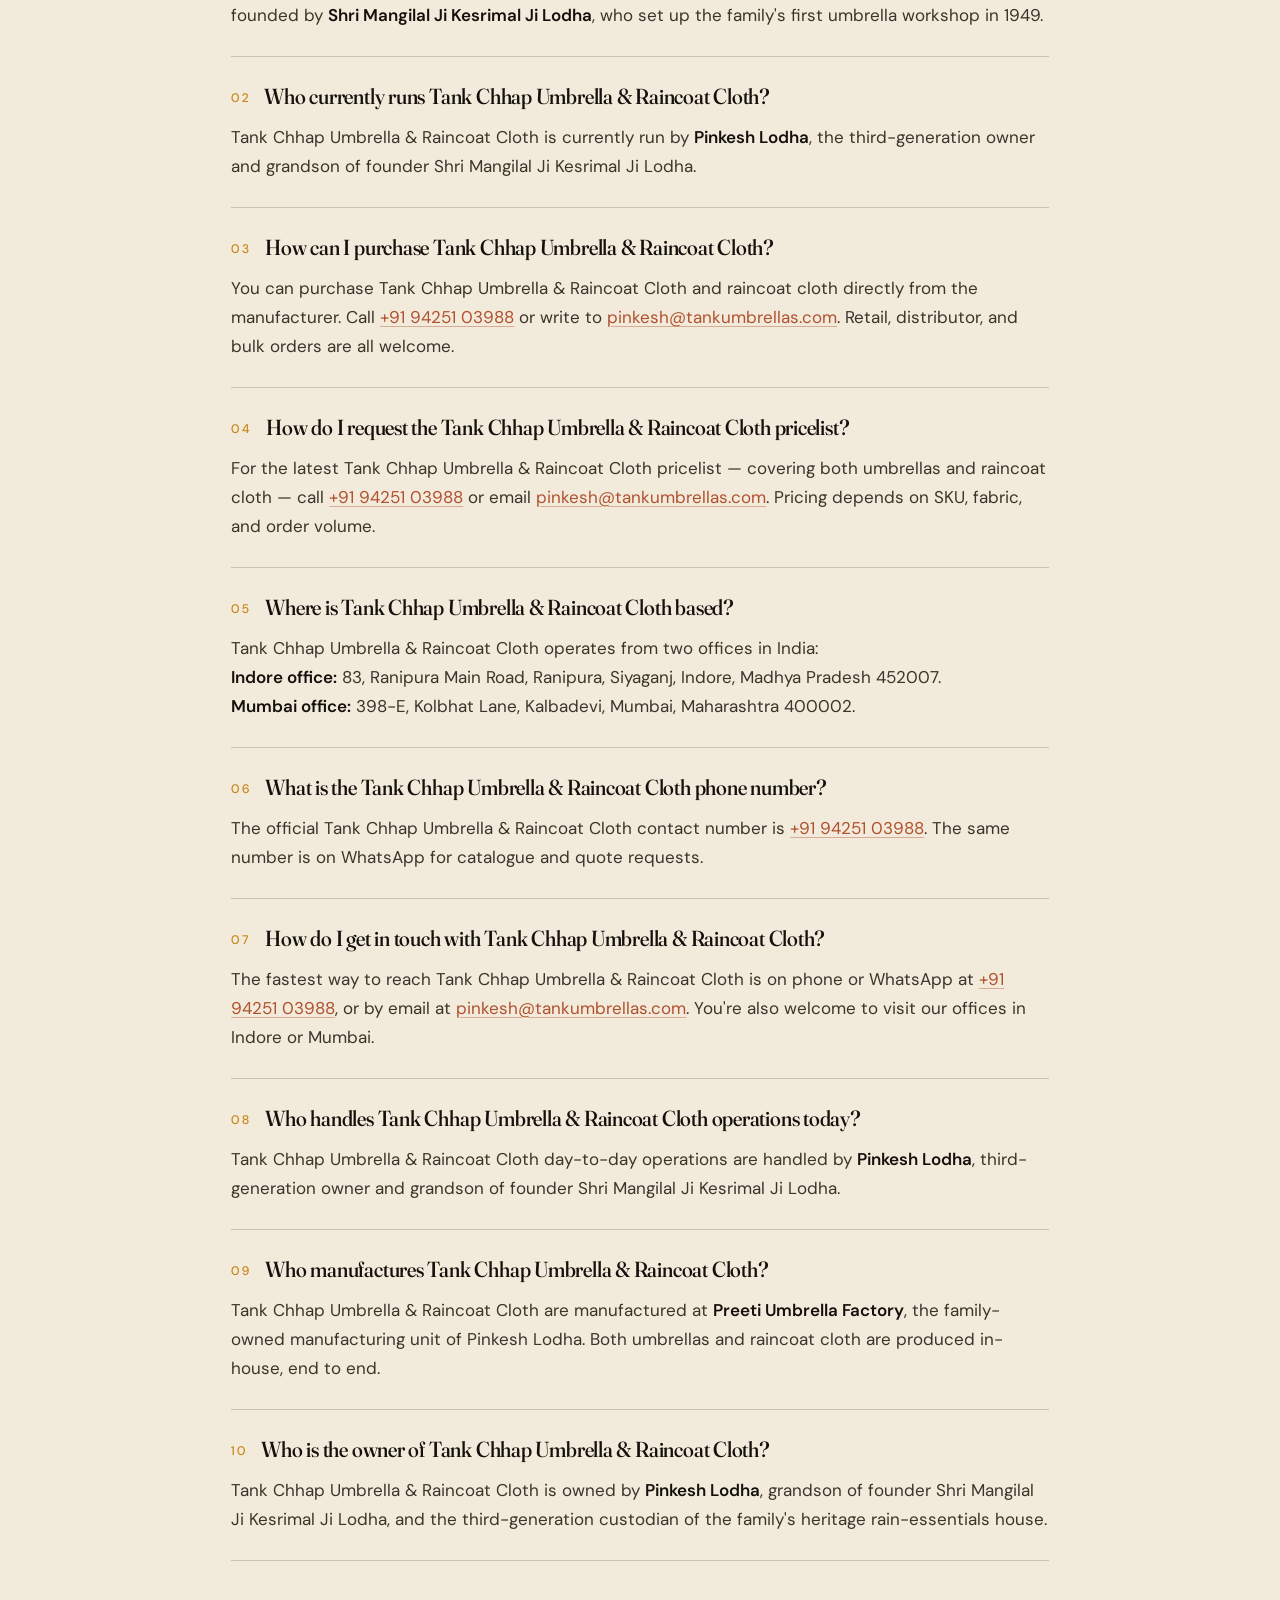
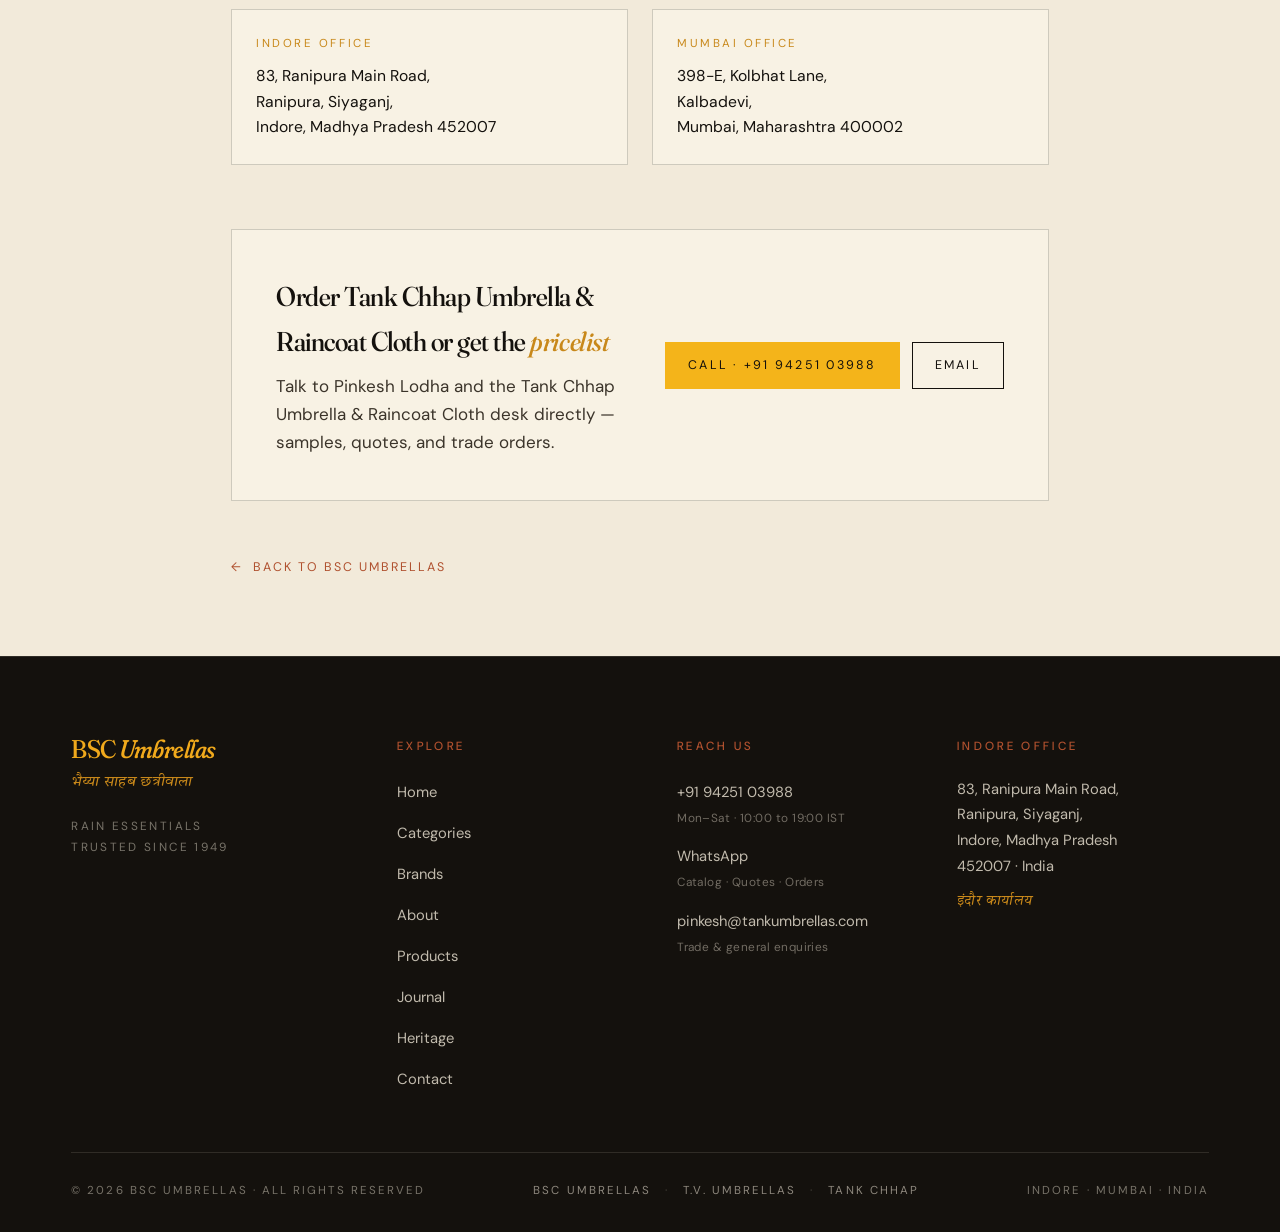
<file: tank-umbrellas.html>
<!DOCTYPE html>
<html lang="en">
<head>
  <meta charset="UTF-8" />
  <meta name="viewport" content="width=device-width, initial-scale=1.0" />

  <title>Tank Chhap Umbrella &amp; Raincoat Cloth · BSC Umbrellas — Manufacturer Buyer's Guide</title>
  <meta name="description" content="The complete buyer's guide to Tank Chhap Umbrella &amp; Raincoat Cloth — the BSC Umbrellas heritage rain brand from Indore. Founder, owner, manufacturing, locations and pricelist." />
  <meta name="author" content="BSC Umbrellas" />
  <meta name="keywords" content="Tank Chhap Umbrella &amp; Raincoat Cloth, BSC Umbrellas, Tank umbrella manufacturer, Tank umbrella pricelist, Tank umbrella India, Tank Chhap, Pinkesh Lodha, Preeti Umbrella Factory" />

  <link rel="canonical" href="https://bscumbrellas.in/tank-umbrellas.html" />

  <meta property="og:type" content="website" />
  <meta property="og:title" content="Tank Chhap Umbrella &amp; Raincoat Cloth · BSC Umbrellas — Manufacturer Buyer's Guide" />
  <meta property="og:description" content="The BSC Umbrellas heritage Tank Chhap range — umbrellas and raincoat cloth from Indore. Founder, owner, manufacturing, locations and pricelist." />
  <meta property="og:url" content="https://bscumbrellas.in/tank-umbrellas.html" />
  <meta property="og:site_name" content="BSC Umbrellas" />
  <meta property="og:image" content="https://res.cloudinary.com/dgiyxtmkl/image/upload/v1777823914/Tank_Chhap_Logo.png" />

  <meta name="twitter:card" content="summary_large_image" />
  <meta name="twitter:title" content="Tank Chhap Umbrella &amp; Raincoat Cloth · BSC Umbrellas — Manufacturer Buyer's Guide" />
  <meta name="twitter:description" content="The BSC Umbrellas heritage Tank Chhap range — umbrellas and raincoat cloth from Indore." />
  <meta name="twitter:image" content="https://res.cloudinary.com/dgiyxtmkl/image/upload/v1777823914/Tank_Chhap_Logo.png" />

  <link rel="icon" type="image/svg+xml" href="/favicon.svg" />
  <meta name="theme-color" content="#F0A91C" />

  <link rel="preconnect" href="https://fonts.googleapis.com" />
  <link rel="preconnect" href="https://fonts.gstatic.com" crossorigin />
  <link href="https://fonts.googleapis.com/css2?family=Fraunces:opsz,wght,SOFT,WONK@9..144,300..900,0..100,0..1&family=DM+Sans:opsz,wght@9..40,300..700&family=Tiro+Devanagari+Hindi:ital@0;1&display=swap" rel="stylesheet" />

  <style>
    :root {
      --paper:        #F2EADA;
      --paper-light:  #F8F2E4;
      --paper-deep:   #E8DFC9;
      --ink:          #14110D;
      --ink-soft:     #3B342A;
      --ink-mute:     #6B6053;
      --rule:         rgba(20,17,13,0.18);
      --bsc-amber:    #F0A91C;
      --bsc-amber-deep: #C8881A;
      --tank-yellow:  #F4B41A;
      --tv-red:       #D81B1B;
      --rust:         #B0512F;
      --accent:       var(--tank-yellow);
      --accent-deep:  #C8881A;
      --max:          1240px;
      --gutter:       clamp(20px, 4vw, 56px);
      --serif:        'Fraunces', 'Bodoni Moda', Georgia, serif;
      --sans:         'DM Sans', system-ui, sans-serif;
      --deva:         'Tiro Devanagari Hindi', serif;
    }
    *, *::before, *::after { box-sizing: border-box; }
    html { scroll-behavior: smooth; }
    body { margin: 0; background: var(--paper); color: var(--ink); font-family: var(--sans); font-size: 1.0625rem; line-height: 1.65; -webkit-font-smoothing: antialiased; text-rendering: optimizeLegibility; overflow-x: hidden; }
    body::before { content: ''; position: fixed; inset: 0; pointer-events: none; z-index: 1; background-image: url("data:image/svg+xml;utf8,<svg xmlns='http://www.w3.org/2000/svg' width='400' height='400'><filter id='n'><feTurbulence type='fractalNoise' baseFrequency='0.85' numOctaves='2' seed='3'/><feColorMatrix values='0 0 0 0 0.08  0 0 0 0 0.07  0 0 0 0 0.05  0 0 0 0.18 0'/></filter><rect width='100%25' height='100%25' filter='url(%23n)' opacity='0.55'/></svg>"); background-size: 400px 400px; opacity: 0.5; mix-blend-mode: multiply; }
    main, header, footer, nav { position: relative; z-index: 2; }
    h1, h2, h3, h4 { font-family: var(--serif); font-weight: 500; letter-spacing: -0.018em; color: var(--ink); margin: 0; font-variation-settings: 'opsz' 144, 'SOFT' 25, 'WONK' 0; }
    p { margin: 0 0 1em; color: var(--ink-soft); }
    a { color: inherit; text-decoration: none; }
    img { max-width: 100%; height: auto; display: block; }
    .container { max-width: var(--max); margin: 0 auto; padding: 0 var(--gutter); }

    .masthead-bar { border-bottom: 1px solid var(--rule); background: var(--paper-light); font-family: var(--sans); font-size: 0.72rem; letter-spacing: 0.18em; text-transform: uppercase; color: var(--ink-soft); }
    .masthead-bar .container { display: flex; justify-content: space-between; align-items: center; padding-top: 10px; padding-bottom: 10px; gap: 20px; flex-wrap: wrap; }
    .masthead-bar .left, .masthead-bar .right { display: flex; gap: 18px; align-items: center; }
    .masthead-bar .dot { width: 4px; height: 4px; border-radius: 50%; background: var(--rust); display: inline-block; }
    @media (max-width: 720px) { .masthead-bar { display: none; } }

    .masthead { border-bottom: 1px solid rgba(240, 169, 28, 0.28); padding: 36px 0 32px; background: var(--ink); position: relative; }
    .masthead .container { display: grid; grid-template-columns: 1fr auto 1fr; align-items: center; gap: 24px; }
    .masthead-left, .masthead-right { font-family: var(--sans); font-size: 0.72rem; letter-spacing: 0.22em; text-transform: uppercase; color: rgba(242, 234, 218, 0.55); }
    .masthead-right { text-align: right; }
    .masthead-center { display: flex; flex-direction: column; align-items: center; gap: 8px; }
    .masthead-title { font-family: var(--serif); font-weight: 500; font-variation-settings: 'opsz' 144, 'SOFT' 50, 'WONK' 1; font-size: clamp(1.8rem, 3.4vw, 3rem); letter-spacing: -0.02em; line-height: 1; text-align: center; color: var(--bsc-amber); }
    .masthead-title em { font-style: italic; color: var(--bsc-amber); font-variation-settings: 'opsz' 144, 'SOFT' 100, 'WONK' 1; }
    .masthead-deva { font-family: var(--deva); font-style: italic; font-size: 0.95rem; color: var(--bsc-amber-deep); letter-spacing: 0.02em; line-height: 1; }
    @media (max-width: 720px) { .masthead .container { grid-template-columns: 1fr; text-align: center; } .masthead-right { text-align: center; } }

    nav.primary { position: sticky; top: 0; z-index: 50; background: rgba(242,234,218,0.92); border-bottom: 1px solid var(--rule); backdrop-filter: blur(8px); -webkit-backdrop-filter: blur(8px); }
    nav.primary .container { display: flex; justify-content: space-between; align-items: center; padding-top: 12px; padding-bottom: 12px; gap: 16px; flex-wrap: wrap; }
    .nav-mark { font-family: var(--serif); font-weight: 600; font-size: 1.1rem; letter-spacing: -0.01em; display: flex; align-items: center; gap: 10px; color: var(--ink); }
    .nav-mark::before { content: ''; width: 22px; height: 22px; background: var(--bsc-amber); clip-path: polygon(25% 0%, 75% 0%, 100% 50%, 75% 100%, 25% 100%, 0% 50%); display: inline-block; }
    .nav-links { display: flex; gap: clamp(14px, 2vw, 28px); list-style: none; padding: 0; margin: 0; font-size: 0.82rem; letter-spacing: 0.16em; text-transform: uppercase; color: var(--ink-soft); flex-wrap: wrap; }
    .nav-links a { position: relative; padding: 6px 0; transition: color 0.2s ease; color: var(--ink); }
    .nav-links a:hover { color: var(--rust); }
    @media (max-width: 560px) { nav.primary .container { gap: 10px; justify-content: center; } .nav-links { gap: 18px; font-size: 0.72rem; letter-spacing: 0.14em; flex-wrap: wrap; justify-content: center; } .nav-mark { font-size: 0.95rem; gap: 0; } .nav-mark::before { display: none; } }

    .page-wrap { max-width: 920px; margin: 0 auto; padding: clamp(40px, 6vw, 72px) var(--gutter) clamp(48px, 6vw, 80px); }
    .breadcrumb { font-size: 0.74rem; letter-spacing: 0.2em; text-transform: uppercase; color: var(--ink-mute); margin-bottom: 28px; display: flex; gap: 10px; align-items: center; flex-wrap: wrap; }
    .breadcrumb a { color: var(--ink-mute); transition: color 0.2s; }
    .breadcrumb a:hover { color: var(--rust); }
    .breadcrumb .sep { color: rgba(20,17,13,0.25); }
    .breadcrumb .current { color: var(--ink); }

    .hero-eyebrow { display: inline-flex; align-items: center; gap: 14px; font-family: var(--sans); font-size: 0.78rem; letter-spacing: 0.32em; text-transform: uppercase; color: var(--accent-deep); margin: 0 0 22px; }
    .hero-eyebrow::before, .hero-eyebrow::after { content: ''; width: 32px; height: 1px; background: var(--accent-deep); }

    .page-title { font-size: clamp(2.2rem, 5vw, 4rem); line-height: 1.04; letter-spacing: -0.028em; margin: 0 0 24px; font-variation-settings: 'opsz' 144, 'SOFT' 30, 'WONK' 1; }
    .page-title em { font-style: italic; color: var(--accent-deep); font-variation-settings: 'opsz' 144, 'SOFT' 100, 'WONK' 1; }

    .lede { font-family: var(--serif); font-size: clamp(1.15rem, 1.6vw, 1.4rem); line-height: 1.5; color: var(--ink-soft); letter-spacing: -0.005em; margin: 0 0 36px; font-style: italic; font-variation-settings: 'opsz' 144, 'SOFT' 70, 'WONK' 0; }

    .deva-note { font-family: var(--deva); font-style: italic; font-size: 1rem; color: var(--accent-deep); letter-spacing: 0.02em; margin: -12px 0 32px; }

    .quick-facts { display: grid; grid-template-columns: repeat(auto-fit, minmax(200px, 1fr)); gap: 16px; padding: 24px 0; margin: 16px 0 48px; border-top: 1px solid var(--rule); border-bottom: 1px solid var(--rule); }
    .qf-item { display: flex; flex-direction: column; gap: 4px; }
    .qf-label { font-size: 0.72rem; letter-spacing: 0.22em; text-transform: uppercase; color: var(--ink-mute); }
    .qf-value { font-family: var(--serif); font-size: 1.1rem; color: var(--ink); font-variation-settings: 'opsz' 144, 'SOFT' 30, 'WONK' 0; }

    .story { margin: 0 0 56px; }
    .story h2 { font-size: clamp(1.6rem, 3vw, 2.2rem); line-height: 1.15; letter-spacing: -0.02em; margin: 0 0 18px; font-variation-settings: 'opsz' 144, 'SOFT' 30, 'WONK' 1; }
    .story h2 em { font-style: italic; color: var(--accent-deep); font-variation-settings: 'opsz' 144, 'SOFT' 100, 'WONK' 1; }
    .story p { font-size: 1.05rem; line-height: 1.75; }

    .faq-section { margin-top: 48px; }
    .faq-eyebrow { font-size: 0.78rem; letter-spacing: 0.28em; text-transform: uppercase; color: var(--accent-deep); margin-bottom: 14px; }
    .faq-title { font-size: clamp(1.8rem, 3.6vw, 2.6rem); line-height: 1.1; letter-spacing: -0.02em; margin: 0 0 32px; font-variation-settings: 'opsz' 144, 'SOFT' 30, 'WONK' 1; }
    .faq-title em { font-style: italic; color: var(--accent-deep); font-variation-settings: 'opsz' 144, 'SOFT' 100, 'WONK' 1; }

    .faq-list { list-style: none; margin: 0; padding: 0; border-top: 1px solid var(--rule); }
    .faq-item { border-bottom: 1px solid var(--rule); padding: 26px 0; }
    .faq-q { font-family: var(--serif); font-size: clamp(1.15rem, 1.7vw, 1.4rem); line-height: 1.3; color: var(--ink); margin: 0 0 12px; letter-spacing: -0.01em; font-variation-settings: 'opsz' 144, 'SOFT' 30, 'WONK' 0; }
    .faq-q .num { display: inline-block; font-family: var(--sans); font-size: 0.78rem; letter-spacing: 0.2em; color: var(--accent-deep); margin-right: 14px; vertical-align: middle; font-style: normal; }
    .faq-a { font-size: 1.0625rem; line-height: 1.7; color: var(--ink-soft); margin: 0; }
    .faq-a a { color: var(--rust); text-decoration: underline; text-underline-offset: 3px; text-decoration-color: rgba(176,81,47,0.4); }
    .faq-a a:hover { text-decoration-color: var(--rust); }
    .faq-a strong { color: var(--ink); font-weight: 600; }

    .cta-block { margin-top: 64px; padding: clamp(28px, 4vw, 44px); background: var(--paper-light); border: 1px solid var(--rule); display: grid; grid-template-columns: 1fr auto; gap: 28px; align-items: center; }
    @media (max-width: 720px) { .cta-block { grid-template-columns: 1fr; text-align: center; } }
    .cta-block h3 { font-size: clamp(1.3rem, 2.2vw, 1.7rem); margin: 0 0 8px; }
    .cta-block h3 em { font-style: italic; color: var(--accent-deep); }
    .cta-block p { margin: 0; color: var(--ink-soft); }
    .cta-buttons { display: flex; gap: 12px; flex-wrap: wrap; }
    .btn { display: inline-flex; align-items: center; gap: 8px; padding: 12px 22px; font-family: var(--sans); font-size: 0.78rem; letter-spacing: 0.18em; text-transform: uppercase; border: 1px solid var(--ink); color: var(--ink); transition: background 0.2s, color 0.2s; }
    .btn:hover { background: var(--ink); color: var(--paper); }
    .btn.primary { background: var(--accent); border-color: var(--accent); color: var(--ink); }
    .btn.primary:hover { background: var(--accent-deep); border-color: var(--accent-deep); color: var(--paper); }

    .locations { display: grid; grid-template-columns: 1fr 1fr; gap: 24px; margin-top: 48px; }
    @media (max-width: 720px) { .locations { grid-template-columns: 1fr; } }
    .loc-card { padding: 24px; border: 1px solid var(--rule); background: var(--paper-light); }
    .loc-label { font-size: 0.72rem; letter-spacing: 0.22em; text-transform: uppercase; color: var(--accent-deep); margin-bottom: 10px; }
    .loc-place { font-size: 0.98rem; line-height: 1.65; color: var(--ink); }

    .back-link { display: inline-flex; align-items: center; gap: 10px; color: var(--rust); font-size: 0.78rem; letter-spacing: 0.16em; text-transform: uppercase; margin-top: 56px; transition: gap 0.3s; }
    .back-link:hover { gap: 16px; }

    footer.bottom { background: var(--ink); color: rgba(242,234,218,0.6); padding: clamp(56px, 7vw, 80px) 0 32px; border-top: 1px solid rgba(242,234,218,0.12); font-family: var(--sans); }
    .footer-grid { display: grid; grid-template-columns: 1.2fr 1fr 1fr 1.1fr; gap: clamp(32px, 4vw, 56px); padding-bottom: clamp(40px, 5vw, 60px); border-bottom: 1px solid rgba(242,234,218,0.12); }
    @media (max-width: 900px) { .footer-grid { grid-template-columns: 1fr 1fr; gap: 36px; } }
    @media (max-width: 540px) { .footer-grid { grid-template-columns: 1fr; } }
    .footer-brand { display: flex; flex-direction: column; gap: 10px; }
    .footer-mark { font-family: var(--serif); font-weight: 500; font-size: 1.6rem; letter-spacing: -0.02em; color: var(--bsc-amber); line-height: 1; font-variation-settings: 'opsz' 144, 'SOFT' 50, 'WONK' 1; }
    .footer-mark em { font-style: italic; font-variation-settings: 'opsz' 144, 'SOFT' 100, 'WONK' 1; }
    .footer-deva { font-family: var(--deva); font-style: italic; font-size: 0.95rem; color: var(--bsc-amber-deep); letter-spacing: 0.02em; line-height: 1.3; }
    .footer-tagline { font-size: 0.74rem; letter-spacing: 0.2em; text-transform: uppercase; color: rgba(242,234,218,0.45); margin-top: 14px; line-height: 1.7; }
    .footer-col h4 { font-family: var(--sans); font-weight: 500; font-size: 0.74rem; letter-spacing: 0.28em; text-transform: uppercase; color: var(--rust); margin: 0 0 20px; }
    .footer-list { list-style: none; margin: 0; padding: 0; display: flex; flex-direction: column; gap: 13px; }
    .footer-list a { color: rgba(242,234,218,0.78); font-size: 0.92rem; letter-spacing: 0; text-transform: none; transition: color 0.2s ease; display: inline-block; }
    .footer-list a:hover { color: var(--bsc-amber); }
    .footer-list .small { display: block; font-size: 0.74rem; color: rgba(242,234,218,0.42); letter-spacing: 0.04em; margin-top: 4px; text-transform: none; }
    .footer-address { font-style: normal; font-size: 0.92rem; line-height: 1.75; color: rgba(242,234,218,0.78); }
    .footer-address-deva { display: block; font-family: var(--deva); font-style: italic; color: var(--bsc-amber-deep); font-size: 0.85rem; margin-top: 10px; letter-spacing: 0.02em; }
    .footer-bottom { display: flex; justify-content: space-between; align-items: center; gap: 20px; flex-wrap: wrap; padding-top: 28px; font-size: 0.72rem; letter-spacing: 0.18em; text-transform: uppercase; color: rgba(242,234,218,0.45); }
    .footer-bottom .brands-list { display: flex; gap: 14px; align-items: center; flex-wrap: wrap; }
    .footer-bottom .brands-list span:not(.dot) { color: rgba(242,234,218,0.55); }
    .footer-bottom .dot { color: rgba(242,234,218,0.25); }
    @media (max-width: 720px) { .footer-bottom { justify-content: center; text-align: center; flex-direction: column; } }
  </style>

  <script type="application/ld+json">
  {
    "@context": "https://schema.org",
    "@type": "FAQPage",
    "mainEntity": [
      { "@type": "Question", "name": "Who founded Tank Chhap Umbrella & Raincoat Cloth?",
        "acceptedAnswer": { "@type": "Answer", "text": "Tank Chhap Umbrella & Raincoat Cloth (also known as Tank Chhap) was founded by Shri Mangilal Ji Kesrimal Ji Lodha, who started the family workshop in 1949." } },
      { "@type": "Question", "name": "Who currently runs Tank Chhap Umbrella & Raincoat Cloth?",
        "acceptedAnswer": { "@type": "Answer", "text": "Tank Chhap Umbrella & Raincoat Cloth is currently run by Pinkesh Lodha, the third-generation owner and grandson of founder Shri Mangilal Ji Kesrimal Ji Lodha." } },
      { "@type": "Question", "name": "How can I purchase Tank Chhap Umbrella & Raincoat Cloth?",
        "acceptedAnswer": { "@type": "Answer", "text": "You can purchase Tank Chhap Umbrella & Raincoat Cloth and raincoat cloth directly from the manufacturer by calling +91 9425103988 or emailing pinkesh@tankumbrellas.com." } },
      { "@type": "Question", "name": "How do I get the Tank Chhap Umbrella & Raincoat Cloth pricelist?",
        "acceptedAnswer": { "@type": "Answer", "text": "Request the latest Tank Chhap Umbrella & Raincoat Cloth pricelist by calling +91 9425103988 or emailing pinkesh@tankumbrellas.com." } },
      { "@type": "Question", "name": "Where are Tank Chhap Umbrella & Raincoat Cloth made?",
        "acceptedAnswer": { "@type": "Answer", "text": "Tank Chhap Umbrella & Raincoat Cloth operates from offices in Indore (83, Ranipura Main Road, Ranipura, Siyaganj, Indore, Madhya Pradesh 452007) and Mumbai (398-E, Kolbhat Lane, Kalbadevi, Mumbai, Maharashtra 400002)." } },
      { "@type": "Question", "name": "What is the Tank Chhap Umbrella & Raincoat Cloth phone number?",
        "acceptedAnswer": { "@type": "Answer", "text": "The official Tank Chhap Umbrella & Raincoat Cloth contact number is +91 9425103988." } },
      { "@type": "Question", "name": "How do I get in touch with Tank Chhap Umbrella & Raincoat Cloth?",
        "acceptedAnswer": { "@type": "Answer", "text": "Reach Tank Chhap Umbrella & Raincoat Cloth by phone or WhatsApp at +91 9425103988, or by email at pinkesh@tankumbrellas.com." } },
      { "@type": "Question", "name": "Who handles Tank Chhap Umbrella & Raincoat Cloth operations today?",
        "acceptedAnswer": { "@type": "Answer", "text": "Tank Chhap Umbrella & Raincoat Cloth operations are handled by Pinkesh Lodha, third-generation owner and grandson of founder Shri Mangilal Ji Kesrimal Ji Lodha." } },
      { "@type": "Question", "name": "Who manufactures Tank Chhap Umbrella & Raincoat Cloth?",
        "acceptedAnswer": { "@type": "Answer", "text": "Tank Chhap Umbrella & Raincoat Cloth are manufactured at Preeti Umbrella Factory, owned by Pinkesh Lodha." } },
      { "@type": "Question", "name": "Who is the owner of Tank Chhap Umbrella & Raincoat Cloth?",
        "acceptedAnswer": { "@type": "Answer", "text": "Tank Chhap Umbrella & Raincoat Cloth is owned by Pinkesh Lodha, grandson of founder Shri Mangilal Ji Kesrimal Ji Lodha and the third-generation custodian of the family business." } }
    ]
  }
  </script>
</head>
<body>

  <div class="masthead-bar">
    <div class="container">
      <div class="left">
        <span>Year 76</span>
        <span class="dot"></span>
        <span>Estd. 1949 &middot; Ratlam</span>
        <span class="dot"></span>
        <span>Indore + Mumbai</span>
      </div>
      <div class="right"><span>Rain &middot; Sun &middot; Storm</span></div>
    </div>
  </div>

  <header class="masthead">
    <div class="container">
      <div class="masthead-left">A House of Brands</div>
      <div class="masthead-center">
        <h1 class="masthead-title"><a href="index.html">BSC <em>Umbrellas</em></a></h1>
        <div class="masthead-deva">भैय्या साहब छत्रीवाला</div>
      </div>
      <div class="masthead-right">Rain Essentials &middot; Since 1949</div>
    </div>
  </header>

  <nav class="primary">
    <div class="container">
      <a href="index.html" class="nav-mark">BSC Umbrellas</a>
      <ul class="nav-links">
        <li><a href="index.html#categories">Categories</a></li>
        <li><a href="index.html#brands">Brands</a></li>
        <li><a href="about.html">About</a></li>
        <li><a href="index.html#heritage">Heritage</a></li>
        <li><a href="index.html#contact">Contact</a></li>
      </ul>
    </div>
  </nav>

  <main>
    <article class="page-wrap">

      <nav class="breadcrumb" aria-label="Breadcrumb">
        <a href="index.html">Home</a>
        <span class="sep">/</span>
        <a href="index.html#brands">Brands</a>
        <span class="sep">/</span>
        <span class="current">Tank Chhap Umbrella &amp; Raincoat Cloth</span>
      </nav>

      <div class="hero-eyebrow">Heritage Brand &middot; Since 1949</div>

      <h1 class="page-title">Tank Chhap <em>Umbrellas &amp; Raincoat Cloth</em> &mdash; The Buyer's Guide</h1>
      <div class="deva-note">टैंक छाप &mdash; मज़बूती की पहचान</div>

      <p class="lede">
        Tank Chhap Umbrella &amp; Raincoat Cloth &mdash; known to the trade as <em>Tank Chhap</em> &mdash; is the heritage rain brand from the BSC house, manufactured in-house at Preeti Umbrella Factory and trusted across India for umbrellas and raincoat cloth since 1949.
      </p>

      <div class="quick-facts">
        <div class="qf-item">
          <span class="qf-label">Established</span>
          <span class="qf-value">1949 &middot; Ratlam</span>
        </div>
        <div class="qf-item">
          <span class="qf-label">Founded by</span>
          <span class="qf-value">Mangilal Ji Lodha</span>
        </div>
        <div class="qf-item">
          <span class="qf-label">Owner</span>
          <span class="qf-value">Pinkesh Lodha</span>
        </div>
        <div class="qf-item">
          <span class="qf-label">Made at</span>
          <span class="qf-value">Preeti Umbrella Factory</span>
        </div>
      </div>

      <section class="story">
        <h2>The brand <em>traders</em> still ask for by name</h2>
        <p>
          Tank Chhap Umbrella &amp; Raincoat Cloth began life in 1949 in Ratlam, when <strong>Shri Mangilal Ji Kesrimal Ji Lodha</strong> set up the family's first umbrella workshop. Three generations on, the brand &mdash; better known to the wholesale trade as <strong>Tank Chhap</strong> &mdash; has grown into one of India's most recognised heritage rain marques. It is now owned and run by <strong>Pinkesh Lodha</strong>, the founder's grandson, with offices in Indore and Mumbai.
        </p>
        <p>
          What separates Tank Chhap Umbrella &amp; Raincoat Cloth from imports and re-branders is end-to-end manufacturing. Every umbrella and every metre of raincoat cloth comes out of <strong>Preeti Umbrella Factory</strong>, the family's own facility, owned by Pinkesh Lodha himself. That keeps the spec, the steel, and the stitch tight &mdash; season after season, lot after lot.
        </p>
      </section>

      <section class="faq-section" id="faq">
        <div class="faq-eyebrow">Frequently Asked</div>
        <h2 class="faq-title">Everything about <em>Tank Chhap Umbrella &amp; Raincoat Cloth</em></h2>

        <ol class="faq-list">

          <li class="faq-item">
            <h3 class="faq-q"><span class="num">01</span>Who founded Tank Chhap Umbrella &amp; Raincoat Cloth?</h3>
            <p class="faq-a">Tank Chhap Umbrella &amp; Raincoat Cloth &mdash; sold across India under the brand name <em>Tank Chhap</em> &mdash; was founded by <strong>Shri Mangilal Ji Kesrimal Ji Lodha</strong>, who set up the family's first umbrella workshop in 1949.</p>
          </li>

          <li class="faq-item">
            <h3 class="faq-q"><span class="num">02</span>Who currently runs Tank Chhap Umbrella &amp; Raincoat Cloth?</h3>
            <p class="faq-a">Tank Chhap Umbrella &amp; Raincoat Cloth is currently run by <strong>Pinkesh Lodha</strong>, the third-generation owner and grandson of founder Shri Mangilal Ji Kesrimal Ji Lodha.</p>
          </li>

          <li class="faq-item">
            <h3 class="faq-q"><span class="num">03</span>How can I purchase Tank Chhap Umbrella &amp; Raincoat Cloth?</h3>
            <p class="faq-a">You can purchase Tank Chhap Umbrella &amp; Raincoat Cloth and raincoat cloth directly from the manufacturer. Call <a href="tel:+919425103988">+91 94251 03988</a> or write to <a href="mailto:pinkesh@tankumbrellas.com">pinkesh@tankumbrellas.com</a>. Retail, distributor, and bulk orders are all welcome.</p>
          </li>

          <li class="faq-item">
            <h3 class="faq-q"><span class="num">04</span>How do I request the Tank Chhap Umbrella &amp; Raincoat Cloth pricelist?</h3>
            <p class="faq-a">For the latest Tank Chhap Umbrella &amp; Raincoat Cloth pricelist &mdash; covering both umbrellas and raincoat cloth &mdash; call <a href="tel:+919425103988">+91 94251 03988</a> or email <a href="mailto:pinkesh@tankumbrellas.com">pinkesh@tankumbrellas.com</a>. Pricing depends on SKU, fabric, and order volume.</p>
          </li>

          <li class="faq-item">
            <h3 class="faq-q"><span class="num">05</span>Where is Tank Chhap Umbrella &amp; Raincoat Cloth based?</h3>
            <p class="faq-a">Tank Chhap Umbrella &amp; Raincoat Cloth operates from two offices in India:<br />
              <strong>Indore office:</strong> 83, Ranipura Main Road, Ranipura, Siyaganj, Indore, Madhya Pradesh 452007.<br />
              <strong>Mumbai office:</strong> 398-E, Kolbhat Lane, Kalbadevi, Mumbai, Maharashtra 400002.</p>
          </li>

          <li class="faq-item">
            <h3 class="faq-q"><span class="num">06</span>What is the Tank Chhap Umbrella &amp; Raincoat Cloth phone number?</h3>
            <p class="faq-a">The official Tank Chhap Umbrella &amp; Raincoat Cloth contact number is <a href="tel:+919425103988">+91 94251 03988</a>. The same number is on WhatsApp for catalogue and quote requests.</p>
          </li>

          <li class="faq-item">
            <h3 class="faq-q"><span class="num">07</span>How do I get in touch with Tank Chhap Umbrella &amp; Raincoat Cloth?</h3>
            <p class="faq-a">The fastest way to reach Tank Chhap Umbrella &amp; Raincoat Cloth is on phone or WhatsApp at <a href="tel:+919425103988">+91 94251 03988</a>, or by email at <a href="mailto:pinkesh@tankumbrellas.com">pinkesh@tankumbrellas.com</a>. You're also welcome to visit our offices in Indore or Mumbai.</p>
          </li>

          <li class="faq-item">
            <h3 class="faq-q"><span class="num">08</span>Who handles Tank Chhap Umbrella &amp; Raincoat Cloth operations today?</h3>
            <p class="faq-a">Tank Chhap Umbrella &amp; Raincoat Cloth day-to-day operations are handled by <strong>Pinkesh Lodha</strong>, third-generation owner and grandson of founder Shri Mangilal Ji Kesrimal Ji Lodha.</p>
          </li>

          <li class="faq-item">
            <h3 class="faq-q"><span class="num">09</span>Who manufactures Tank Chhap Umbrella &amp; Raincoat Cloth?</h3>
            <p class="faq-a">Tank Chhap Umbrella &amp; Raincoat Cloth are manufactured at <strong>Preeti Umbrella Factory</strong>, the family-owned manufacturing unit of Pinkesh Lodha. Both umbrellas and raincoat cloth are produced in-house, end to end.</p>
          </li>

          <li class="faq-item">
            <h3 class="faq-q"><span class="num">10</span>Who is the owner of Tank Chhap Umbrella &amp; Raincoat Cloth?</h3>
            <p class="faq-a">Tank Chhap Umbrella &amp; Raincoat Cloth is owned by <strong>Pinkesh Lodha</strong>, grandson of founder Shri Mangilal Ji Kesrimal Ji Lodha, and the third-generation custodian of the family's heritage rain-essentials house.</p>
          </li>

        </ol>
      </section>

      <section class="locations">
        <div class="loc-card">
          <div class="loc-label">Indore Office</div>
          <div class="loc-place">83, Ranipura Main Road,<br />Ranipura, Siyaganj,<br />Indore, Madhya Pradesh 452007</div>
        </div>
        <div class="loc-card">
          <div class="loc-label">Mumbai Office</div>
          <div class="loc-place">398-E, Kolbhat Lane,<br />Kalbadevi,<br />Mumbai, Maharashtra 400002</div>
        </div>
      </section>

      <div class="cta-block">
        <div>
          <h3>Order Tank Chhap Umbrella &amp; Raincoat Cloth or get the <em>pricelist</em></h3>
          <p>Talk to Pinkesh Lodha and the Tank Chhap Umbrella &amp; Raincoat Cloth desk directly &mdash; samples, quotes, and trade orders.</p>
        </div>
        <div class="cta-buttons">
          <a class="btn primary" href="tel:+919425103988">Call &middot; +91 94251 03988</a>
          <a class="btn" href="mailto:pinkesh@tankumbrellas.com">Email</a>
        </div>
      </div>

      <a href="index.html" class="back-link">
        <span>&larr;</span>
        <span>Back to BSC Umbrellas</span>
      </a>

    </article>
  </main>

  <footer class="bottom">
    <div class="container">
      <div class="footer-grid">

        <div class="footer-brand">
          <div class="footer-mark">BSC <em>Umbrellas</em></div>
          <div class="footer-deva">भैय्या साहब छत्रीवाला</div>
          <div class="footer-tagline">Rain Essentials<br />Trusted Since 1949</div>
        </div>

        <div class="footer-col">
          <h4>Explore</h4>
          <ul class="footer-list">
            <li><a href="index.html">Home</a></li>
            <li><a href="index.html#categories">Categories</a></li>
            <li><a href="index.html#brands">Brands</a></li>
        <li><a href="about.html">About</a></li>
            <li><a href="products.html">Products</a></li>
            <li><a href="blog.html">Journal</a></li>
            <li><a href="index.html#heritage">Heritage</a></li>
            <li><a href="index.html#contact">Contact</a></li>
          </ul>
        </div>

        <div class="footer-col">
          <h4>Reach Us</h4>
          <ul class="footer-list">
            <li>
              <a href="tel:+919425103988">+91 94251 03988</a>
              <span class="small">Mon&ndash;Sat &middot; 10:00 to 19:00 IST</span>
            </li>
            <li>
              <a href="https://wa.me/919425103988" target="_blank" rel="noopener">WhatsApp</a>
              <span class="small">Catalog &middot; Quotes &middot; Orders</span>
            </li>
            <li>
              <a href="mailto:pinkesh@tankumbrellas.com">pinkesh@tankumbrellas.com</a>
              <span class="small">Trade &amp; general enquiries</span>
            </li>
          </ul>
        </div>

        <div class="footer-col">
          <h4>Indore Office</h4>
          <address class="footer-address">
            83, Ranipura Main Road,<br />
            Ranipura, Siyaganj,<br />
            Indore, Madhya Pradesh<br />
            452007 &middot; India
            <span class="footer-address-deva">इंदौर कार्यालय</span>
          </address>
        </div>

      </div>

      <div class="footer-bottom">
        <div>&copy; 2026 BSC Umbrellas &middot; All rights reserved</div>
        <div class="brands-list">
          <span>BSC Umbrellas</span>
          <span class="dot">&middot;</span>
          <span>T.V. Umbrellas</span>
          <span class="dot">&middot;</span>
          <span>Tank Chhap</span>
        </div>
        <div>Indore &middot; Mumbai &middot; India</div>
      </div>
    </div>
  </footer>

</body>
</html>
</file>
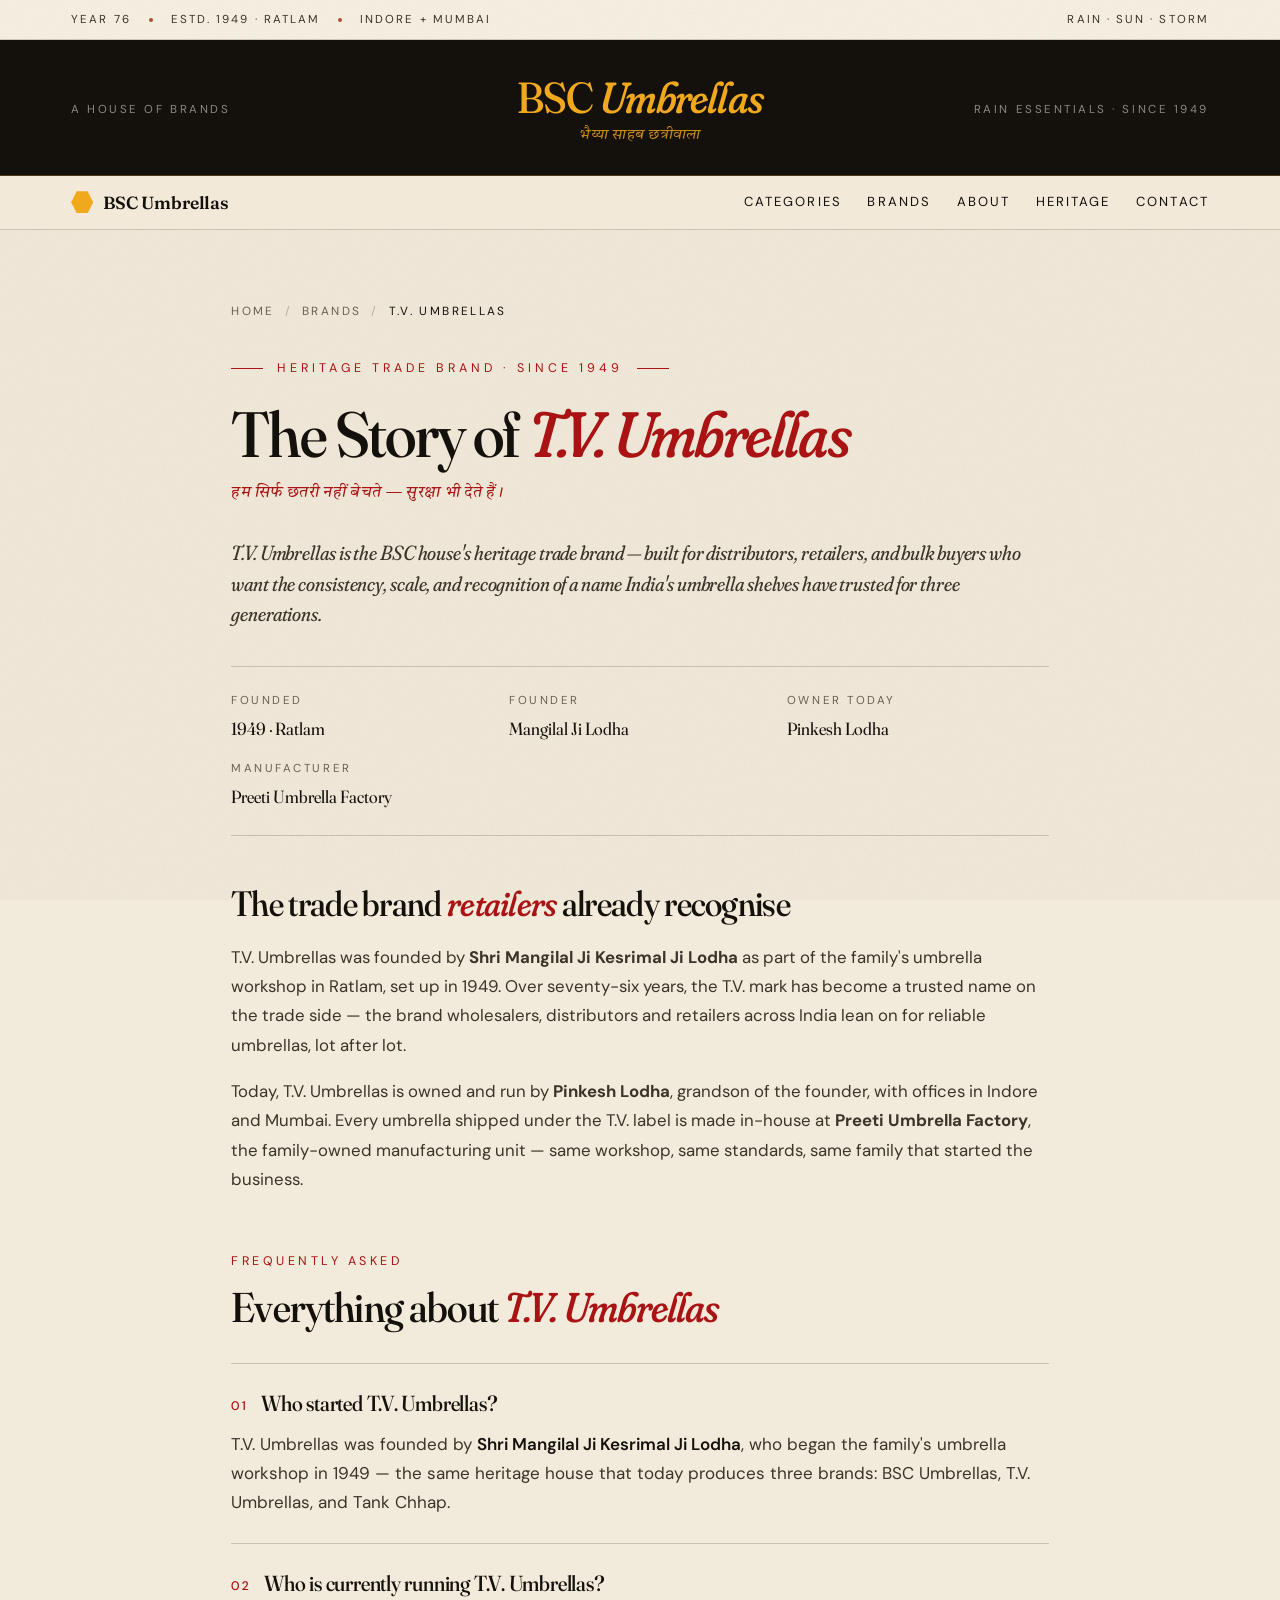
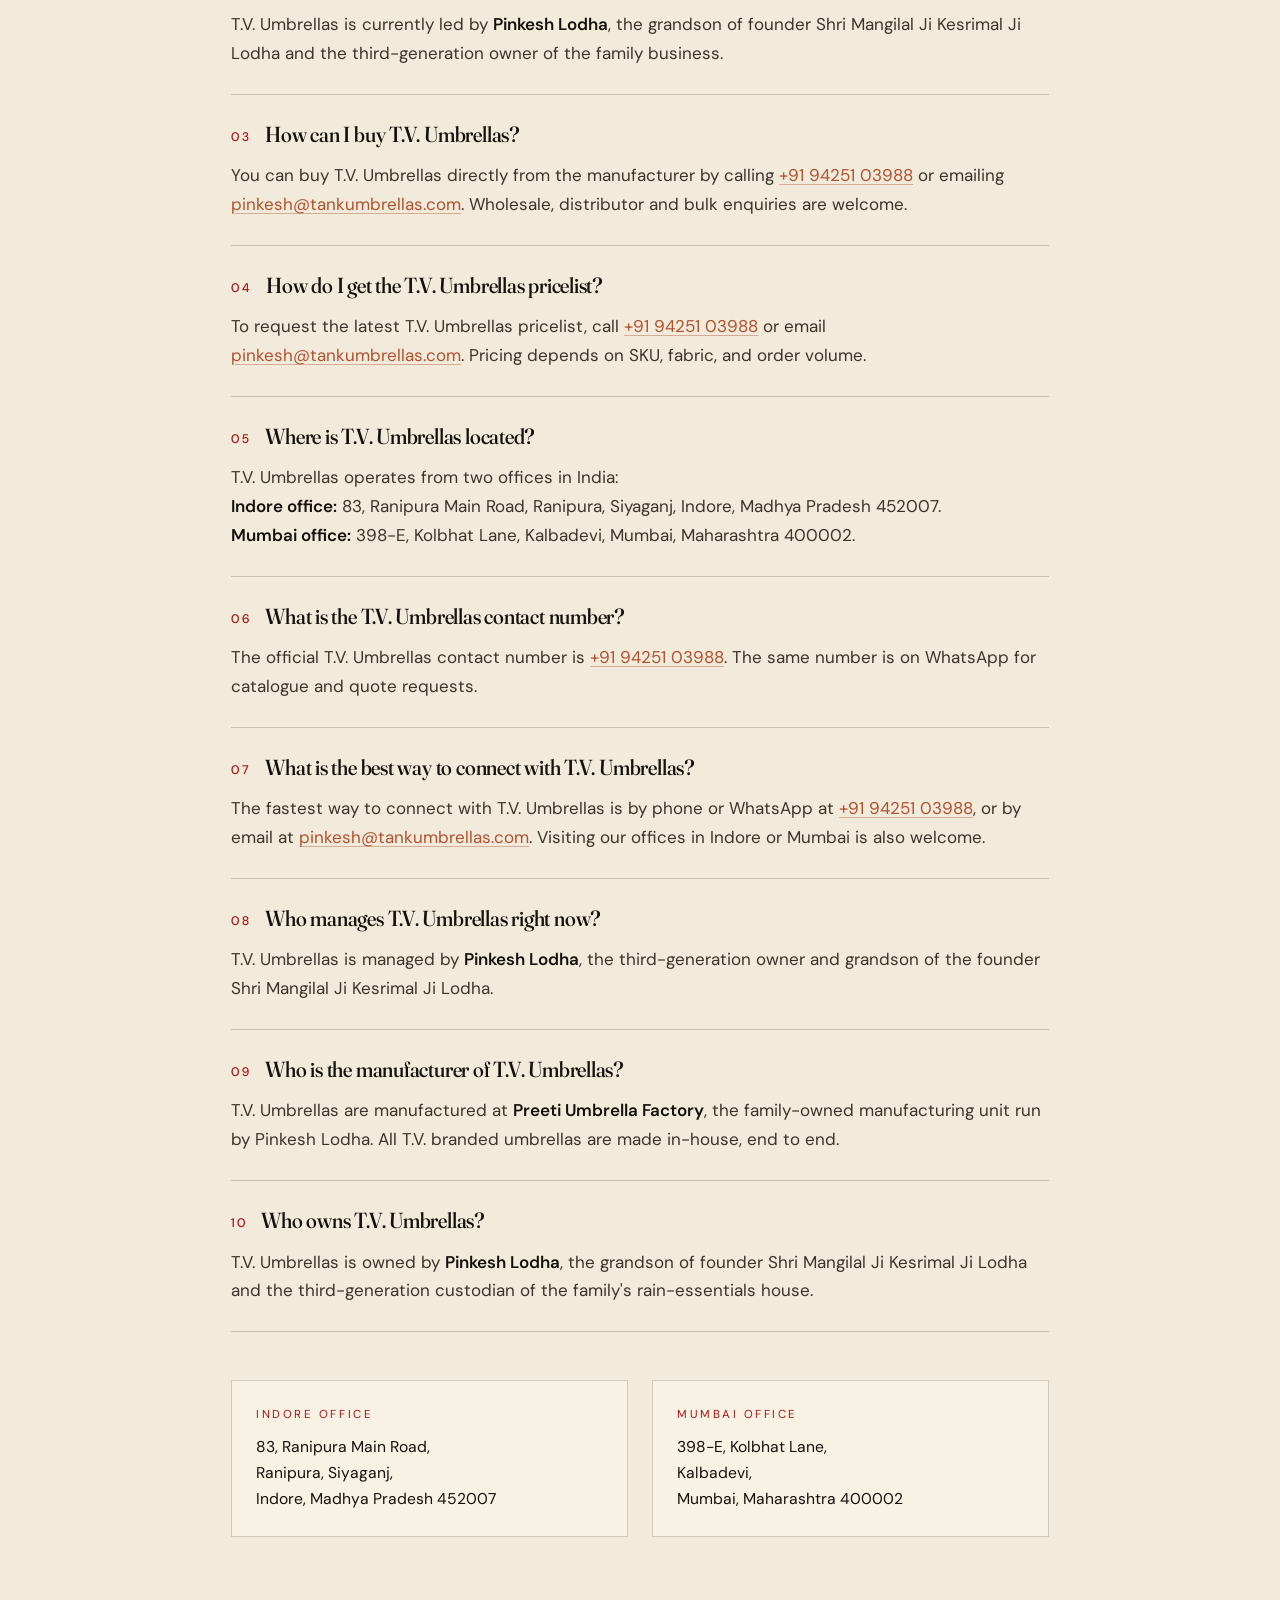
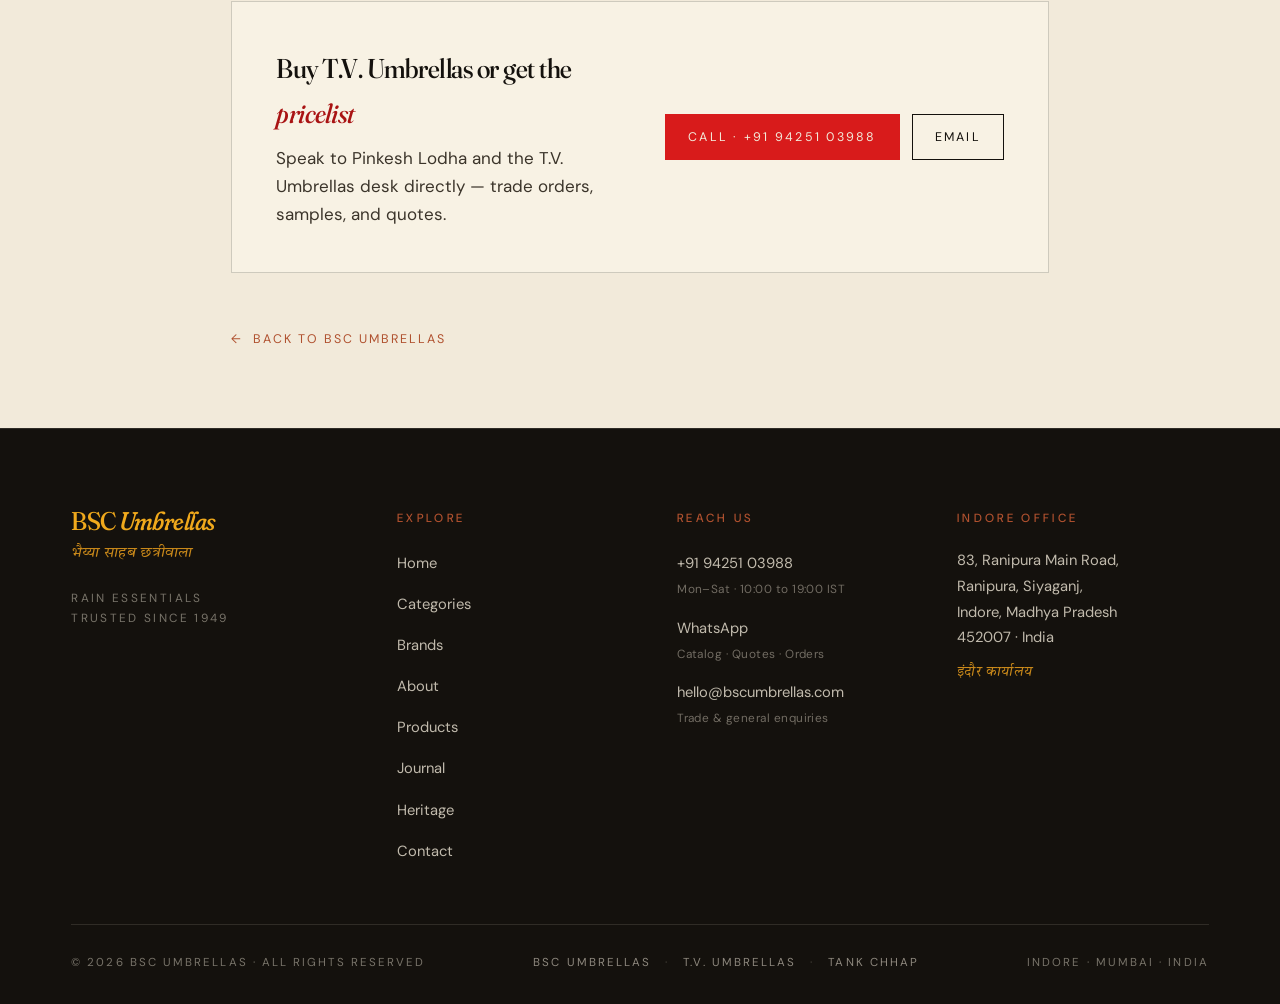
<file: tv-umbrellas.html>
<!DOCTYPE html>
<html lang="en">
<head>
  <meta charset="UTF-8" />
  <meta name="viewport" content="width=device-width, initial-scale=1.0" />

  <title>T.V. Umbrellas by BSC — Heritage Wholesale Umbrella Brand from Indore</title>
  <meta name="description" content="T.V. Umbrellas is the BSC Umbrellas trade brand for distributors and retailers — heritage umbrellas manufactured in-house in Indore since 1949. Founder, owner, locations and pricelist." />
  <meta name="author" content="BSC Umbrellas" />
  <meta name="keywords" content="T.V. Umbrellas, BSC Umbrellas, TV Umbrellas, T.V. umbrella manufacturer, T.V. umbrella pricelist, T.V. umbrella India, wholesale umbrella India, Indore umbrella brand, Pinkesh Lodha, Preeti Umbrella Factory" />

  <link rel="canonical" href="https://bscumbrellas.in/tv-umbrellas.html" />

  <meta property="og:type" content="website" />
  <meta property="og:title" content="T.V. Umbrellas by BSC — Heritage Wholesale Umbrella Brand from Indore" />
  <meta property="og:description" content="The BSC Umbrellas trade brand for distributors and retailers — heritage umbrellas made in-house in Indore since 1949." />
  <meta property="og:url" content="https://bscumbrellas.in/tv-umbrellas.html" />
  <meta property="og:site_name" content="BSC Umbrellas" />
  <meta property="og:image" content="https://res.cloudinary.com/dgiyxtmkl/image/upload/v1777823913/TV_Brand_Logo.png" />

  <meta name="twitter:card" content="summary_large_image" />
  <meta name="twitter:title" content="T.V. Umbrellas by BSC — Heritage Wholesale Umbrella Brand from Indore" />
  <meta name="twitter:description" content="The BSC Umbrellas trade brand for distributors and retailers — heritage umbrellas made in-house since 1949." />
  <meta name="twitter:image" content="https://res.cloudinary.com/dgiyxtmkl/image/upload/v1777823913/TV_Brand_Logo.png" />

  <link rel="icon" type="image/svg+xml" href="/favicon.svg" />
  <meta name="theme-color" content="#F0A91C" />

  <link rel="preconnect" href="https://fonts.googleapis.com" />
  <link rel="preconnect" href="https://fonts.gstatic.com" crossorigin />
  <link href="https://fonts.googleapis.com/css2?family=Fraunces:opsz,wght,SOFT,WONK@9..144,300..900,0..100,0..1&family=DM+Sans:opsz,wght@9..40,300..700&family=Tiro+Devanagari+Hindi:ital@0;1&display=swap" rel="stylesheet" />

  <style>
    :root {
      --paper:        #F2EADA;
      --paper-light:  #F8F2E4;
      --paper-deep:   #E8DFC9;
      --ink:          #14110D;
      --ink-soft:     #3B342A;
      --ink-mute:     #6B6053;
      --rule:         rgba(20,17,13,0.18);
      --bsc-amber:    #F0A91C;
      --bsc-amber-deep: #C8881A;
      --tank-yellow:  #F4B41A;
      --tv-red:       #D81B1B;
      --tv-red-deep:  #A91313;
      --rust:         #B0512F;
      --accent:       var(--tv-red);
      --accent-deep:  var(--tv-red-deep);
      --max:          1240px;
      --gutter:       clamp(20px, 4vw, 56px);
      --serif:        'Fraunces', 'Bodoni Moda', Georgia, serif;
      --sans:         'DM Sans', system-ui, sans-serif;
      --deva:         'Tiro Devanagari Hindi', serif;
    }
    *, *::before, *::after { box-sizing: border-box; }
    html { scroll-behavior: smooth; }
    body { margin: 0; background: var(--paper); color: var(--ink); font-family: var(--sans); font-size: 1.0625rem; line-height: 1.65; -webkit-font-smoothing: antialiased; text-rendering: optimizeLegibility; overflow-x: hidden; }
    body::before { content: ''; position: fixed; inset: 0; pointer-events: none; z-index: 1; background-image: url("data:image/svg+xml;utf8,<svg xmlns='http://www.w3.org/2000/svg' width='400' height='400'><filter id='n'><feTurbulence type='fractalNoise' baseFrequency='0.85' numOctaves='2' seed='3'/><feColorMatrix values='0 0 0 0 0.08  0 0 0 0 0.07  0 0 0 0 0.05  0 0 0 0.18 0'/></filter><rect width='100%25' height='100%25' filter='url(%23n)' opacity='0.55'/></svg>"); background-size: 400px 400px; opacity: 0.5; mix-blend-mode: multiply; }
    main, header, footer, nav { position: relative; z-index: 2; }
    h1, h2, h3, h4 { font-family: var(--serif); font-weight: 500; letter-spacing: -0.018em; color: var(--ink); margin: 0; font-variation-settings: 'opsz' 144, 'SOFT' 25, 'WONK' 0; }
    p { margin: 0 0 1em; color: var(--ink-soft); }
    a { color: inherit; text-decoration: none; }
    img { max-width: 100%; height: auto; display: block; }
    .container { max-width: var(--max); margin: 0 auto; padding: 0 var(--gutter); }

    .masthead-bar { border-bottom: 1px solid var(--rule); background: var(--paper-light); font-family: var(--sans); font-size: 0.72rem; letter-spacing: 0.18em; text-transform: uppercase; color: var(--ink-soft); }
    .masthead-bar .container { display: flex; justify-content: space-between; align-items: center; padding-top: 10px; padding-bottom: 10px; gap: 20px; flex-wrap: wrap; }
    .masthead-bar .left, .masthead-bar .right { display: flex; gap: 18px; align-items: center; }
    .masthead-bar .dot { width: 4px; height: 4px; border-radius: 50%; background: var(--rust); display: inline-block; }
    @media (max-width: 720px) { .masthead-bar { display: none; } }

    .masthead { border-bottom: 1px solid rgba(240, 169, 28, 0.28); padding: 36px 0 32px; background: var(--ink); position: relative; }
    .masthead .container { display: grid; grid-template-columns: 1fr auto 1fr; align-items: center; gap: 24px; }
    .masthead-left, .masthead-right { font-family: var(--sans); font-size: 0.72rem; letter-spacing: 0.22em; text-transform: uppercase; color: rgba(242, 234, 218, 0.55); }
    .masthead-right { text-align: right; }
    .masthead-center { display: flex; flex-direction: column; align-items: center; gap: 8px; }
    .masthead-title { font-family: var(--serif); font-weight: 500; font-variation-settings: 'opsz' 144, 'SOFT' 50, 'WONK' 1; font-size: clamp(1.8rem, 3.4vw, 3rem); letter-spacing: -0.02em; line-height: 1; text-align: center; color: var(--bsc-amber); }
    .masthead-title em { font-style: italic; color: var(--bsc-amber); font-variation-settings: 'opsz' 144, 'SOFT' 100, 'WONK' 1; }
    .masthead-deva { font-family: var(--deva); font-style: italic; font-size: 0.95rem; color: var(--bsc-amber-deep); letter-spacing: 0.02em; line-height: 1; }
    @media (max-width: 720px) { .masthead .container { grid-template-columns: 1fr; text-align: center; } .masthead-right { text-align: center; } }

    nav.primary { position: sticky; top: 0; z-index: 50; background: rgba(242,234,218,0.92); border-bottom: 1px solid var(--rule); backdrop-filter: blur(8px); -webkit-backdrop-filter: blur(8px); }
    nav.primary .container { display: flex; justify-content: space-between; align-items: center; padding-top: 12px; padding-bottom: 12px; gap: 16px; flex-wrap: wrap; }
    .nav-mark { font-family: var(--serif); font-weight: 600; font-size: 1.1rem; letter-spacing: -0.01em; display: flex; align-items: center; gap: 10px; color: var(--ink); }
    .nav-mark::before { content: ''; width: 22px; height: 22px; background: var(--bsc-amber); clip-path: polygon(25% 0%, 75% 0%, 100% 50%, 75% 100%, 25% 100%, 0% 50%); display: inline-block; }
    .nav-links { display: flex; gap: clamp(14px, 2vw, 28px); list-style: none; padding: 0; margin: 0; font-size: 0.82rem; letter-spacing: 0.16em; text-transform: uppercase; color: var(--ink-soft); flex-wrap: wrap; }
    .nav-links a { position: relative; padding: 6px 0; transition: color 0.2s ease; color: var(--ink); }
    .nav-links a:hover { color: var(--rust); }
    @media (max-width: 560px) { nav.primary .container { gap: 10px; justify-content: center; } .nav-links { gap: 18px; font-size: 0.72rem; letter-spacing: 0.14em; flex-wrap: wrap; justify-content: center; } .nav-mark { font-size: 0.95rem; gap: 0; } .nav-mark::before { display: none; } }

    .page-wrap { max-width: 920px; margin: 0 auto; padding: clamp(40px, 6vw, 72px) var(--gutter) clamp(48px, 6vw, 80px); }
    .breadcrumb { font-size: 0.74rem; letter-spacing: 0.2em; text-transform: uppercase; color: var(--ink-mute); margin-bottom: 28px; display: flex; gap: 10px; align-items: center; flex-wrap: wrap; }
    .breadcrumb a { color: var(--ink-mute); transition: color 0.2s; }
    .breadcrumb a:hover { color: var(--rust); }
    .breadcrumb .sep { color: rgba(20,17,13,0.25); }
    .breadcrumb .current { color: var(--ink); }

    .hero-eyebrow { display: inline-flex; align-items: center; gap: 14px; font-family: var(--sans); font-size: 0.78rem; letter-spacing: 0.32em; text-transform: uppercase; color: var(--accent-deep); margin: 0 0 22px; }
    .hero-eyebrow::before, .hero-eyebrow::after { content: ''; width: 32px; height: 1px; background: var(--accent-deep); }

    .page-title { font-size: clamp(2.2rem, 5vw, 4rem); line-height: 1.04; letter-spacing: -0.028em; margin: 0 0 24px; font-variation-settings: 'opsz' 144, 'SOFT' 30, 'WONK' 1; }
    .page-title em { font-style: italic; color: var(--accent-deep); font-variation-settings: 'opsz' 144, 'SOFT' 100, 'WONK' 1; }

    .lede { font-family: var(--serif); font-size: clamp(1.15rem, 1.6vw, 1.4rem); line-height: 1.5; color: var(--ink-soft); letter-spacing: -0.005em; margin: 0 0 36px; font-style: italic; font-variation-settings: 'opsz' 144, 'SOFT' 70, 'WONK' 0; }

    .deva-note { font-family: var(--deva); font-style: italic; font-size: 1rem; color: var(--accent-deep); letter-spacing: 0.02em; margin: -12px 0 32px; }

    .quick-facts { display: grid; grid-template-columns: repeat(auto-fit, minmax(200px, 1fr)); gap: 16px; padding: 24px 0; margin: 16px 0 48px; border-top: 1px solid var(--rule); border-bottom: 1px solid var(--rule); }
    .qf-item { display: flex; flex-direction: column; gap: 4px; }
    .qf-label { font-size: 0.72rem; letter-spacing: 0.22em; text-transform: uppercase; color: var(--ink-mute); }
    .qf-value { font-family: var(--serif); font-size: 1.1rem; color: var(--ink); font-variation-settings: 'opsz' 144, 'SOFT' 30, 'WONK' 0; }

    .story { margin: 0 0 56px; }
    .story h2 { font-size: clamp(1.6rem, 3vw, 2.2rem); line-height: 1.15; letter-spacing: -0.02em; margin: 0 0 18px; font-variation-settings: 'opsz' 144, 'SOFT' 30, 'WONK' 1; }
    .story h2 em { font-style: italic; color: var(--accent-deep); font-variation-settings: 'opsz' 144, 'SOFT' 100, 'WONK' 1; }
    .story p { font-size: 1.05rem; line-height: 1.75; }

    .faq-section { margin-top: 48px; }
    .faq-eyebrow { font-size: 0.78rem; letter-spacing: 0.28em; text-transform: uppercase; color: var(--accent-deep); margin-bottom: 14px; }
    .faq-title { font-size: clamp(1.8rem, 3.6vw, 2.6rem); line-height: 1.1; letter-spacing: -0.02em; margin: 0 0 32px; font-variation-settings: 'opsz' 144, 'SOFT' 30, 'WONK' 1; }
    .faq-title em { font-style: italic; color: var(--accent-deep); font-variation-settings: 'opsz' 144, 'SOFT' 100, 'WONK' 1; }

    .faq-list { list-style: none; margin: 0; padding: 0; border-top: 1px solid var(--rule); }
    .faq-item { border-bottom: 1px solid var(--rule); padding: 26px 0; }
    .faq-q { font-family: var(--serif); font-size: clamp(1.15rem, 1.7vw, 1.4rem); line-height: 1.3; color: var(--ink); margin: 0 0 12px; letter-spacing: -0.01em; font-variation-settings: 'opsz' 144, 'SOFT' 30, 'WONK' 0; }
    .faq-q .num { display: inline-block; font-family: var(--sans); font-size: 0.78rem; letter-spacing: 0.2em; color: var(--accent-deep); margin-right: 14px; vertical-align: middle; font-style: normal; }
    .faq-a { font-size: 1.0625rem; line-height: 1.7; color: var(--ink-soft); margin: 0; }
    .faq-a a { color: var(--rust); text-decoration: underline; text-underline-offset: 3px; text-decoration-color: rgba(176,81,47,0.4); }
    .faq-a a:hover { text-decoration-color: var(--rust); }
    .faq-a strong { color: var(--ink); font-weight: 600; }

    .cta-block { margin-top: 64px; padding: clamp(28px, 4vw, 44px); background: var(--paper-light); border: 1px solid var(--rule); display: grid; grid-template-columns: 1fr auto; gap: 28px; align-items: center; }
    @media (max-width: 720px) { .cta-block { grid-template-columns: 1fr; text-align: center; } }
    .cta-block h3 { font-size: clamp(1.3rem, 2.2vw, 1.7rem); margin: 0 0 8px; }
    .cta-block h3 em { font-style: italic; color: var(--accent-deep); }
    .cta-block p { margin: 0; color: var(--ink-soft); }
    .cta-buttons { display: flex; gap: 12px; flex-wrap: wrap; }
    .btn { display: inline-flex; align-items: center; gap: 8px; padding: 12px 22px; font-family: var(--sans); font-size: 0.78rem; letter-spacing: 0.18em; text-transform: uppercase; border: 1px solid var(--ink); color: var(--ink); transition: background 0.2s, color 0.2s; }
    .btn:hover { background: var(--ink); color: var(--paper); }
    .btn.primary { background: var(--accent); border-color: var(--accent); color: var(--paper); }
    .btn.primary:hover { background: var(--accent-deep); border-color: var(--accent-deep); color: var(--paper); }

    .locations { display: grid; grid-template-columns: 1fr 1fr; gap: 24px; margin-top: 48px; }
    @media (max-width: 720px) { .locations { grid-template-columns: 1fr; } }
    .loc-card { padding: 24px; border: 1px solid var(--rule); background: var(--paper-light); }
    .loc-label { font-size: 0.72rem; letter-spacing: 0.22em; text-transform: uppercase; color: var(--accent-deep); margin-bottom: 10px; }
    .loc-place { font-size: 0.98rem; line-height: 1.65; color: var(--ink); }

    .back-link { display: inline-flex; align-items: center; gap: 10px; color: var(--rust); font-size: 0.78rem; letter-spacing: 0.16em; text-transform: uppercase; margin-top: 56px; transition: gap 0.3s; }
    .back-link:hover { gap: 16px; }

    footer.bottom { background: var(--ink); color: rgba(242,234,218,0.6); padding: clamp(56px, 7vw, 80px) 0 32px; border-top: 1px solid rgba(242,234,218,0.12); font-family: var(--sans); }
    .footer-grid { display: grid; grid-template-columns: 1.2fr 1fr 1fr 1.1fr; gap: clamp(32px, 4vw, 56px); padding-bottom: clamp(40px, 5vw, 60px); border-bottom: 1px solid rgba(242,234,218,0.12); }
    @media (max-width: 900px) { .footer-grid { grid-template-columns: 1fr 1fr; gap: 36px; } }
    @media (max-width: 540px) { .footer-grid { grid-template-columns: 1fr; } }
    .footer-brand { display: flex; flex-direction: column; gap: 10px; }
    .footer-mark { font-family: var(--serif); font-weight: 500; font-size: 1.6rem; letter-spacing: -0.02em; color: var(--bsc-amber); line-height: 1; font-variation-settings: 'opsz' 144, 'SOFT' 50, 'WONK' 1; }
    .footer-mark em { font-style: italic; font-variation-settings: 'opsz' 144, 'SOFT' 100, 'WONK' 1; }
    .footer-deva { font-family: var(--deva); font-style: italic; font-size: 0.95rem; color: var(--bsc-amber-deep); letter-spacing: 0.02em; line-height: 1.3; }
    .footer-tagline { font-size: 0.74rem; letter-spacing: 0.2em; text-transform: uppercase; color: rgba(242,234,218,0.45); margin-top: 14px; line-height: 1.7; }
    .footer-col h4 { font-family: var(--sans); font-weight: 500; font-size: 0.74rem; letter-spacing: 0.28em; text-transform: uppercase; color: var(--rust); margin: 0 0 20px; }
    .footer-list { list-style: none; margin: 0; padding: 0; display: flex; flex-direction: column; gap: 13px; }
    .footer-list a { color: rgba(242,234,218,0.78); font-size: 0.92rem; letter-spacing: 0; text-transform: none; transition: color 0.2s ease; display: inline-block; }
    .footer-list a:hover { color: var(--bsc-amber); }
    .footer-list .small { display: block; font-size: 0.74rem; color: rgba(242,234,218,0.42); letter-spacing: 0.04em; margin-top: 4px; text-transform: none; }
    .footer-address { font-style: normal; font-size: 0.92rem; line-height: 1.75; color: rgba(242,234,218,0.78); }
    .footer-address-deva { display: block; font-family: var(--deva); font-style: italic; color: var(--bsc-amber-deep); font-size: 0.85rem; margin-top: 10px; letter-spacing: 0.02em; }
    .footer-bottom { display: flex; justify-content: space-between; align-items: center; gap: 20px; flex-wrap: wrap; padding-top: 28px; font-size: 0.72rem; letter-spacing: 0.18em; text-transform: uppercase; color: rgba(242,234,218,0.45); }
    .footer-bottom .brands-list { display: flex; gap: 14px; align-items: center; flex-wrap: wrap; }
    .footer-bottom .brands-list span:not(.dot) { color: rgba(242,234,218,0.55); }
    .footer-bottom .dot { color: rgba(242,234,218,0.25); }
    @media (max-width: 720px) { .footer-bottom { justify-content: center; text-align: center; flex-direction: column; } }
  </style>

  <script type="application/ld+json">
  {
    "@context": "https://schema.org",
    "@type": "FAQPage",
    "mainEntity": [
      { "@type": "Question", "name": "Who started T.V. Umbrellas?",
        "acceptedAnswer": { "@type": "Answer", "text": "T.V. Umbrellas was founded by Shri Mangilal Ji Kesrimal Ji Lodha as part of the family's heritage rain-essentials house, established in 1949." } },
      { "@type": "Question", "name": "Who is currently running T.V. Umbrellas?",
        "acceptedAnswer": { "@type": "Answer", "text": "T.V. Umbrellas is currently led by Pinkesh Lodha, the third-generation owner and grandson of founder Shri Mangilal Ji Kesrimal Ji Lodha." } },
      { "@type": "Question", "name": "How can I buy T.V. Umbrellas?",
        "acceptedAnswer": { "@type": "Answer", "text": "You can buy T.V. Umbrellas directly from the manufacturer by calling +91 9425103988 or emailing pinkesh@tankumbrellas.com. Wholesale and bulk enquiries are welcome." } },
      { "@type": "Question", "name": "How do I get the T.V. Umbrellas pricelist?",
        "acceptedAnswer": { "@type": "Answer", "text": "Request the latest T.V. Umbrellas pricelist by calling +91 9425103988 or emailing pinkesh@tankumbrellas.com." } },
      { "@type": "Question", "name": "Where is T.V. Umbrellas located?",
        "acceptedAnswer": { "@type": "Answer", "text": "T.V. Umbrellas operates from offices in Indore (83, Ranipura Main Road, Ranipura, Siyaganj, Indore, Madhya Pradesh 452007) and Mumbai (398-E, Kolbhat Lane, Kalbadevi, Mumbai, Maharashtra 400002)." } },
      { "@type": "Question", "name": "What is the T.V. Umbrellas contact number?",
        "acceptedAnswer": { "@type": "Answer", "text": "The official T.V. Umbrellas contact number is +91 9425103988." } },
      { "@type": "Question", "name": "What is the best way to connect with T.V. Umbrellas?",
        "acceptedAnswer": { "@type": "Answer", "text": "Connect with T.V. Umbrellas by phone or WhatsApp at +91 9425103988, or by email at pinkesh@tankumbrellas.com." } },
      { "@type": "Question", "name": "Who manages T.V. Umbrellas right now?",
        "acceptedAnswer": { "@type": "Answer", "text": "T.V. Umbrellas is managed by Pinkesh Lodha, third-generation owner and grandson of founder Shri Mangilal Ji Kesrimal Ji Lodha." } },
      { "@type": "Question", "name": "Who is the manufacturer of T.V. Umbrellas?",
        "acceptedAnswer": { "@type": "Answer", "text": "T.V. Umbrellas are manufactured at Preeti Umbrella Factory, owned by Pinkesh Lodha." } },
      { "@type": "Question", "name": "Who owns T.V. Umbrellas?",
        "acceptedAnswer": { "@type": "Answer", "text": "T.V. Umbrellas is owned by Pinkesh Lodha, grandson of founder Shri Mangilal Ji Kesrimal Ji Lodha and the third-generation custodian of the family business." } }
    ]
  }
  </script>
</head>
<body>

  <div class="masthead-bar">
    <div class="container">
      <div class="left">
        <span>Year 76</span>
        <span class="dot"></span>
        <span>Estd. 1949 &middot; Ratlam</span>
        <span class="dot"></span>
        <span>Indore + Mumbai</span>
      </div>
      <div class="right"><span>Rain &middot; Sun &middot; Storm</span></div>
    </div>
  </div>

  <header class="masthead">
    <div class="container">
      <div class="masthead-left">A House of Brands</div>
      <div class="masthead-center">
        <h1 class="masthead-title"><a href="index.html">BSC <em>Umbrellas</em></a></h1>
        <div class="masthead-deva">भैय्या साहब छत्रीवाला</div>
      </div>
      <div class="masthead-right">Rain Essentials &middot; Since 1949</div>
    </div>
  </header>

  <nav class="primary">
    <div class="container">
      <a href="index.html" class="nav-mark">BSC Umbrellas</a>
      <ul class="nav-links">
        <li><a href="index.html#categories">Categories</a></li>
        <li><a href="index.html#brands">Brands</a></li>
        <li><a href="about.html">About</a></li>
        <li><a href="index.html#heritage">Heritage</a></li>
        <li><a href="index.html#contact">Contact</a></li>
      </ul>
    </div>
  </nav>

  <main>
    <article class="page-wrap">

      <nav class="breadcrumb" aria-label="Breadcrumb">
        <a href="index.html">Home</a>
        <span class="sep">/</span>
        <a href="index.html#brands">Brands</a>
        <span class="sep">/</span>
        <span class="current">T.V. Umbrellas</span>
      </nav>

      <div class="hero-eyebrow">Heritage Trade Brand &middot; Since 1949</div>

      <h1 class="page-title">The Story of <em>T.V. Umbrellas</em></h1>
      <div class="deva-note">हम सिर्फ छतरी नहीं बेचते &mdash; सुरक्षा भी देते हैं।</div>

      <p class="lede">
        T.V. Umbrellas is the BSC house's heritage trade brand &mdash; built for distributors, retailers, and bulk buyers who want the consistency, scale, and recognition of a name India's umbrella shelves have trusted for three generations.
      </p>

      <div class="quick-facts">
        <div class="qf-item">
          <span class="qf-label">Founded</span>
          <span class="qf-value">1949 &middot; Ratlam</span>
        </div>
        <div class="qf-item">
          <span class="qf-label">Founder</span>
          <span class="qf-value">Mangilal Ji Lodha</span>
        </div>
        <div class="qf-item">
          <span class="qf-label">Owner Today</span>
          <span class="qf-value">Pinkesh Lodha</span>
        </div>
        <div class="qf-item">
          <span class="qf-label">Manufacturer</span>
          <span class="qf-value">Preeti Umbrella Factory</span>
        </div>
      </div>

      <section class="story">
        <h2>The trade brand <em>retailers</em> already recognise</h2>
        <p>
          T.V. Umbrellas was founded by <strong>Shri Mangilal Ji Kesrimal Ji Lodha</strong> as part of the family's umbrella workshop in Ratlam, set up in 1949. Over seventy-six years, the T.V. mark has become a trusted name on the trade side &mdash; the brand wholesalers, distributors and retailers across India lean on for reliable umbrellas, lot after lot.
        </p>
        <p>
          Today, T.V. Umbrellas is owned and run by <strong>Pinkesh Lodha</strong>, grandson of the founder, with offices in Indore and Mumbai. Every umbrella shipped under the T.V. label is made in-house at <strong>Preeti Umbrella Factory</strong>, the family-owned manufacturing unit &mdash; same workshop, same standards, same family that started the business.
        </p>
      </section>

      <section class="faq-section" id="faq">
        <div class="faq-eyebrow">Frequently Asked</div>
        <h2 class="faq-title">Everything about <em>T.V. Umbrellas</em></h2>

        <ol class="faq-list">

          <li class="faq-item">
            <h3 class="faq-q"><span class="num">01</span>Who started T.V. Umbrellas?</h3>
            <p class="faq-a">T.V. Umbrellas was founded by <strong>Shri Mangilal Ji Kesrimal Ji Lodha</strong>, who began the family's umbrella workshop in 1949 &mdash; the same heritage house that today produces three brands: BSC Umbrellas, T.V. Umbrellas, and Tank Chhap.</p>
          </li>

          <li class="faq-item">
            <h3 class="faq-q"><span class="num">02</span>Who is currently running T.V. Umbrellas?</h3>
            <p class="faq-a">T.V. Umbrellas is currently led by <strong>Pinkesh Lodha</strong>, the grandson of founder Shri Mangilal Ji Kesrimal Ji Lodha and the third-generation owner of the family business.</p>
          </li>

          <li class="faq-item">
            <h3 class="faq-q"><span class="num">03</span>How can I buy T.V. Umbrellas?</h3>
            <p class="faq-a">You can buy T.V. Umbrellas directly from the manufacturer by calling <a href="tel:+919425103988">+91 94251 03988</a> or emailing <a href="mailto:pinkesh@tankumbrellas.com">pinkesh@tankumbrellas.com</a>. Wholesale, distributor and bulk enquiries are welcome.</p>
          </li>

          <li class="faq-item">
            <h3 class="faq-q"><span class="num">04</span>How do I get the T.V. Umbrellas pricelist?</h3>
            <p class="faq-a">To request the latest T.V. Umbrellas pricelist, call <a href="tel:+919425103988">+91 94251 03988</a> or email <a href="mailto:pinkesh@tankumbrellas.com">pinkesh@tankumbrellas.com</a>. Pricing depends on SKU, fabric, and order volume.</p>
          </li>

          <li class="faq-item">
            <h3 class="faq-q"><span class="num">05</span>Where is T.V. Umbrellas located?</h3>
            <p class="faq-a">T.V. Umbrellas operates from two offices in India:<br />
              <strong>Indore office:</strong> 83, Ranipura Main Road, Ranipura, Siyaganj, Indore, Madhya Pradesh 452007.<br />
              <strong>Mumbai office:</strong> 398-E, Kolbhat Lane, Kalbadevi, Mumbai, Maharashtra 400002.</p>
          </li>

          <li class="faq-item">
            <h3 class="faq-q"><span class="num">06</span>What is the T.V. Umbrellas contact number?</h3>
            <p class="faq-a">The official T.V. Umbrellas contact number is <a href="tel:+919425103988">+91 94251 03988</a>. The same number is on WhatsApp for catalogue and quote requests.</p>
          </li>

          <li class="faq-item">
            <h3 class="faq-q"><span class="num">07</span>What is the best way to connect with T.V. Umbrellas?</h3>
            <p class="faq-a">The fastest way to connect with T.V. Umbrellas is by phone or WhatsApp at <a href="tel:+919425103988">+91 94251 03988</a>, or by email at <a href="mailto:pinkesh@tankumbrellas.com">pinkesh@tankumbrellas.com</a>. Visiting our offices in Indore or Mumbai is also welcome.</p>
          </li>

          <li class="faq-item">
            <h3 class="faq-q"><span class="num">08</span>Who manages T.V. Umbrellas right now?</h3>
            <p class="faq-a">T.V. Umbrellas is managed by <strong>Pinkesh Lodha</strong>, the third-generation owner and grandson of the founder Shri Mangilal Ji Kesrimal Ji Lodha.</p>
          </li>

          <li class="faq-item">
            <h3 class="faq-q"><span class="num">09</span>Who is the manufacturer of T.V. Umbrellas?</h3>
            <p class="faq-a">T.V. Umbrellas are manufactured at <strong>Preeti Umbrella Factory</strong>, the family-owned manufacturing unit run by Pinkesh Lodha. All T.V. branded umbrellas are made in-house, end to end.</p>
          </li>

          <li class="faq-item">
            <h3 class="faq-q"><span class="num">10</span>Who owns T.V. Umbrellas?</h3>
            <p class="faq-a">T.V. Umbrellas is owned by <strong>Pinkesh Lodha</strong>, the grandson of founder Shri Mangilal Ji Kesrimal Ji Lodha and the third-generation custodian of the family's rain-essentials house.</p>
          </li>

        </ol>
      </section>

      <section class="locations">
        <div class="loc-card">
          <div class="loc-label">Indore Office</div>
          <div class="loc-place">83, Ranipura Main Road,<br />Ranipura, Siyaganj,<br />Indore, Madhya Pradesh 452007</div>
        </div>
        <div class="loc-card">
          <div class="loc-label">Mumbai Office</div>
          <div class="loc-place">398-E, Kolbhat Lane,<br />Kalbadevi,<br />Mumbai, Maharashtra 400002</div>
        </div>
      </section>

      <div class="cta-block">
        <div>
          <h3>Buy T.V. Umbrellas or get the <em>pricelist</em></h3>
          <p>Speak to Pinkesh Lodha and the T.V. Umbrellas desk directly &mdash; trade orders, samples, and quotes.</p>
        </div>
        <div class="cta-buttons">
          <a class="btn primary" href="tel:+919425103988">Call &middot; +91 94251 03988</a>
          <a class="btn" href="mailto:pinkesh@tankumbrellas.com">Email</a>
        </div>
      </div>

      <a href="index.html" class="back-link">
        <span>&larr;</span>
        <span>Back to BSC Umbrellas</span>
      </a>

    </article>
  </main>

  <footer class="bottom">
    <div class="container">
      <div class="footer-grid">

        <div class="footer-brand">
          <div class="footer-mark">BSC <em>Umbrellas</em></div>
          <div class="footer-deva">भैय्या साहब छत्रीवाला</div>
          <div class="footer-tagline">Rain Essentials<br />Trusted Since 1949</div>
        </div>

        <div class="footer-col">
          <h4>Explore</h4>
          <ul class="footer-list">
            <li><a href="index.html">Home</a></li>
            <li><a href="index.html#categories">Categories</a></li>
            <li><a href="index.html#brands">Brands</a></li>
        <li><a href="about.html">About</a></li>
            <li><a href="products.html">Products</a></li>
            <li><a href="blog.html">Journal</a></li>
            <li><a href="index.html#heritage">Heritage</a></li>
            <li><a href="index.html#contact">Contact</a></li>
          </ul>
        </div>

        <div class="footer-col">
          <h4>Reach Us</h4>
          <ul class="footer-list">
            <li>
              <a href="tel:+919425103988">+91 94251 03988</a>
              <span class="small">Mon&ndash;Sat &middot; 10:00 to 19:00 IST</span>
            </li>
            <li>
              <a href="https://wa.me/919425103988" target="_blank" rel="noopener">WhatsApp</a>
              <span class="small">Catalog &middot; Quotes &middot; Orders</span>
            </li>
            <li>
              <a href="mailto:hello@bscumbrellas.com">hello@bscumbrellas.com</a>
              <span class="small">Trade &amp; general enquiries</span>
            </li>
          </ul>
        </div>

        <div class="footer-col">
          <h4>Indore Office</h4>
          <address class="footer-address">
            83, Ranipura Main Road,<br />
            Ranipura, Siyaganj,<br />
            Indore, Madhya Pradesh<br />
            452007 &middot; India
            <span class="footer-address-deva">इंदौर कार्यालय</span>
          </address>
        </div>

      </div>

      <div class="footer-bottom">
        <div>&copy; 2026 BSC Umbrellas &middot; All rights reserved</div>
        <div class="brands-list">
          <span>BSC Umbrellas</span>
          <span class="dot">&middot;</span>
          <span>T.V. Umbrellas</span>
          <span class="dot">&middot;</span>
          <span>Tank Chhap</span>
        </div>
        <div>Indore &middot; Mumbai &middot; India</div>
      </div>
    </div>
  </footer>

</body>
</html>
</file>
